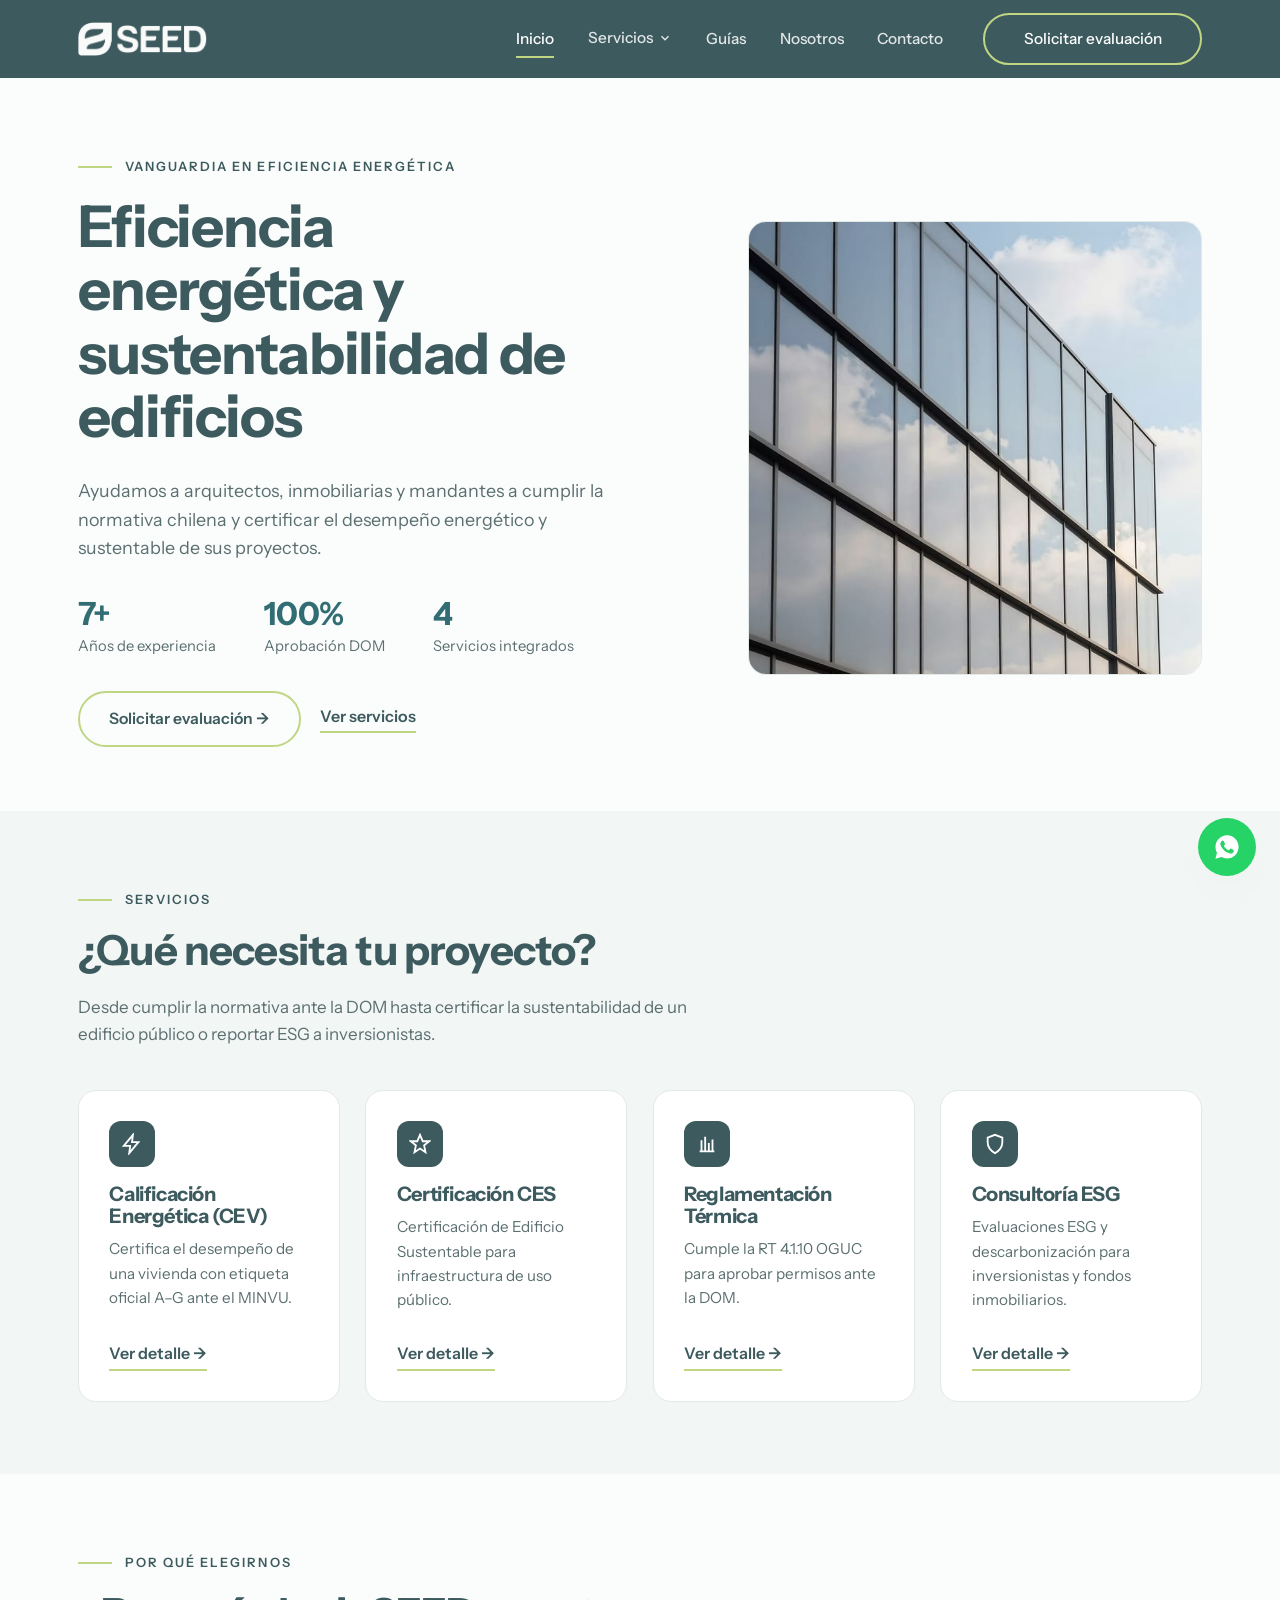
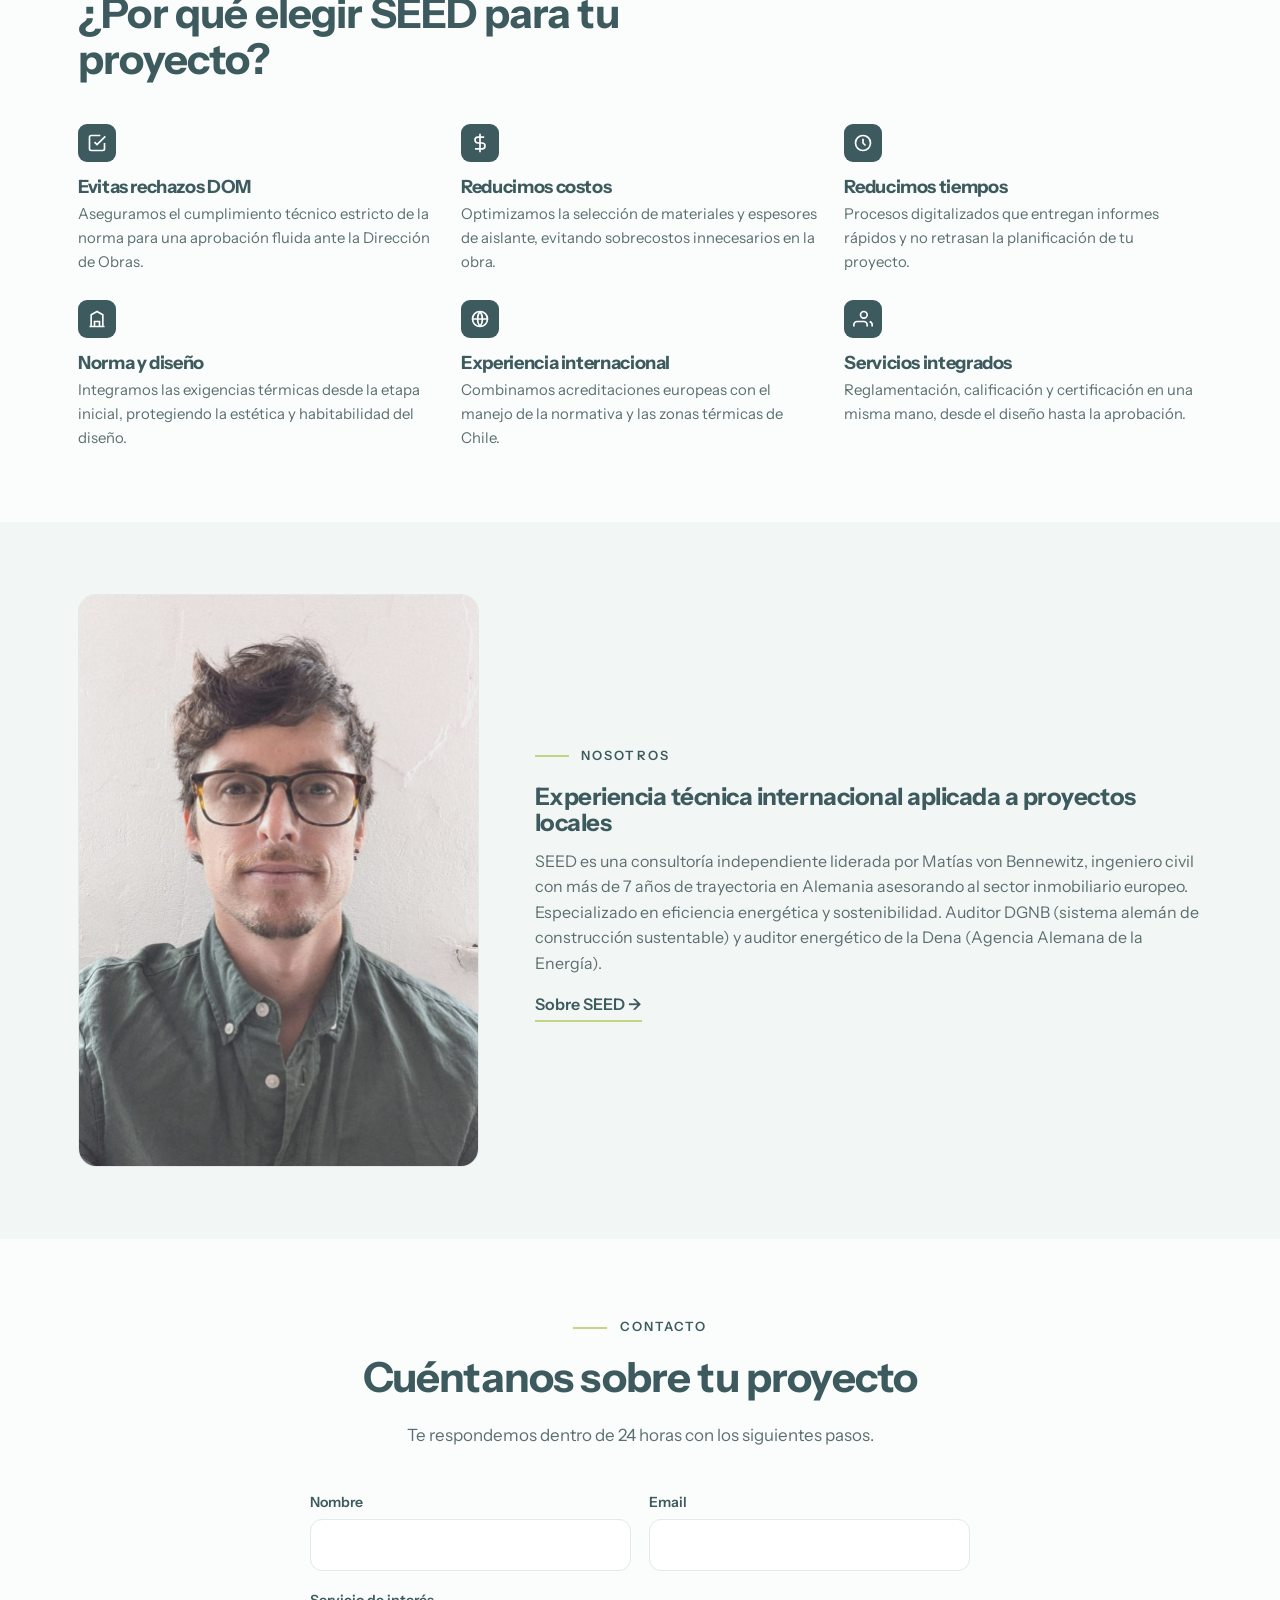
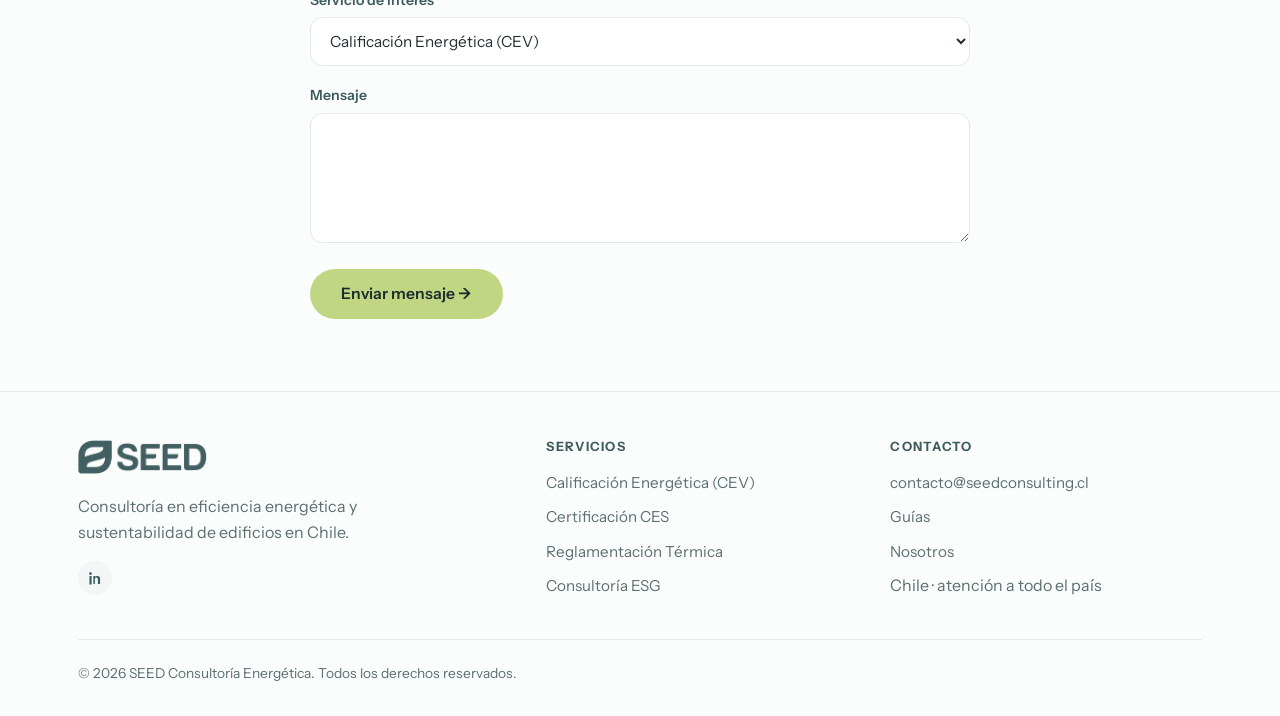
<file: index.html>
<!DOCTYPE html>
<html lang="es">
<head>
  <meta charset="UTF-8" />
  <meta name="viewport" content="width=device-width, initial-scale=1.0" />
  <title>Consultoría en Eficiencia Energética en Chile | SEED</title>
  <meta name="description" content="Consultoría en Calificación Energética (CEV), Certificación CES, Reglamentación Térmica y ESG en Chile." />
  <link rel="canonical" href="https://www.seedconsulting.cl/" />
  <link rel="icon" type="image/png" sizes="32x32" href="favicon-32.png" />
  <link rel="apple-touch-icon" href="apple-touch-icon.png" />
  <meta name="theme-color" content="#3D5A5E" />
  <meta property="og:type" content="website" />
  <meta property="og:site_name" content="SEED" />
  <meta property="og:locale" content="es_CL" />
  <meta property="og:url" content="https://www.seedconsulting.cl/" />
  <meta property="og:title" content="Consultoría en Eficiencia Energética en Chile | SEED" />
  <meta property="og:description" content="Consultoría en Calificación Energética (CEV), Certificación CES, Reglamentación Térmica y ESG en Chile." />
  <meta property="og:image" content="https://www.seedconsulting.cl/img/og-seed.jpg" />
  <meta property="og:image:width" content="1200" />
  <meta property="og:image:height" content="630" />
  <meta property="og:image:alt" content="SEED — Eficiencia energética y sustentabilidad de edificios, Chile" />
  <meta name="twitter:card" content="summary_large_image" />
  <meta name="twitter:title" content="Consultoría en Eficiencia Energética en Chile | SEED" />
  <meta name="twitter:description" content="Consultoría en Calificación Energética (CEV), Certificación CES, Reglamentación Térmica y ESG en Chile." />
  <meta name="twitter:image" content="https://www.seedconsulting.cl/img/og-seed.jpg" />
  <link rel="preconnect" href="https://fonts.googleapis.com" />
  <link rel="preconnect" href="https://fonts.gstatic.com" crossorigin />
  <link href="https://fonts.googleapis.com/css2?family=Instrument+Sans:ital,wght@0,400;0,500;0,600;0,700;1,400&display=swap" rel="stylesheet" />
  <link rel="stylesheet" href="styles.css" />
  <script type="application/ld+json">
  {
    "@context": "https://schema.org",
    "@type": "ProfessionalService",
    "name": "SEED Consultoría Energética",
    "url": "https://www.seedconsulting.cl/",
    "logo": "https://www.seedconsulting.cl/icon-512.png",
    "image": "https://www.seedconsulting.cl/img/og-seed.jpg",
    "description": "Consultoría en eficiencia energética y sustentabilidad de edificios en Chile: Calificación Energética (CEV), Certificación CES, Reglamentación Térmica 4.1.10 OGUC y consultoría ESG.",
    "email": "contacto@seedconsulting.cl",
    "areaServed": {
      "@type": "Country",
      "name": "Chile"
    },
    "founder": {
      "@type": "Person",
      "name": "Matías von Bennewitz"
    },
    "sameAs": [
      "https://www.linkedin.com/in/matias-von-bennewitz/"
    ],
    "knowsAbout": [
      "Calificación Energética de Viviendas (CEV)",
      "Certificación Edificio Sustentable (CES)",
      "Reglamentación Térmica 4.1.10 OGUC",
      "Consultoría ESG y descarbonización"
    ]
  }
  </script>
</head>
<body class="page-home">

  <a class="skip-link" href="#contenido">Saltar al contenido</a>

<header class="site-header">
    <div class="wrap nav">
      <a href="index.html" class="brand"><img src="img/logo-seed-blanco.png" alt="SEED" width="1081" height="280" loading="eager" fetchpriority="high" decoding="async"></a>
      <button class="nav-toggle" aria-label="Abrir menú" aria-expanded="false">
        <svg width="26" height="26" viewBox="0 0 24 24" fill="none" stroke="currentColor" stroke-width="2"><path d="M3 6h18M3 12h18M3 18h18"/></svg>
      </button>
      <ul class="nav-links">
        <li><a href="index.html" data-nav="inicio" class="active">Inicio</a></li>
        <li class="dropdown">
          <button class="dropdown-toggle" aria-expanded="false" aria-haspopup="true">
            Servicios
            <svg class="chev" width="14" height="14" viewBox="0 0 24 24" fill="none" stroke="currentColor" stroke-width="2.4"><path d="M6 9l6 6 6-6"/></svg>
          </button>
          <div class="dropdown-menu" role="menu">
            <a href="calificacion-energetica.html">Calificación Energética (CEV)<small>Etiqueta oficial A–G · MINVU</small></a>
            <a href="certificacion-ces.html">Certificación CES<small>Edificio Sustentable de uso público</small></a>
            <a href="reglamentacion-termica.html">Reglamentación Térmica<small>Cumplimiento 4.1.10 OGUC</small></a>
            <a href="consultoria-esg.html">Consultoría ESG<small>Descarbonización y marcos internacionales</small></a>
          </div>
        </li>
        <li><a href="guias.html" data-nav="guias">Guías</a></li>
        <li><a href="nosotros.html" data-nav="nosotros">Nosotros</a></li>
        <li><a href="contacto.html" data-nav="contacto">Contacto</a></li>
        <li class="nav-cta"><a href="contacto.html" class="btn btn-ghost-light">Solicitar evaluación</a></li>
      </ul>
    </div>
  </header>

  <main id="contenido">

  <!-- HERO dividido -->
  <section class="hero">
    <div class="wrap hero-split">
      <div>
        <span class="eyebrow">Vanguardia en eficiencia energética</span>
        <h1>Eficiencia energética y sustentabilidad de edificios</h1>
        <p class="lead">Ayudamos a arquitectos, inmobiliarias y mandantes a cumplir la normativa chilena y certificar el desempeño energético y sustentable de sus proyectos.</p>
        <div class="hero-stats">
          <div><div class="num">7+</div><div class="lbl">Años de experiencia</div></div>
          <div><div class="num">100%</div><div class="lbl">Aprobación DOM</div></div>
          <div><div class="num">4</div><div class="lbl">Servicios integrados</div></div>
        </div>
        <div class="hero-actions">
          <a href="contacto.html" class="btn btn-ghost">Solicitar evaluación →</a>
          <a href="#servicios" class="btn-text">Ver servicios</a>
        </div>
      </div>
      <div class="media reveal"><img src="img/hero-fachada.jpg" alt="Fachada de edificio con muro cortina de vidrio reflejando el cielo" width="748" height="859" loading="eager" fetchpriority="high" decoding="async"></div>
    </div>
  </section>

  <!-- SERVICIOS -->
  <section id="servicios" class="section-alt">
    <div class="wrap">
      <div class="sec-head reveal">
        <span class="eyebrow">Servicios</span>
        <h2>¿Qué necesita tu proyecto?</h2>
        <p>Desde cumplir la normativa ante la DOM hasta certificar la sustentabilidad de un edificio público o reportar ESG a inversionistas.</p>
      </div>
      <div class="grid grid-4">
        <a href="calificacion-energetica.html" class="svc-card reveal">
          <div class="feature-ico"><svg width="22" height="22" viewBox="0 0 24 24" fill="none" stroke="currentColor" stroke-width="2"><path d="M13 2L3 14h7l-1 8 10-12h-7z"/></svg></div>
          <h3>Calificación Energética (CEV)</h3>
          <p>Certifica el desempeño de una vivienda con etiqueta oficial A–G ante el MINVU.</p>
          <span class="btn-text">Ver detalle →</span>
        </a>
        <a href="certificacion-ces.html" class="svc-card reveal">
          <div class="feature-ico"><svg width="22" height="22" viewBox="0 0 24 24" fill="none" stroke="currentColor" stroke-width="2"><path d="M12 2l3 7h7l-5.5 4.5L18 21l-6-4-6 4 1.5-7.5L2 9h7z"/></svg></div>
          <h3>Certificación CES</h3>
          <p>Certificación de Edificio Sustentable para infraestructura de uso público.</p>
          <span class="btn-text">Ver detalle →</span>
        </a>
        <a href="reglamentacion-termica.html" class="svc-card reveal">
          <div class="feature-ico"><svg width="22" height="22" viewBox="0 0 24 24" fill="none" stroke="currentColor" stroke-width="2"><path d="M4 20h16M6 20V8m4 12V4m4 16v-9m4 9V7"/></svg></div>
          <h3>Reglamentación Térmica</h3>
          <p>Cumple la RT 4.1.10 OGUC para aprobar permisos ante la DOM.</p>
          <span class="btn-text">Ver detalle →</span>
        </a>
        <a href="consultoria-esg.html" class="svc-card reveal">
          <div class="feature-ico"><svg width="22" height="22" viewBox="0 0 24 24" fill="none" stroke="currentColor" stroke-width="2"><path d="M12 22c5-3 8-7 8-12V5l-8-3-8 3v5c0 5 3 9 8 12z"/></svg></div>
          <h3>Consultoría ESG</h3>
          <p>Evaluaciones ESG y descarbonización para inversionistas y fondos inmobiliarios.</p>
          <span class="btn-text">Ver detalle →</span>
        </a>
      </div>
    </div>
  </section>

  <!-- POR QUÉ SEED -->
  <section>
    <div class="wrap">
      <div class="sec-head reveal">
        <span class="eyebrow">Por qué elegirnos</span>
        <h2>¿Por qué elegir SEED para tu proyecto?</h2>
      </div>
      <div class="grid grid-3">
        <div class="feature reveal">
          <div class="feature-icon-sq"><svg width="20" height="20" viewBox="0 0 24 24" fill="none" stroke="currentColor" stroke-width="2"><path d="M9 11l3 3L22 4M21 12v7a2 2 0 01-2 2H5a2 2 0 01-2-2V5a2 2 0 012-2h11"/></svg></div>
          <h3>Evitas rechazos DOM</h3>
          <p>Aseguramos el cumplimiento técnico estricto de la norma para una aprobación fluida ante la Dirección de Obras.</p>
        </div>
        <div class="feature reveal">
          <div class="feature-icon-sq"><svg width="20" height="20" viewBox="0 0 24 24" fill="none" stroke="currentColor" stroke-width="2"><path d="M12 1v22M17 5H9.5a3.5 3.5 0 000 7h5a3.5 3.5 0 010 7H6"/></svg></div>
          <h3>Reducimos costos</h3>
          <p>Optimizamos la selección de materiales y espesores de aislante, evitando sobrecostos innecesarios en la obra.</p>
        </div>
        <div class="feature reveal">
          <div class="feature-icon-sq"><svg width="20" height="20" viewBox="0 0 24 24" fill="none" stroke="currentColor" stroke-width="2"><circle cx="12" cy="12" r="9"/><path d="M12 7v5l3 3"/></svg></div>
          <h3>Reducimos tiempos</h3>
          <p>Procesos digitalizados que entregan informes rápidos y no retrasan la planificación de tu proyecto.</p>
        </div>
        <div class="feature reveal">
          <div class="feature-icon-sq"><svg width="20" height="20" viewBox="0 0 24 24" fill="none" stroke="currentColor" stroke-width="2"><path d="M3 21h18M5 21V7l7-4 7 4v14M9 21v-6h6v6"/></svg></div>
          <h3>Norma y diseño</h3>
          <p>Integramos las exigencias térmicas desde la etapa inicial, protegiendo la estética y habitabilidad del diseño.</p>
        </div>
        <div class="feature reveal">
          <div class="feature-icon-sq"><svg width="20" height="20" viewBox="0 0 24 24" fill="none" stroke="currentColor" stroke-width="2"><circle cx="12" cy="12" r="9"/><path d="M3 12h18M12 3a15 15 0 010 18M12 3a15 15 0 000 18"/></svg></div>
          <h3>Experiencia internacional</h3>
          <p>Combinamos acreditaciones europeas con el manejo de la normativa y las zonas térmicas de Chile.</p>
        </div>
        <div class="feature reveal">
          <div class="feature-icon-sq"><svg width="20" height="20" viewBox="0 0 24 24" fill="none" stroke="currentColor" stroke-width="2"><path d="M17 21v-2a4 4 0 00-4-4H5a4 4 0 00-4 4v2M9 7a4 4 0 108 0 4 4 0 00-8 0M23 21v-2a4 4 0 00-3-3.87"/></svg></div>
          <h3>Servicios integrados</h3>
          <p>Reglamentación, calificación y certificación en una misma mano, desde el diseño hasta la aprobación.</p>
        </div>
      </div>
    </div>
  </section>

  <!-- NOSOTROS teaser -->
  <section class="section-alt">
    <div class="wrap">
      <div class="bio">
        <div class="bio-photo reveal"><img src="img/matias-von-bennewitz.jpg" alt="Matías von Bennewitz, fundador de SEED" width="800" height="1147" loading="lazy" decoding="async"></div>
        <div class="reveal">
          <span class="eyebrow">Nosotros</span>
          <h2>Experiencia técnica internacional aplicada a proyectos locales</h2>
          <p>SEED es una consultoría independiente liderada por Matías von Bennewitz, ingeniero civil con más de 7 años de trayectoria en Alemania asesorando al sector inmobiliario europeo. Especializado en eficiencia energética y sostenibilidad. Auditor DGNB (sistema alemán de construcción sustentable) y auditor energético de la Dena (Agencia Alemana de la Energía).</p>
          <a href="nosotros.html" class="btn-text">Sobre SEED →</a>
        </div>
      </div>
    </div>
  </section>

  <!-- CONTACTO -->
  <section id="contacto">
    <div class="wrap">
      <div class="sec-head center reveal">
        <span class="eyebrow">Contacto</span>
        <h2>Cuéntanos sobre tu proyecto</h2>
        <p>Te respondemos dentro de 24 horas con los siguientes pasos.</p>
      </div>
      <div style="max-width:660px;margin:0 auto;">
        <form class="form-grid" data-contact action="https://formspree.io/f/xkodwdzw" method="POST">
          <input type="hidden" name="_subject" value="Nuevo contacto — seedconsulting.cl" />
          <input type="text" name="_gotcha" style="display:none" tabindex="-1" autocomplete="off" aria-hidden="true" />
          <div class="two-col">
            <div class="field"><label for="i-nombre">Nombre</label><input id="i-nombre" name="nombre" type="text" required /></div>
            <div class="field"><label for="i-email">Email</label><input id="i-email" name="email" type="email" required /></div>
          </div>
          <div class="field">
            <label for="i-servicio">Servicio de interés</label>
            <select id="i-servicio" name="servicio">
              <option>Calificación Energética (CEV)</option>
              <option>Certificación CES</option>
              <option>Reglamentación Térmica</option>
              <option>Consultoría ESG</option>
            </select>
          </div>
          <div class="field"><label for="i-msg">Mensaje</label><textarea id="i-msg" name="mensaje" required></textarea></div>
          <div><button type="submit" class="btn btn-green">Enviar mensaje →</button></div>
          <p class="form-note" role="status"></p>
        </form>
      </div>
    </div>
  </section>
  </main>


<footer class="site-footer">
    <div class="wrap">
      <div class="footer-top">
        <div>
          <a href="index.html" class="brand"><img src="img/logo-seed-verde.png" alt="SEED" width="1081" height="280" loading="lazy" decoding="async"></a>
          <p style="max-width:34ch;margin-top:.8rem;">Consultoría en eficiencia energética y sustentabilidad de edificios en Chile.</p>
          <div class="social">
            <a href="https://www.linkedin.com/in/matias-von-bennewitz/" target="_blank" rel="noopener" aria-label="LinkedIn"><svg width="17" height="17" viewBox="0 0 24 24" fill="currentColor"><path d="M6.94 5a2 2 0 11-4 0 2 2 0 014 0zM3.5 8.5h3v12h-3v-12zM9 8.5h2.9v1.6h.04c.4-.76 1.4-1.56 2.86-1.56 3.06 0 3.63 2 3.63 4.6v6.76h-3v-6c0-1.43-.03-3.27-2-3.27-2 0-2.3 1.56-2.3 3.17v6.1H9v-12z"/></svg></a>
          </div>
        </div>
        <div>
          <h4>Servicios</h4>
          <ul class="footer-links">
            <li><a href="calificacion-energetica.html">Calificación Energética (CEV)</a></li>
            <li><a href="certificacion-ces.html">Certificación CES</a></li>
            <li><a href="reglamentacion-termica.html">Reglamentación Térmica</a></li>
            <li><a href="consultoria-esg.html">Consultoría ESG</a></li>
          </ul>
        </div>
        <div>
          <h4>Contacto</h4>
          <ul class="footer-links">
            <li><a href="mailto:contacto@seedconsulting.cl">contacto@seedconsulting.cl</a></li>
            <li><a href="guias.html">Guías</a></li>
            <li><a href="nosotros.html">Nosotros</a></li>
            <li><span style="color:var(--ink-soft);">Chile · atención a todo el país</span></li>
          </ul>
        </div>
      </div>
      <div class="footer-bottom">
        <span>© 2026 SEED Consultoría Energética. Todos los derechos reservados.</span>
      </div>
    </div>
  </footer>
  <script>
document.querySelectorAll('.dropdown').forEach(function(dd){
  var t=dd.querySelector('.dropdown-toggle');
  t.addEventListener('click',function(e){
    e.stopPropagation();
    var w=dd.classList.contains('open');
    document.querySelectorAll('.dropdown.open').forEach(function(o){o.classList.remove('open')});
    if(!w)dd.classList.add('open');
    t.setAttribute('aria-expanded',String(!w));
  });
});
document.addEventListener('click',function(){document.querySelectorAll('.dropdown.open').forEach(function(o){o.classList.remove('open')})});
var nt=document.querySelector('.nav-toggle'),nl=document.querySelector('.nav-links');
if(nt){nt.addEventListener('click',function(){var o=nl.classList.toggle('open');nt.setAttribute('aria-expanded',String(o))})}
document.querySelectorAll('.faq-q').forEach(function(q){
  q.addEventListener('click',function(){
    var i=q.closest('.faq-item'),a=i.querySelector('.faq-a'),o=i.classList.toggle('open');
    a.style.maxHeight=o?a.scrollHeight+'px':null;q.setAttribute('aria-expanded',String(o));
  });
});
var io=new IntersectionObserver(function(es){es.forEach(function(e){if(e.isIntersecting){e.target.classList.add('in');io.unobserve(e.target)}})},{threshold:.12});
document.querySelectorAll('.reveal').forEach(function(el){io.observe(el)});
document.querySelectorAll('form[data-contact]').forEach(function(f){
  f.addEventListener('submit',function(e){
    e.preventDefault();
    var n=f.querySelector('.form-note');
    var b=f.querySelector('button[type="submit"]');
    var orig=b.textContent;
    b.disabled=true;b.textContent='Enviando…';
    fetch(f.action,{method:'POST',body:new FormData(f),headers:{'Accept':'application/json'}})
      .then(function(r){
        if(!r.ok)throw new Error('HTTP '+r.status);
        if(n){n.textContent='Gracias, hemos recibido tu mensaje. Te responderemos dentro de 24 horas.';n.classList.remove('error');n.style.display='block'}
        f.reset();
      })
      .catch(function(){
        if(n){n.textContent='No pudimos enviar el mensaje. Inténtalo de nuevo o escríbenos directo a contacto@seedconsulting.cl.';n.classList.add('error');n.style.display='block'}
      })
      .finally(function(){b.disabled=false;b.textContent=orig});
  });
});

</script>

  <a class="whatsapp-float" href="https://wa.me/56930146003?text=Hola%2C%20me%20gustar%C3%ADa%20m%C3%A1s%20informaci%C3%B3n%20sobre%20sus%20servicios." target="_blank" rel="noopener" aria-label="Escríbenos por WhatsApp">
    <svg width="28" height="28" viewBox="0 0 24 24" fill="#fff"><path d="M12.04 2C6.58 2 2.13 6.45 2.13 11.91c0 1.75.46 3.45 1.32 4.95L2.05 22l5.25-1.38a9.9 9.9 0 004.74 1.21h.01c5.46 0 9.9-4.45 9.9-9.91 0-2.65-1.03-5.14-2.9-7.01A9.82 9.82 0 0012.05 2h-.01zm5.8 14.13c-.24.68-1.4 1.3-1.93 1.38-.5.08-1.12.11-1.8-.11-.42-.13-.96-.31-1.65-.61-2.9-1.25-4.8-4.17-4.94-4.36-.14-.19-1.18-1.57-1.18-3 0-1.42.75-2.12 1.01-2.41.27-.29.58-.36.78-.36.19 0 .39 0 .56.01.18.01.42-.07.65.5.24.58.82 2 .89 2.15.07.14.12.31.02.5-.09.19-.14.31-.28.48-.14.17-.29.37-.42.5-.14.14-.28.29-.12.57.16.28.71 1.17 1.53 1.9 1.05.94 1.94 1.23 2.22 1.37.28.14.44.12.61-.07.16-.19.68-.79.87-1.07.18-.27.37-.23.62-.14.25.09 1.6.76 1.87.9.28.14.46.21.53.32.07.12.07.68-.17 1.36z"/></svg>
  </a>

</body>
</html>
</file>
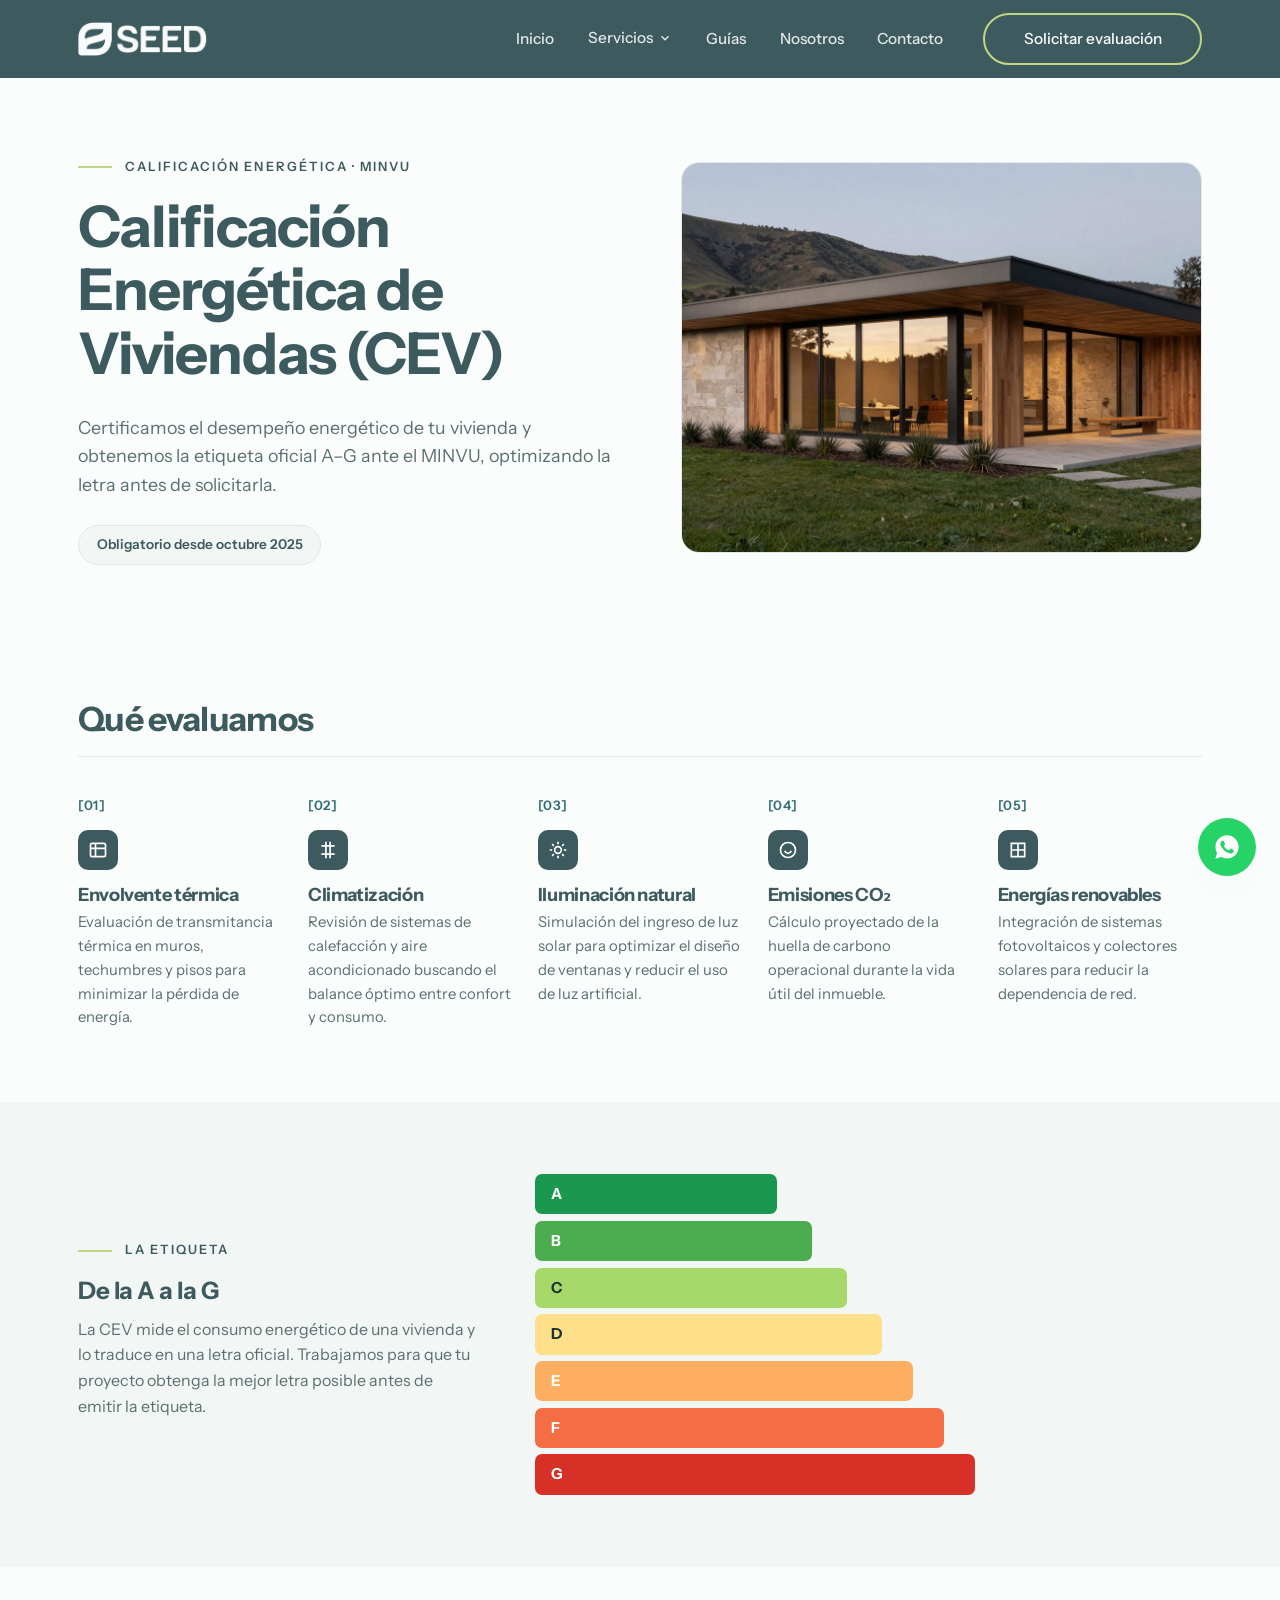
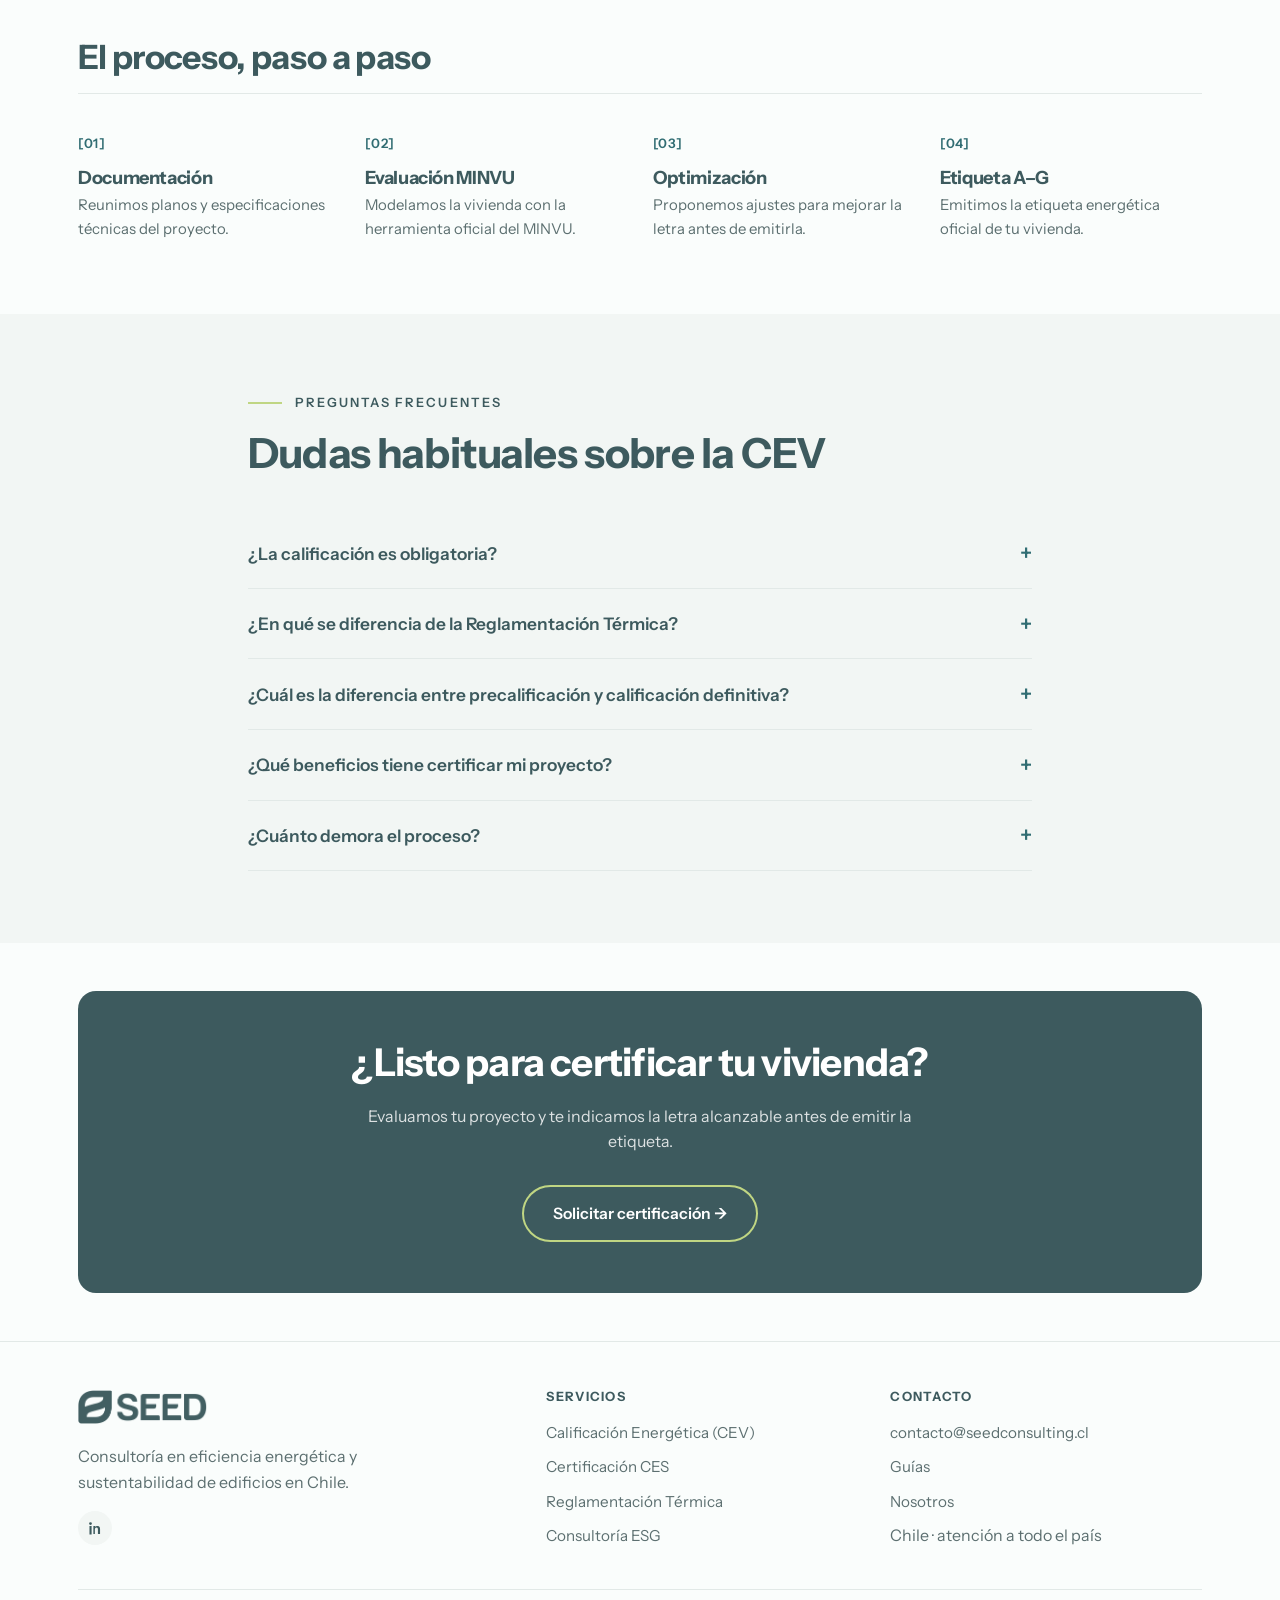
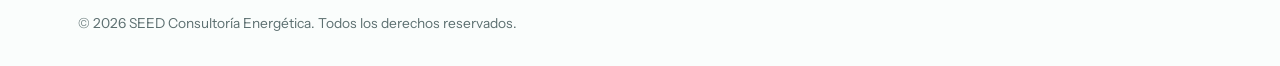
<file: calificacion-energetica.html>
<!DOCTYPE html>
<html lang="es">
<head>
  <meta charset="UTF-8" />
  <meta name="viewport" content="width=device-width, initial-scale=1.0" />
  <title>Calificación Energética de Viviendas (CEV) en Chile | SEED</title>
  <meta name="description" content="Certificamos el desempeño energético de tu vivienda con etiqueta oficial A–G ante el MINVU. Obligatorio desde octubre 2025." />
  <link rel="canonical" href="https://www.seedconsulting.cl/calificacion-energetica.html" />
  <link rel="icon" type="image/png" sizes="32x32" href="favicon-32.png" />
  <link rel="apple-touch-icon" href="apple-touch-icon.png" />
  <meta name="theme-color" content="#3D5A5E" />
  <meta property="og:type" content="website" />
  <meta property="og:site_name" content="SEED" />
  <meta property="og:locale" content="es_CL" />
  <meta property="og:url" content="https://www.seedconsulting.cl/calificacion-energetica.html" />
  <meta property="og:title" content="Calificación Energética de Viviendas (CEV) en Chile | SEED" />
  <meta property="og:description" content="Certificamos el desempeño energético de tu vivienda con etiqueta oficial A–G ante el MINVU. Obligatorio desde octubre 2025." />
  <meta property="og:image" content="https://www.seedconsulting.cl/img/og-seed.jpg" />
  <meta property="og:image:width" content="1200" />
  <meta property="og:image:height" content="630" />
  <meta property="og:image:alt" content="SEED — Eficiencia energética y sustentabilidad de edificios, Chile" />
  <meta name="twitter:card" content="summary_large_image" />
  <meta name="twitter:title" content="Calificación Energética de Viviendas (CEV) en Chile | SEED" />
  <meta name="twitter:description" content="Certificamos el desempeño energético de tu vivienda con etiqueta oficial A–G ante el MINVU. Obligatorio desde octubre 2025." />
  <meta name="twitter:image" content="https://www.seedconsulting.cl/img/og-seed.jpg" />
  <link rel="preconnect" href="https://fonts.googleapis.com" />
  <link rel="preconnect" href="https://fonts.gstatic.com" crossorigin />
  <link href="https://fonts.googleapis.com/css2?family=Instrument+Sans:ital,wght@0,400;0,500;0,600;0,700;1,400&display=swap" rel="stylesheet" />
  <link rel="stylesheet" href="styles.css" />
  <script type="application/ld+json">
  {
    "@context": "https://schema.org",
    "@type": "Service",
    "name": "Calificación Energética de Viviendas (CEV)",
    "serviceType": "Calificación energética de viviendas",
    "provider": {
      "@type": "ProfessionalService",
      "name": "SEED Consultoría Energética",
      "url": "https://www.seedconsulting.cl/"
    },
    "areaServed": {
      "@type": "Country",
      "name": "Chile"
    },
    "url": "https://www.seedconsulting.cl/calificacion-energetica.html",
    "description": "Certificación del desempeño energético de viviendas con etiqueta oficial A–G ante el MINVU, con optimización de la letra antes de solicitarla."
  }
  </script>
  <script type="application/ld+json">
  {
    "@context": "https://schema.org",
    "@type": "FAQPage",
    "mainEntity": [
      {
        "@type": "Question",
        "name": "¿La calificación es obligatoria?",
        "acceptedAnswer": {
          "@type": "Answer",
          "text": "Sí. Desde el 5 de octubre de 2025 la Calificación Energética es obligatoria para viviendas nuevas, en el marco de la Ley N°21.305 y su Decreto N°5 de octubre de 2024, y se solicita como parte de la tramitación ante el MINVU."
        }
      },
      {
        "@type": "Question",
        "name": "¿En qué se diferencia de la Reglamentación Térmica?",
        "acceptedAnswer": {
          "@type": "Answer",
          "text": "La Reglamentación Térmica es un requisito de construcción que se aprueba ante la DOM; la CEV certifica el desempeño energético global de la vivienda con una etiqueta A–G. Son complementarias y las integramos en un mismo servicio."
        }
      },
      {
        "@type": "Question",
        "name": "¿Cuál es la diferencia entre precalificación y calificación definitiva?",
        "acceptedAnswer": {
          "@type": "Answer",
          "text": "La precalificación se obtiene en etapa de proyecto y tiene carácter referencial. La calificación definitiva se emite sobre la obra terminada, acompaña el contrato de compraventa y tiene una vigencia de 10 años."
        }
      },
      {
        "@type": "Question",
        "name": "¿Qué beneficios tiene certificar mi proyecto?",
        "acceptedAnswer": {
          "@type": "Answer",
          "text": "Para inmobiliarias y constructoras, es un diferenciador comercial y en algunos casos permite acceder a condiciones hipotecarias preferentes para los compradores. Para quien compra, entrega información objetiva y comparable: una vivienda con letra A o B puede alcanzar hasta un 80% menos de consumo energético que una vivienda sin calificar."
        }
      },
      {
        "@type": "Question",
        "name": "¿Cuánto demora el proceso?",
        "acceptedAnswer": {
          "@type": "Answer",
          "text": "Habitualmente entre 2 y 4 semanas, dependiendo de la disponibilidad de la documentación del proyecto y de los ajustes de optimización que se decidan aplicar."
        }
      }
    ]
  }
  </script>
</head>
<body class="page-cev">

  <a class="skip-link" href="#contenido">Saltar al contenido</a>

<header class="site-header">
    <div class="wrap nav">
      <a href="index.html" class="brand"><img src="img/logo-seed-blanco.png" alt="SEED" width="1081" height="280" loading="eager" fetchpriority="high" decoding="async"></a>
      <button class="nav-toggle" aria-label="Abrir menú" aria-expanded="false">
        <svg width="26" height="26" viewBox="0 0 24 24" fill="none" stroke="currentColor" stroke-width="2"><path d="M3 6h18M3 12h18M3 18h18"/></svg>
      </button>
      <ul class="nav-links">
        <li><a href="index.html" data-nav="inicio">Inicio</a></li>
        <li class="dropdown">
          <button class="dropdown-toggle" aria-expanded="false" aria-haspopup="true">
            Servicios
            <svg class="chev" width="14" height="14" viewBox="0 0 24 24" fill="none" stroke="currentColor" stroke-width="2.4"><path d="M6 9l6 6 6-6"/></svg>
          </button>
          <div class="dropdown-menu" role="menu">
            <a href="calificacion-energetica.html">Calificación Energética (CEV)<small>Etiqueta oficial A–G · MINVU</small></a>
            <a href="certificacion-ces.html">Certificación CES<small>Edificio Sustentable de uso público</small></a>
            <a href="reglamentacion-termica.html">Reglamentación Térmica<small>Cumplimiento 4.1.10 OGUC</small></a>
            <a href="consultoria-esg.html">Consultoría ESG<small>Descarbonización y marcos internacionales</small></a>
          </div>
        </li>
        <li><a href="guias.html" data-nav="guias">Guías</a></li>
        <li><a href="nosotros.html" data-nav="nosotros">Nosotros</a></li>
        <li><a href="contacto.html" data-nav="contacto">Contacto</a></li>
        <li class="nav-cta"><a href="contacto.html" class="btn btn-ghost-light">Solicitar evaluación</a></li>
      </ul>
    </div>
  </header>

  <main id="contenido">

  <!-- HERO dividido -->
  <section class="hero">
    <div class="wrap hero-split">
      <div>
        <span class="eyebrow">Calificación Energética · MINVU</span>
        <h1>Calificación Energética de Viviendas (CEV)</h1>
        <p class="lead">Certificamos el desempeño energético de tu vivienda y obtenemos la etiqueta oficial A–G ante el MINVU, optimizando la letra antes de solicitarla.</p>
        <div style="margin-top:1.6rem;"><span class="badge">Obligatorio desde octubre 2025</span></div>
      </div>
      <div class="media reveal"><img src="img/vivienda-eficiencia-energetica.jpg" alt="Vivienda contemporánea de eficiencia energética al atardecer" width="1400" height="788" loading="eager" fetchpriority="high" decoding="async"></div>
    </div>
  </section>

  <!-- Qué evaluamos -->
  <section>
    <div class="wrap">
      <div class="ruled-title reveal"><h2>Qué evaluamos</h2></div>
      <div class="grid grid-5">
        <div class="feature reveal"><span class="idx">[01]</span><div class="feature-ico"><svg width="20" height="20" viewBox="0 0 24 24" fill="none" stroke="currentColor" stroke-width="2"><rect x="3" y="4" width="18" height="16" rx="2"/><path d="M3 10h18M9 4v16"/></svg></div><h3>Envolvente térmica</h3><p>Evaluación de transmitancia térmica en muros, techumbres y pisos para minimizar la pérdida de energía.</p></div>
        <div class="feature reveal"><span class="idx">[02]</span><div class="feature-ico"><svg width="20" height="20" viewBox="0 0 24 24" fill="none" stroke="currentColor" stroke-width="2"><path d="M9.5 2v20M14.5 2v20M4 7h16M4 17h16"/></svg></div><h3>Climatización</h3><p>Revisión de sistemas de calefacción y aire acondicionado buscando el balance óptimo entre confort y consumo.</p></div>
        <div class="feature reveal"><span class="idx">[03]</span><div class="feature-ico"><svg width="20" height="20" viewBox="0 0 24 24" fill="none" stroke="currentColor" stroke-width="2"><circle cx="12" cy="12" r="4"/><path d="M12 2v3M12 19v3M2 12h3M19 12h3M5 5l2 2M17 17l2 2M5 19l2-2M17 7l2-2"/></svg></div><h3>Iluminación natural</h3><p>Simulación del ingreso de luz solar para optimizar el diseño de ventanas y reducir el uso de luz artificial.</p></div>
        <div class="feature reveal"><span class="idx">[04]</span><div class="feature-ico"><svg width="20" height="20" viewBox="0 0 24 24" fill="none" stroke="currentColor" stroke-width="2"><path d="M12 3a9 9 0 100 18 9 9 0 000-18zM8 13c1 2 3 3 4 3s3-1 4-3"/></svg></div><h3>Emisiones CO₂</h3><p>Cálculo proyectado de la huella de carbono operacional durante la vida útil del inmueble.</p></div>
        <div class="feature reveal"><span class="idx">[05]</span><div class="feature-ico"><svg width="20" height="20" viewBox="0 0 24 24" fill="none" stroke="currentColor" stroke-width="2"><path d="M4 4h16v16H4zM4 12h16M12 4v16"/></svg></div><h3>Energías renovables</h3><p>Integración de sistemas fotovoltaicos y colectores solares para reducir la dependencia de red.</p></div>
      </div>
    </div>
  </section>

  <!-- Escala A-G -->
  <section class="section-alt">
    <div class="wrap">
      <div class="bio">
        <div class="reveal">
          <span class="eyebrow">La etiqueta</span>
          <h2>De la A a la G</h2>
          <p>La CEV mide el consumo energético de una vivienda y lo traduce en una letra oficial. Trabajamos para que tu proyecto obtenga la mejor letra posible antes de emitir la etiqueta.</p>
        </div>
        <div class="energy-scale reveal">
          <div class="energy-row energy-a">A</div>
          <div class="energy-row energy-b">B</div>
          <div class="energy-row energy-c">C</div>
          <div class="energy-row energy-d">D</div>
          <div class="energy-row energy-e">E</div>
          <div class="energy-row energy-f">F</div>
          <div class="energy-row energy-g">G</div>
        </div>
      </div>
    </div>
  </section>

  <!-- Proceso -->
  <section>
    <div class="wrap">
      <div class="ruled-title reveal"><h2>El proceso, paso a paso</h2></div>
      <div class="grid grid-4">
        <div class="feature reveal"><span class="idx">[01]</span><h3>Documentación</h3><p>Reunimos planos y especificaciones técnicas del proyecto.</p></div>
        <div class="feature reveal"><span class="idx">[02]</span><h3>Evaluación MINVU</h3><p>Modelamos la vivienda con la herramienta oficial del MINVU.</p></div>
        <div class="feature reveal"><span class="idx">[03]</span><h3>Optimización</h3><p>Proponemos ajustes para mejorar la letra antes de emitirla.</p></div>
        <div class="feature reveal"><span class="idx">[04]</span><h3>Etiqueta A–G</h3><p>Emitimos la etiqueta energética oficial de tu vivienda.</p></div>
      </div>
    </div>
  </section>

  <!-- FAQ -->
  <section class="section-alt">
    <div class="wrap" style="max-width:840px;">
      <div class="sec-head reveal">
        <span class="eyebrow">Preguntas frecuentes</span>
        <h2>Dudas habituales sobre la CEV</h2>
      </div>
      <div class="reveal">
        <div class="faq-item"><button class="faq-q" aria-expanded="false">¿La calificación es obligatoria? <span class="plus">+</span></button><div class="faq-a"><p>Sí. Desde el 5 de octubre de 2025 la Calificación Energética es obligatoria para viviendas nuevas, en el marco de la Ley N°21.305 y su Decreto N°5 de octubre de 2024, y se solicita como parte de la tramitación ante el MINVU.</p></div></div>
        <div class="faq-item"><button class="faq-q" aria-expanded="false">¿En qué se diferencia de la Reglamentación Térmica? <span class="plus">+</span></button><div class="faq-a"><p>La Reglamentación Térmica es un requisito de construcción que se aprueba ante la DOM; la CEV certifica el desempeño energético global de la vivienda con una etiqueta A–G. Son complementarias y las integramos en un mismo servicio.</p></div></div>
        <div class="faq-item"><button class="faq-q" aria-expanded="false">¿Cuál es la diferencia entre precalificación y calificación definitiva? <span class="plus">+</span></button><div class="faq-a"><p>La precalificación se obtiene en etapa de proyecto y tiene carácter referencial. La calificación definitiva se emite sobre la obra terminada, acompaña el contrato de compraventa y tiene una vigencia de 10 años.</p></div></div>
        <div class="faq-item"><button class="faq-q" aria-expanded="false">¿Qué beneficios tiene certificar mi proyecto? <span class="plus">+</span></button><div class="faq-a"><p>Para inmobiliarias y constructoras, es un diferenciador comercial y en algunos casos permite acceder a condiciones hipotecarias preferentes para los compradores. Para quien compra, entrega información objetiva y comparable: una vivienda con letra A o B puede alcanzar hasta un 80% menos de consumo energético que una vivienda sin calificar.</p></div></div>
        <div class="faq-item"><button class="faq-q" aria-expanded="false">¿Cuánto demora el proceso? <span class="plus">+</span></button><div class="faq-a"><p>Habitualmente entre 2 y 4 semanas, dependiendo de la disponibilidad de la documentación del proyecto y de los ajustes de optimización que se decidan aplicar.</p></div></div>
      </div>
    </div>
  </section>

  <!-- CTA -->
  <section class="tight">
    <div class="wrap">
      <div class="cta-banner reveal">
        <h2>¿Listo para certificar tu vivienda?</h2>
        <p>Evaluamos tu proyecto y te indicamos la letra alcanzable antes de emitir la etiqueta.</p>
        <a href="contacto.html" class="btn btn-ghost-light">Solicitar certificación →</a>
      </div>
    </div>
  </section>
  </main>


<footer class="site-footer">
    <div class="wrap">
      <div class="footer-top">
        <div>
          <a href="index.html" class="brand"><img src="img/logo-seed-verde.png" alt="SEED" width="1081" height="280" loading="lazy" decoding="async"></a>
          <p style="max-width:34ch;margin-top:.8rem;">Consultoría en eficiencia energética y sustentabilidad de edificios en Chile.</p>
          <div class="social">
            <a href="https://www.linkedin.com/in/matias-von-bennewitz/" target="_blank" rel="noopener" aria-label="LinkedIn"><svg width="17" height="17" viewBox="0 0 24 24" fill="currentColor"><path d="M6.94 5a2 2 0 11-4 0 2 2 0 014 0zM3.5 8.5h3v12h-3v-12zM9 8.5h2.9v1.6h.04c.4-.76 1.4-1.56 2.86-1.56 3.06 0 3.63 2 3.63 4.6v6.76h-3v-6c0-1.43-.03-3.27-2-3.27-2 0-2.3 1.56-2.3 3.17v6.1H9v-12z"/></svg></a>
          </div>
        </div>
        <div>
          <h4>Servicios</h4>
          <ul class="footer-links">
            <li><a href="calificacion-energetica.html">Calificación Energética (CEV)</a></li>
            <li><a href="certificacion-ces.html">Certificación CES</a></li>
            <li><a href="reglamentacion-termica.html">Reglamentación Térmica</a></li>
            <li><a href="consultoria-esg.html">Consultoría ESG</a></li>
          </ul>
        </div>
        <div>
          <h4>Contacto</h4>
          <ul class="footer-links">
            <li><a href="mailto:contacto@seedconsulting.cl">contacto@seedconsulting.cl</a></li>
            <li><a href="guias.html">Guías</a></li>
            <li><a href="nosotros.html">Nosotros</a></li>
            <li><span style="color:var(--ink-soft);">Chile · atención a todo el país</span></li>
          </ul>
        </div>
      </div>
      <div class="footer-bottom">
        <span>© 2026 SEED Consultoría Energética. Todos los derechos reservados.</span>
      </div>
    </div>
  </footer>
  <script>
document.querySelectorAll('.dropdown').forEach(function(dd){
  var t=dd.querySelector('.dropdown-toggle');
  t.addEventListener('click',function(e){
    e.stopPropagation();
    var w=dd.classList.contains('open');
    document.querySelectorAll('.dropdown.open').forEach(function(o){o.classList.remove('open')});
    if(!w)dd.classList.add('open');
    t.setAttribute('aria-expanded',String(!w));
  });
});
document.addEventListener('click',function(){document.querySelectorAll('.dropdown.open').forEach(function(o){o.classList.remove('open')})});
var nt=document.querySelector('.nav-toggle'),nl=document.querySelector('.nav-links');
if(nt){nt.addEventListener('click',function(){var o=nl.classList.toggle('open');nt.setAttribute('aria-expanded',String(o))})}
document.querySelectorAll('.faq-q').forEach(function(q){
  q.addEventListener('click',function(){
    var i=q.closest('.faq-item'),a=i.querySelector('.faq-a'),o=i.classList.toggle('open');
    a.style.maxHeight=o?a.scrollHeight+'px':null;q.setAttribute('aria-expanded',String(o));
  });
});
var io=new IntersectionObserver(function(es){es.forEach(function(e){if(e.isIntersecting){e.target.classList.add('in');io.unobserve(e.target)}})},{threshold:.12});
document.querySelectorAll('.reveal').forEach(function(el){io.observe(el)});

</script>

  <a class="whatsapp-float" href="https://wa.me/56930146003?text=Hola%2C%20me%20gustar%C3%ADa%20m%C3%A1s%20informaci%C3%B3n%20sobre%20sus%20servicios." target="_blank" rel="noopener" aria-label="Escríbenos por WhatsApp">
    <svg width="28" height="28" viewBox="0 0 24 24" fill="#fff"><path d="M12.04 2C6.58 2 2.13 6.45 2.13 11.91c0 1.75.46 3.45 1.32 4.95L2.05 22l5.25-1.38a9.9 9.9 0 004.74 1.21h.01c5.46 0 9.9-4.45 9.9-9.91 0-2.65-1.03-5.14-2.9-7.01A9.82 9.82 0 0012.05 2h-.01zm5.8 14.13c-.24.68-1.4 1.3-1.93 1.38-.5.08-1.12.11-1.8-.11-.42-.13-.96-.31-1.65-.61-2.9-1.25-4.8-4.17-4.94-4.36-.14-.19-1.18-1.57-1.18-3 0-1.42.75-2.12 1.01-2.41.27-.29.58-.36.78-.36.19 0 .39 0 .56.01.18.01.42-.07.65.5.24.58.82 2 .89 2.15.07.14.12.31.02.5-.09.19-.14.31-.28.48-.14.17-.29.37-.42.5-.14.14-.28.29-.12.57.16.28.71 1.17 1.53 1.9 1.05.94 1.94 1.23 2.22 1.37.28.14.44.12.61-.07.16-.19.68-.79.87-1.07.18-.27.37-.23.62-.14.25.09 1.6.76 1.87.9.28.14.46.21.53.32.07.12.07.68-.17 1.36z"/></svg>
  </a>

</body>
</html>
</file>
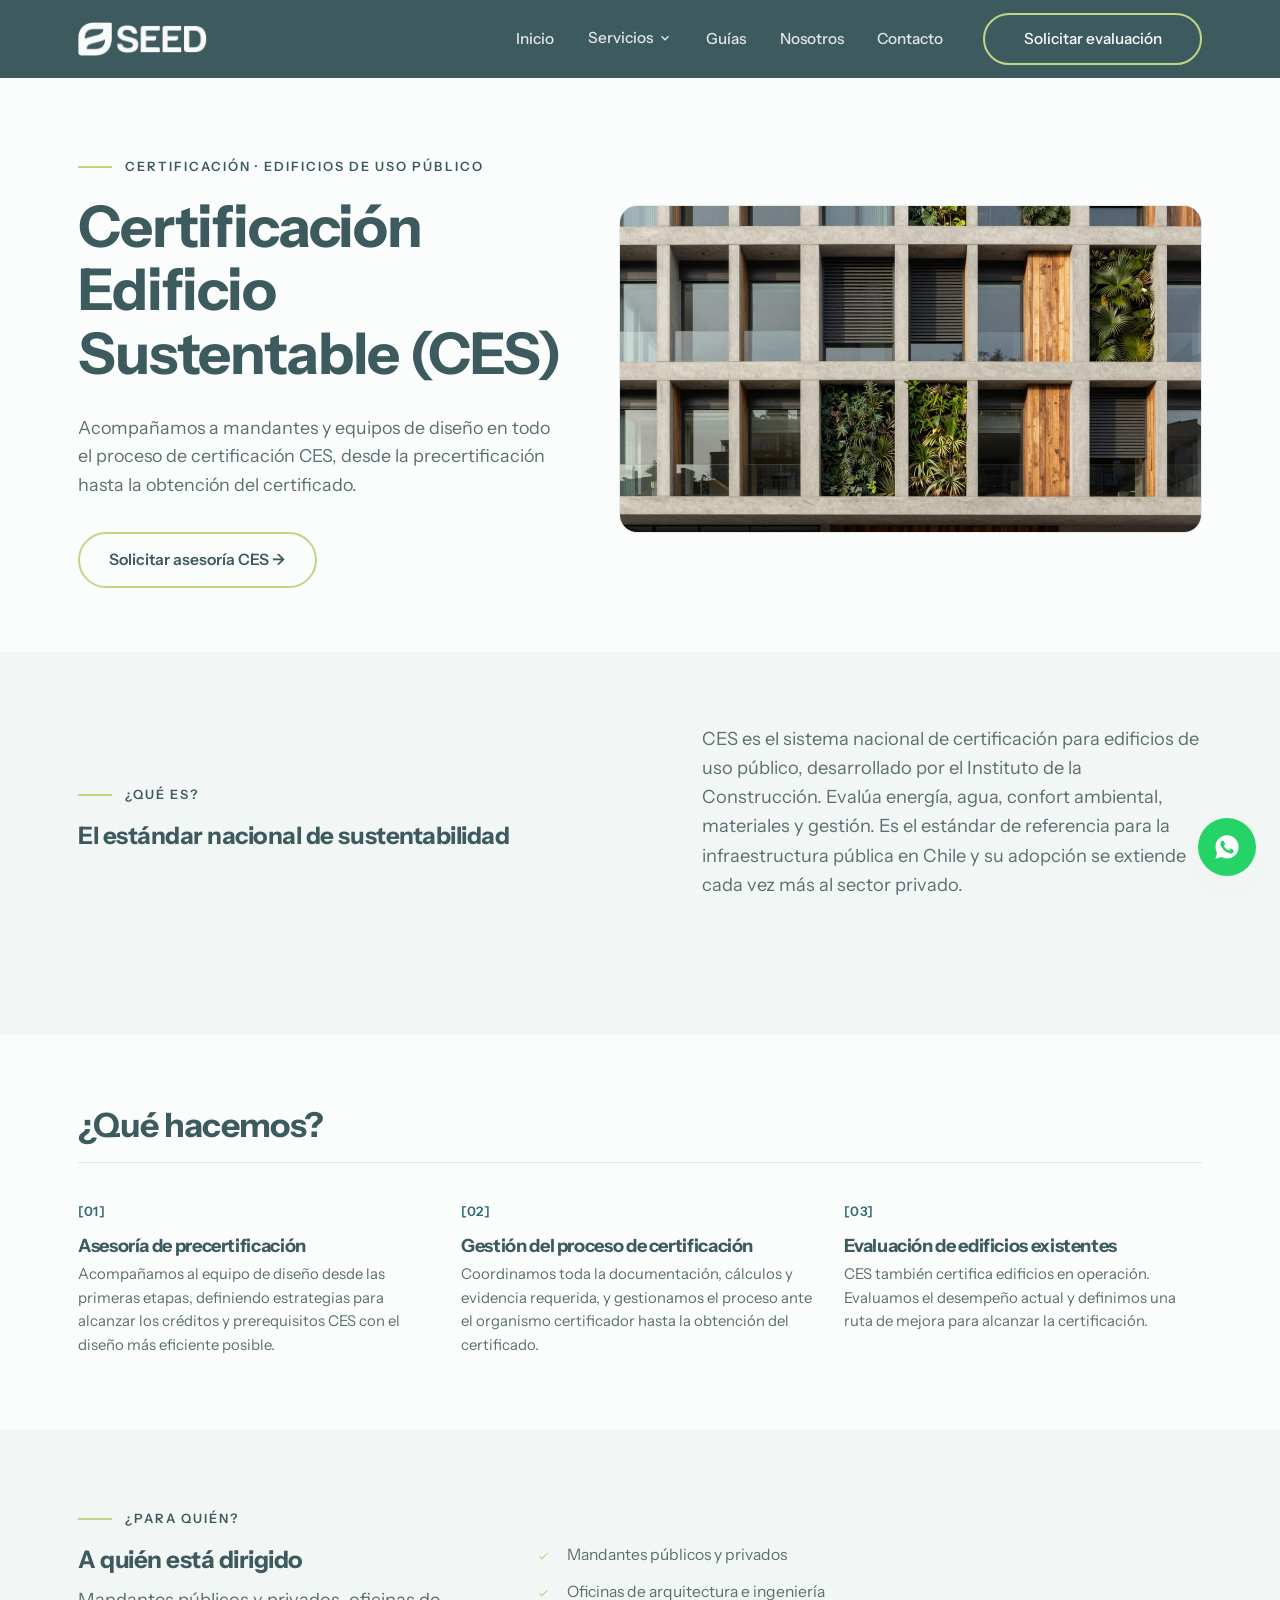
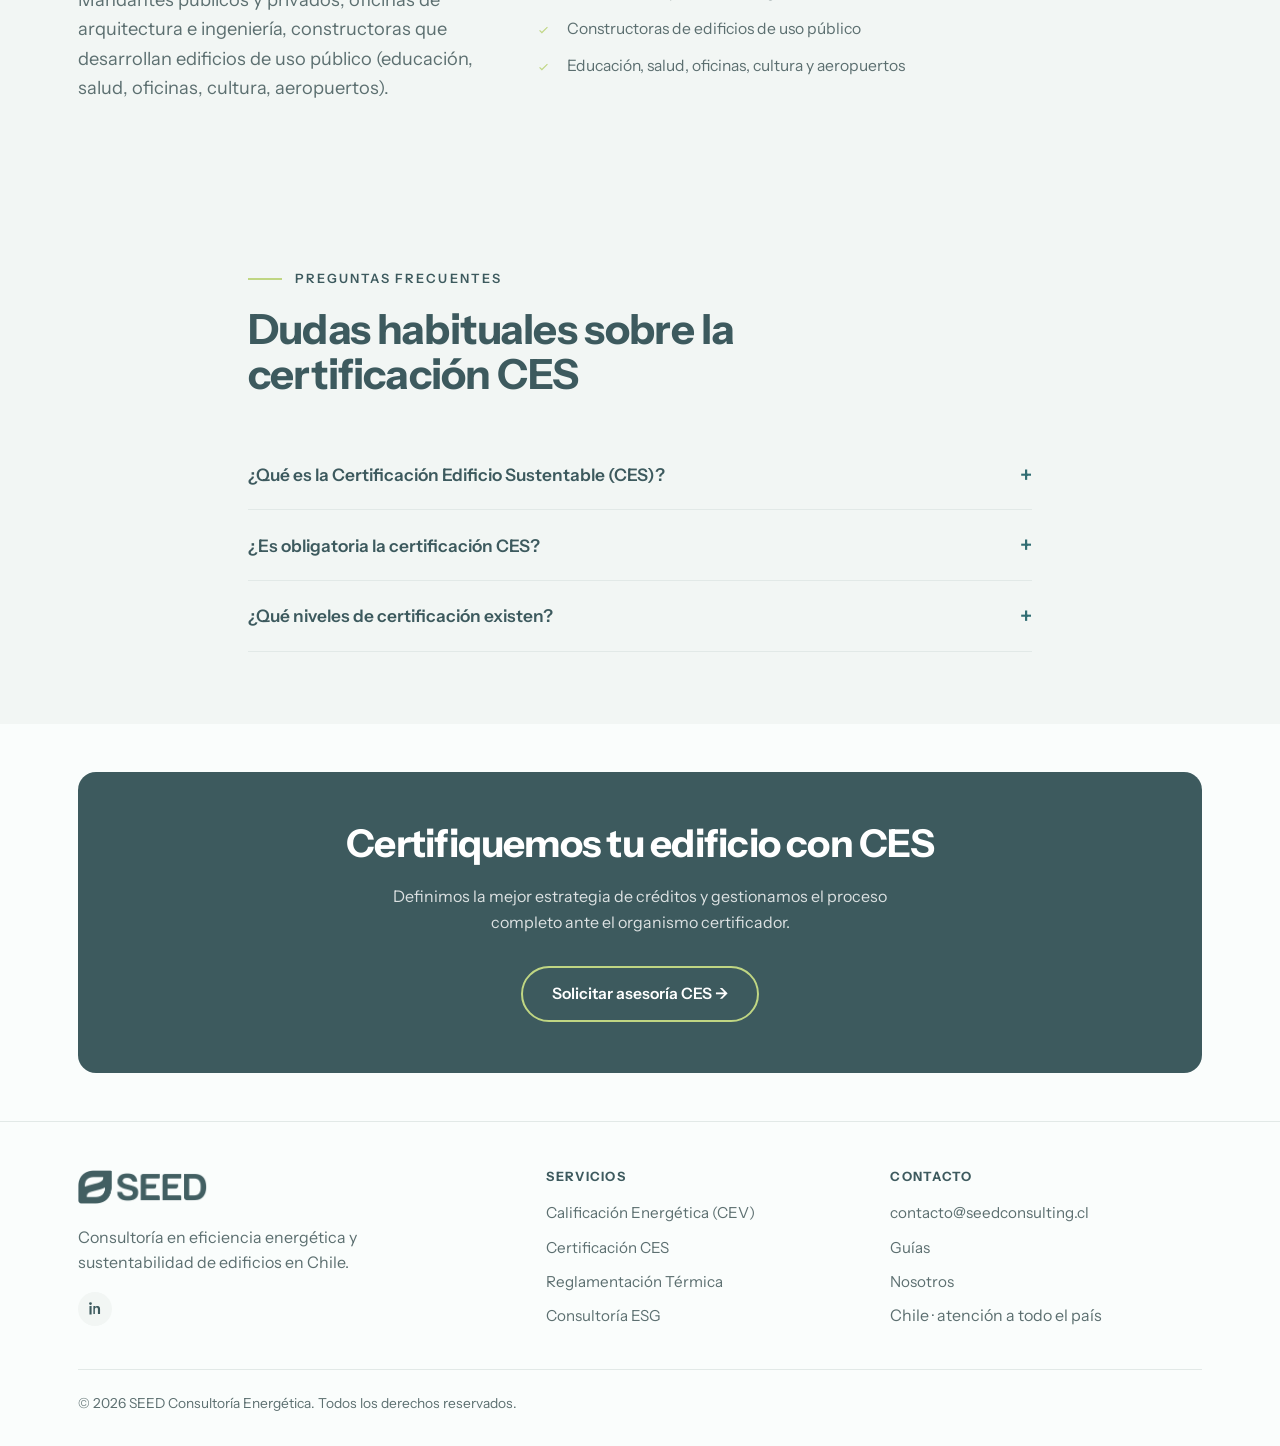
<file: certificacion-ces.html>
<!DOCTYPE html>
<html lang="es">
<head>
  <meta charset="UTF-8" />
  <meta name="viewport" content="width=device-width, initial-scale=1.0" />
  <title>Certificación CES · Edificio Sustentable en Chile | SEED</title>
  <meta name="description" content="Asesoría de precertificación, gestión del proceso CES y evaluación de edificios existentes." />
  <link rel="canonical" href="https://www.seedconsulting.cl/certificacion-ces.html" />
  <link rel="icon" type="image/png" sizes="32x32" href="favicon-32.png" />
  <link rel="apple-touch-icon" href="apple-touch-icon.png" />
  <meta name="theme-color" content="#3D5A5E" />
  <meta property="og:type" content="website" />
  <meta property="og:site_name" content="SEED" />
  <meta property="og:locale" content="es_CL" />
  <meta property="og:url" content="https://www.seedconsulting.cl/certificacion-ces.html" />
  <meta property="og:title" content="Certificación CES · Edificio Sustentable en Chile | SEED" />
  <meta property="og:description" content="Asesoría de precertificación, gestión del proceso CES y evaluación de edificios existentes." />
  <meta property="og:image" content="https://www.seedconsulting.cl/img/og-seed.jpg" />
  <meta property="og:image:width" content="1200" />
  <meta property="og:image:height" content="630" />
  <meta property="og:image:alt" content="SEED — Eficiencia energética y sustentabilidad de edificios, Chile" />
  <meta name="twitter:card" content="summary_large_image" />
  <meta name="twitter:title" content="Certificación CES · Edificio Sustentable en Chile | SEED" />
  <meta name="twitter:description" content="Asesoría de precertificación, gestión del proceso CES y evaluación de edificios existentes." />
  <meta name="twitter:image" content="https://www.seedconsulting.cl/img/og-seed.jpg" />
  <link rel="preconnect" href="https://fonts.googleapis.com" />
  <link rel="preconnect" href="https://fonts.gstatic.com" crossorigin />
  <link href="https://fonts.googleapis.com/css2?family=Instrument+Sans:ital,wght@0,400;0,500;0,600;0,700;1,400&display=swap" rel="stylesheet" />
  <link rel="stylesheet" href="styles.css" />
  <script type="application/ld+json">
  {
    "@context": "https://schema.org",
    "@type": "Service",
    "name": "Certificación Edificio Sustentable (CES)",
    "serviceType": "Certificación de edificios sustentables",
    "provider": {
      "@type": "ProfessionalService",
      "name": "SEED Consultoría Energética",
      "url": "https://www.seedconsulting.cl/"
    },
    "areaServed": {
      "@type": "Country",
      "name": "Chile"
    },
    "url": "https://www.seedconsulting.cl/certificacion-ces.html",
    "description": "Asesoría de precertificación, gestión del proceso CES y evaluación de edificios de uso público, desde la precertificación hasta la obtención del certificado."
  }
  </script>
  <script type="application/ld+json">
  {
    "@context": "https://schema.org",
    "@type": "FAQPage",
    "mainEntity": [
      {
        "@type": "Question",
        "name": "¿Qué es la Certificación Edificio Sustentable (CES)?",
        "acceptedAnswer": {
          "@type": "Answer",
          "text": "Es el sistema nacional que evalúa y certifica el desempeño ambiental de edificios de uso público en Chile, considerando aspectos como calidad del ambiente interior, energía, agua y residuos."
        }
      },
      {
        "@type": "Question",
        "name": "¿Es obligatoria la certificación CES?",
        "acceptedAnswer": {
          "@type": "Answer",
          "text": "Es voluntaria, pero cada vez más valorada y exigida por mandantes públicos en sus proyectos. Contar con ella respalda el desempeño del edificio y lo diferencia ante el mandante."
        }
      },
      {
        "@type": "Question",
        "name": "¿Qué niveles de certificación existen?",
        "acceptedAnswer": {
          "@type": "Answer",
          "text": "Tres niveles según el puntaje alcanzado: Certificado, Destacado y Sobresaliente. Desde la precertificación definimos a qué nivel conviene aspirar según las características del proyecto."
        }
      }
    ]
  }
  </script>
</head>
<body class="page-ces">

  <a class="skip-link" href="#contenido">Saltar al contenido</a>

<header class="site-header">
    <div class="wrap nav">
      <a href="index.html" class="brand"><img src="img/logo-seed-blanco.png" alt="SEED" width="1081" height="280" loading="eager" fetchpriority="high" decoding="async"></a>
      <button class="nav-toggle" aria-label="Abrir menú" aria-expanded="false">
        <svg width="26" height="26" viewBox="0 0 24 24" fill="none" stroke="currentColor" stroke-width="2"><path d="M3 6h18M3 12h18M3 18h18"/></svg>
      </button>
      <ul class="nav-links">
        <li><a href="index.html" data-nav="inicio">Inicio</a></li>
        <li class="dropdown">
          <button class="dropdown-toggle" aria-expanded="false" aria-haspopup="true">
            Servicios
            <svg class="chev" width="14" height="14" viewBox="0 0 24 24" fill="none" stroke="currentColor" stroke-width="2.4"><path d="M6 9l6 6 6-6"/></svg>
          </button>
          <div class="dropdown-menu" role="menu">
            <a href="calificacion-energetica.html">Calificación Energética (CEV)<small>Etiqueta oficial A–G · MINVU</small></a>
            <a href="certificacion-ces.html">Certificación CES<small>Edificio Sustentable de uso público</small></a>
            <a href="reglamentacion-termica.html">Reglamentación Térmica<small>Cumplimiento 4.1.10 OGUC</small></a>
            <a href="consultoria-esg.html">Consultoría ESG<small>Descarbonización y marcos internacionales</small></a>
          </div>
        </li>
        <li><a href="guias.html" data-nav="guias">Guías</a></li>
        <li><a href="nosotros.html" data-nav="nosotros">Nosotros</a></li>
        <li><a href="contacto.html" data-nav="contacto">Contacto</a></li>
        <li class="nav-cta"><a href="contacto.html" class="btn btn-ghost-light">Solicitar evaluación</a></li>
      </ul>
    </div>
  </header>

  <main id="contenido">

  <!-- HERO dividido -->
  <section class="hero">
    <div class="wrap hero-split">
      <div>
        <span class="eyebrow">Certificación · Edificios de uso público</span>
        <h1>Certificación Edificio Sustentable (CES)</h1>
        <p class="lead">Acompañamos a mandantes y equipos de diseño en todo el proceso de certificación CES, desde la precertificación hasta la obtención del certificado.</p>
        <div class="hero-actions">
          <a href="contacto.html" class="btn btn-ghost">Solicitar asesoría CES →</a>
        </div>
      </div>
      <div class="media wide reveal"><img src="img/edificio-jardines-verticales.jpg" alt="Fachada de edificio público con jardines verticales integrados" width="1400" height="613" loading="eager" fetchpriority="high" decoding="async"></div>
    </div>
  </section>

  <!-- ¿Qué es? -->
  <section class="section-alt">
    <div class="wrap">
      <div class="plan-intro">
        <div class="reveal">
          <span class="eyebrow">¿Qué es?</span>
          <h2>El estándar nacional de sustentabilidad</h2>
        </div>
        <div class="reveal">
          <p class="lead">CES es el sistema nacional de certificación para edificios de uso público, desarrollado por el Instituto de la Construcción. Evalúa energía, agua, confort ambiental, materiales y gestión. Es el estándar de referencia para la infraestructura pública en Chile y su adopción se extiende cada vez más al sector privado.</p>
        </div>
      </div>
    </div>
  </section>

  <!-- ¿Qué hacemos? -->
  <section>
    <div class="wrap">
      <div class="ruled-title reveal"><h2>¿Qué hacemos?</h2></div>
      <div class="grid grid-3">
        <div class="feature reveal">
          <span class="idx">[01]</span>
          <h3>Asesoría de precertificación</h3>
          <p>Acompañamos al equipo de diseño desde las primeras etapas, definiendo estrategias para alcanzar los créditos y prerequisitos CES con el diseño más eficiente posible.</p>
        </div>
        <div class="feature reveal">
          <span class="idx">[02]</span>
          <h3>Gestión del proceso de certificación</h3>
          <p>Coordinamos toda la documentación, cálculos y evidencia requerida, y gestionamos el proceso ante el organismo certificador hasta la obtención del certificado.</p>
        </div>
        <div class="feature reveal">
          <span class="idx">[03]</span>
          <h3>Evaluación de edificios existentes</h3>
          <p>CES también certifica edificios en operación. Evaluamos el desempeño actual y definimos una ruta de mejora para alcanzar la certificación.</p>
        </div>
      </div>
    </div>
  </section>

  <!-- ¿Para quién? -->
  <section class="section-alt">
    <div class="wrap">
      <div class="bio">
        <div class="reveal">
          <span class="eyebrow">¿Para quién?</span>
          <h2>A quién está dirigido</h2>
          <p class="lead">Mandantes públicos y privados, oficinas de arquitectura e ingeniería, constructoras que desarrollan edificios de uso público (educación, salud, oficinas, cultura, aeropuertos).</p>
        </div>
        <div class="reveal">
          <ul class="check-list">
            <li>Mandantes públicos y privados</li>
            <li>Oficinas de arquitectura e ingeniería</li>
            <li>Constructoras de edificios de uso público</li>
            <li>Educación, salud, oficinas, cultura y aeropuertos</li>
          </ul>
        </div>
      </div>
    </div>
  </section>

  <!-- FAQ -->
  <section class="section-alt">
    <div class="wrap" style="max-width:840px;">
      <div class="sec-head reveal">
        <span class="eyebrow">Preguntas frecuentes</span>
        <h2>Dudas habituales sobre la certificación CES</h2>
      </div>
      <div class="reveal">
        <div class="faq-item"><button class="faq-q" aria-expanded="false">¿Qué es la Certificación Edificio Sustentable (CES)? <span class="plus">+</span></button><div class="faq-a"><p>Es el sistema nacional que evalúa y certifica el desempeño ambiental de edificios de uso público en Chile, considerando aspectos como calidad del ambiente interior, energía, agua y residuos.</p></div></div>
        <div class="faq-item"><button class="faq-q" aria-expanded="false">¿Es obligatoria la certificación CES? <span class="plus">+</span></button><div class="faq-a"><p>Es voluntaria, pero cada vez más valorada y exigida por mandantes públicos en sus proyectos. Contar con ella respalda el desempeño del edificio y lo diferencia ante el mandante.</p></div></div>
        <div class="faq-item"><button class="faq-q" aria-expanded="false">¿Qué niveles de certificación existen? <span class="plus">+</span></button><div class="faq-a"><p>Tres niveles según el puntaje alcanzado: Certificado, Destacado y Sobresaliente. Desde la precertificación definimos a qué nivel conviene aspirar según las características del proyecto.</p></div></div>
      </div>
    </div>
  </section>

  <!-- CTA -->
  <section class="tight">
    <div class="wrap">
      <div class="cta-banner reveal">
        <h2>Certifiquemos tu edificio con CES</h2>
        <p>Definimos la mejor estrategia de créditos y gestionamos el proceso completo ante el organismo certificador.</p>
        <a href="contacto.html" class="btn btn-ghost-light">Solicitar asesoría CES →</a>
      </div>
    </div>
  </section>
  </main>


<footer class="site-footer">
    <div class="wrap">
      <div class="footer-top">
        <div>
          <a href="index.html" class="brand"><img src="img/logo-seed-verde.png" alt="SEED" width="1081" height="280" loading="lazy" decoding="async"></a>
          <p style="max-width:34ch;margin-top:.8rem;">Consultoría en eficiencia energética y sustentabilidad de edificios en Chile.</p>
          <div class="social">
            <a href="https://www.linkedin.com/in/matias-von-bennewitz/" target="_blank" rel="noopener" aria-label="LinkedIn"><svg width="17" height="17" viewBox="0 0 24 24" fill="currentColor"><path d="M6.94 5a2 2 0 11-4 0 2 2 0 014 0zM3.5 8.5h3v12h-3v-12zM9 8.5h2.9v1.6h.04c.4-.76 1.4-1.56 2.86-1.56 3.06 0 3.63 2 3.63 4.6v6.76h-3v-6c0-1.43-.03-3.27-2-3.27-2 0-2.3 1.56-2.3 3.17v6.1H9v-12z"/></svg></a>
          </div>
        </div>
        <div>
          <h4>Servicios</h4>
          <ul class="footer-links">
            <li><a href="calificacion-energetica.html">Calificación Energética (CEV)</a></li>
            <li><a href="certificacion-ces.html">Certificación CES</a></li>
            <li><a href="reglamentacion-termica.html">Reglamentación Térmica</a></li>
            <li><a href="consultoria-esg.html">Consultoría ESG</a></li>
          </ul>
        </div>
        <div>
          <h4>Contacto</h4>
          <ul class="footer-links">
            <li><a href="mailto:contacto@seedconsulting.cl">contacto@seedconsulting.cl</a></li>
            <li><a href="guias.html">Guías</a></li>
            <li><a href="nosotros.html">Nosotros</a></li>
            <li><span style="color:var(--ink-soft);">Chile · atención a todo el país</span></li>
          </ul>
        </div>
      </div>
      <div class="footer-bottom">
        <span>© 2026 SEED Consultoría Energética. Todos los derechos reservados.</span>
      </div>
    </div>
  </footer>
  <script>
document.querySelectorAll('.dropdown').forEach(function(dd){
  var t=dd.querySelector('.dropdown-toggle');
  t.addEventListener('click',function(e){
    e.stopPropagation();
    var w=dd.classList.contains('open');
    document.querySelectorAll('.dropdown.open').forEach(function(o){o.classList.remove('open')});
    if(!w)dd.classList.add('open');
    t.setAttribute('aria-expanded',String(!w));
  });
});
document.addEventListener('click',function(){document.querySelectorAll('.dropdown.open').forEach(function(o){o.classList.remove('open')})});
var nt=document.querySelector('.nav-toggle'),nl=document.querySelector('.nav-links');
if(nt){nt.addEventListener('click',function(){var o=nl.classList.toggle('open');nt.setAttribute('aria-expanded',String(o))})}
document.querySelectorAll('.faq-q').forEach(function(q){
  q.addEventListener('click',function(){
    var i=q.closest('.faq-item'),a=i.querySelector('.faq-a'),o=i.classList.toggle('open');
    a.style.maxHeight=o?a.scrollHeight+'px':null;q.setAttribute('aria-expanded',String(o));
  });
});
var io=new IntersectionObserver(function(es){es.forEach(function(e){if(e.isIntersecting){e.target.classList.add('in');io.unobserve(e.target)}})},{threshold:.12});
document.querySelectorAll('.reveal').forEach(function(el){io.observe(el)});

</script>

  <a class="whatsapp-float" href="https://wa.me/56930146003?text=Hola%2C%20me%20gustar%C3%ADa%20m%C3%A1s%20informaci%C3%B3n%20sobre%20sus%20servicios." target="_blank" rel="noopener" aria-label="Escríbenos por WhatsApp">
    <svg width="28" height="28" viewBox="0 0 24 24" fill="#fff"><path d="M12.04 2C6.58 2 2.13 6.45 2.13 11.91c0 1.75.46 3.45 1.32 4.95L2.05 22l5.25-1.38a9.9 9.9 0 004.74 1.21h.01c5.46 0 9.9-4.45 9.9-9.91 0-2.65-1.03-5.14-2.9-7.01A9.82 9.82 0 0012.05 2h-.01zm5.8 14.13c-.24.68-1.4 1.3-1.93 1.38-.5.08-1.12.11-1.8-.11-.42-.13-.96-.31-1.65-.61-2.9-1.25-4.8-4.17-4.94-4.36-.14-.19-1.18-1.57-1.18-3 0-1.42.75-2.12 1.01-2.41.27-.29.58-.36.78-.36.19 0 .39 0 .56.01.18.01.42-.07.65.5.24.58.82 2 .89 2.15.07.14.12.31.02.5-.09.19-.14.31-.28.48-.14.17-.29.37-.42.5-.14.14-.28.29-.12.57.16.28.71 1.17 1.53 1.9 1.05.94 1.94 1.23 2.22 1.37.28.14.44.12.61-.07.16-.19.68-.79.87-1.07.18-.27.37-.23.62-.14.25.09 1.6.76 1.87.9.28.14.46.21.53.32.07.12.07.68-.17 1.36z"/></svg>
  </a>

</body>
</html>
</file>
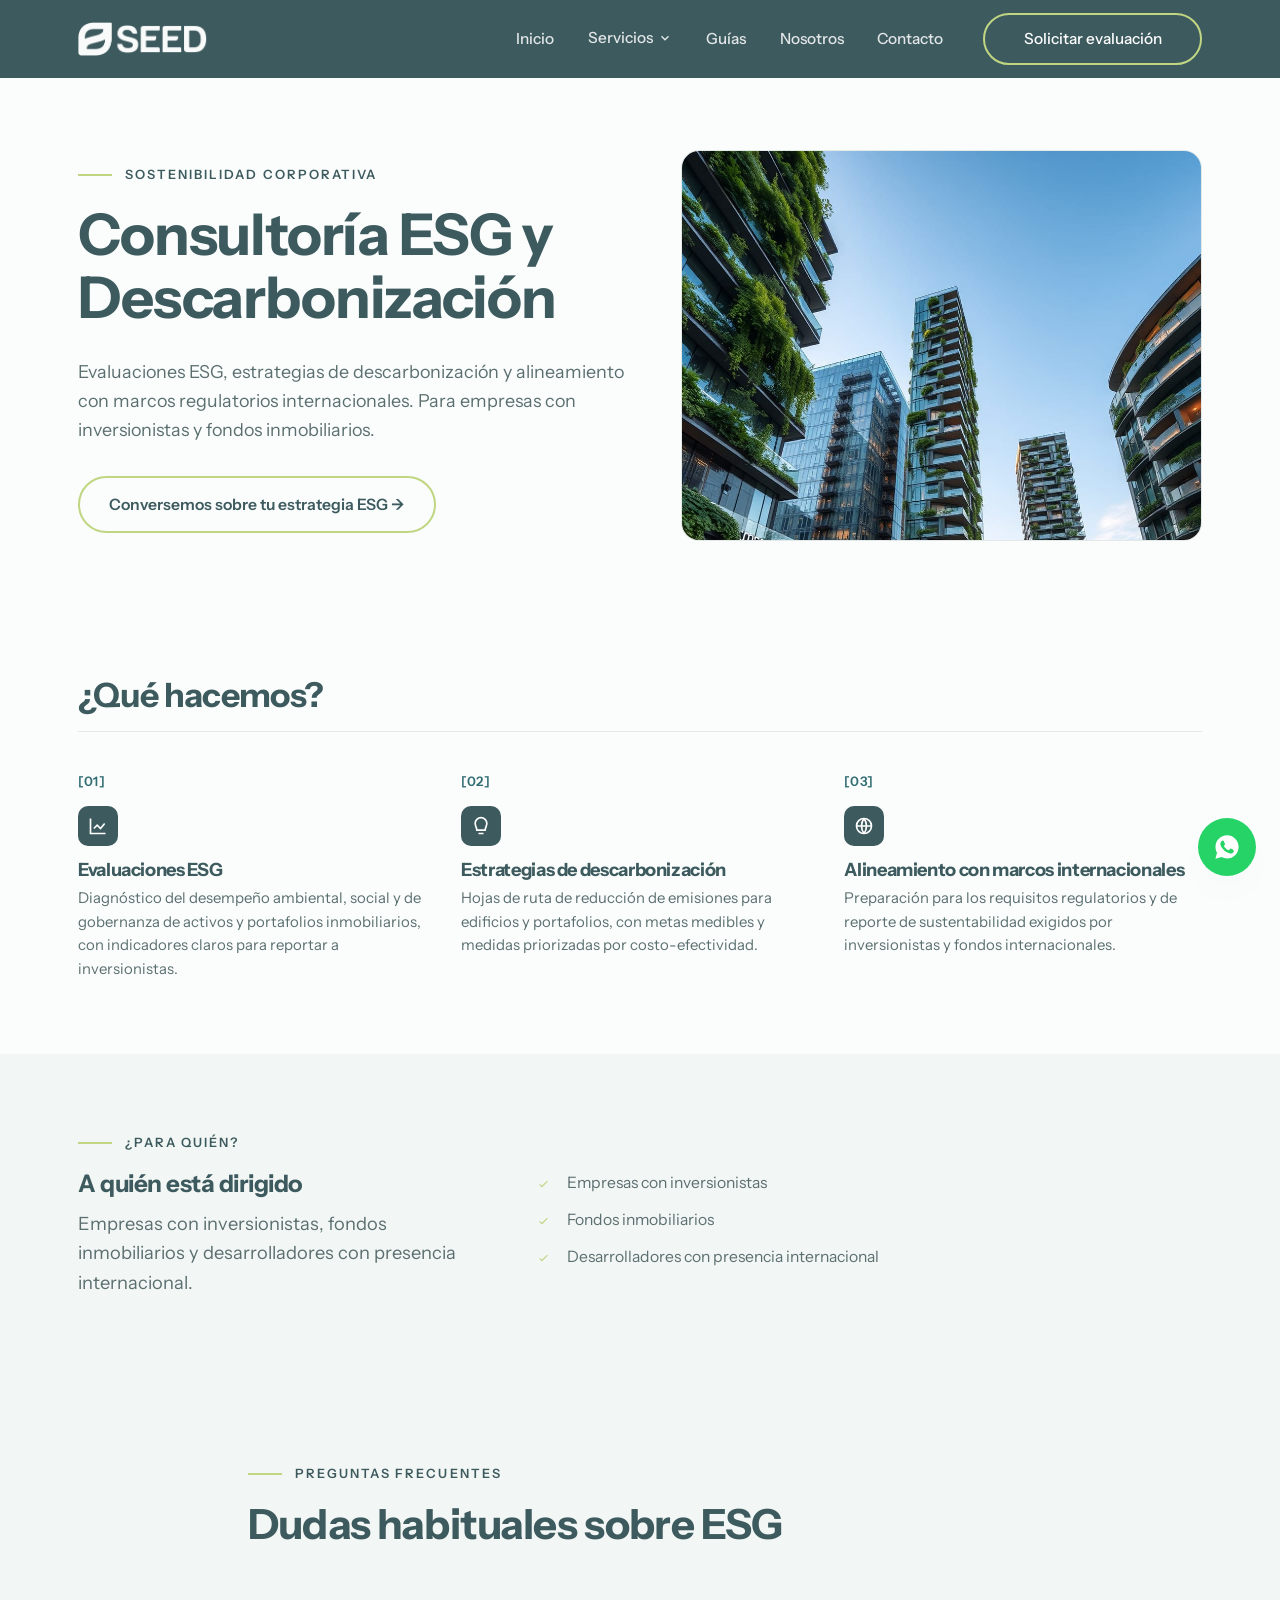
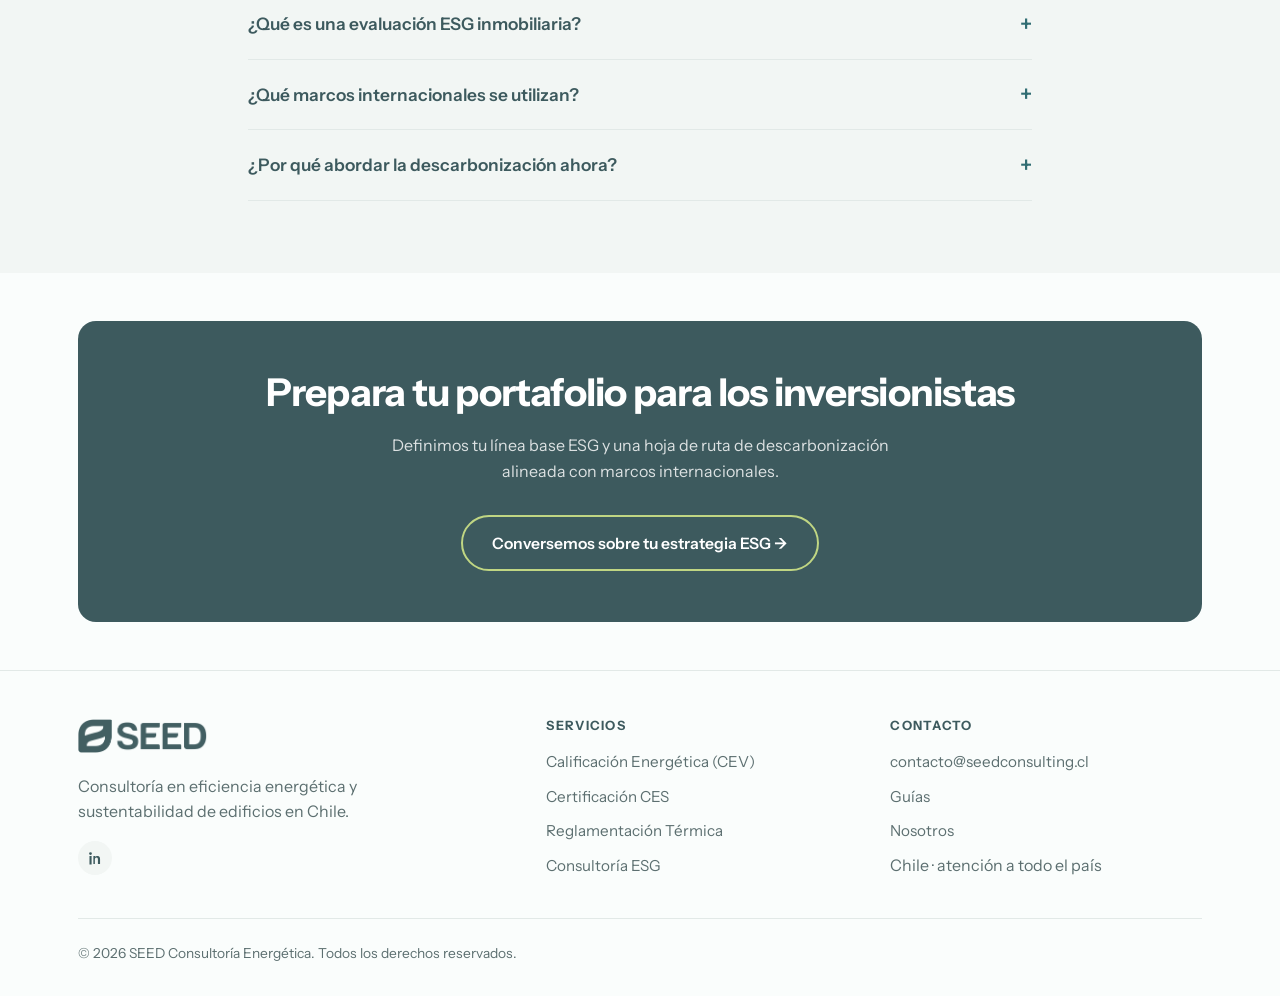
<file: consultoria-esg.html>
<!DOCTYPE html>
<html lang="es">
<head>
  <meta charset="UTF-8" />
  <meta name="viewport" content="width=device-width, initial-scale=1.0" />
  <title>Consultoría ESG y Descarbonización en Chile | SEED</title>
  <meta name="description" content="Evaluaciones ESG, descarbonización y alineamiento con marcos internacionales para inversionistas y fondos inmobiliarios." />
  <link rel="canonical" href="https://www.seedconsulting.cl/consultoria-esg.html" />
  <link rel="icon" type="image/png" sizes="32x32" href="favicon-32.png" />
  <link rel="apple-touch-icon" href="apple-touch-icon.png" />
  <meta name="theme-color" content="#3D5A5E" />
  <meta property="og:type" content="website" />
  <meta property="og:site_name" content="SEED" />
  <meta property="og:locale" content="es_CL" />
  <meta property="og:url" content="https://www.seedconsulting.cl/consultoria-esg.html" />
  <meta property="og:title" content="Consultoría ESG y Descarbonización en Chile | SEED" />
  <meta property="og:description" content="Evaluaciones ESG, descarbonización y alineamiento con marcos internacionales para inversionistas y fondos inmobiliarios." />
  <meta property="og:image" content="https://www.seedconsulting.cl/img/og-seed.jpg" />
  <meta property="og:image:width" content="1200" />
  <meta property="og:image:height" content="630" />
  <meta property="og:image:alt" content="SEED — Eficiencia energética y sustentabilidad de edificios, Chile" />
  <meta name="twitter:card" content="summary_large_image" />
  <meta name="twitter:title" content="Consultoría ESG y Descarbonización en Chile | SEED" />
  <meta name="twitter:description" content="Evaluaciones ESG, descarbonización y alineamiento con marcos internacionales para inversionistas y fondos inmobiliarios." />
  <meta name="twitter:image" content="https://www.seedconsulting.cl/img/og-seed.jpg" />
  <link rel="preconnect" href="https://fonts.googleapis.com" />
  <link rel="preconnect" href="https://fonts.gstatic.com" crossorigin />
  <link href="https://fonts.googleapis.com/css2?family=Instrument+Sans:ital,wght@0,400;0,500;0,600;0,700;1,400&display=swap" rel="stylesheet" />
  <link rel="stylesheet" href="styles.css" />
  <script type="application/ld+json">
  {
    "@context": "https://schema.org",
    "@type": "Service",
    "name": "Consultoría ESG y Descarbonización",
    "serviceType": "Consultoría ESG inmobiliaria",
    "provider": {
      "@type": "ProfessionalService",
      "name": "SEED Consultoría Energética",
      "url": "https://www.seedconsulting.cl/"
    },
    "areaServed": {
      "@type": "Country",
      "name": "Chile"
    },
    "url": "https://www.seedconsulting.cl/consultoria-esg.html",
    "description": "Evaluaciones ESG, estrategias de descarbonización y alineamiento con marcos regulatorios internacionales para inversionistas y fondos inmobiliarios."
  }
  </script>
  <script type="application/ld+json">
  {
    "@context": "https://schema.org",
    "@type": "FAQPage",
    "mainEntity": [
      {
        "@type": "Question",
        "name": "¿Qué es una evaluación ESG inmobiliaria?",
        "acceptedAnswer": {
          "@type": "Answer",
          "text": "Un diagnóstico del desempeño ambiental, social y de gobernanza de un activo o portafolio inmobiliario, con indicadores claros para reportar a inversionistas y detectar brechas de desempeño."
        }
      },
      {
        "@type": "Question",
        "name": "¿Qué marcos internacionales se utilizan?",
        "acceptedAnswer": {
          "@type": "Answer",
          "text": "Trabajamos con los marcos más usados por inversionistas y fondos: GRESB, CRREM y la taxonomía europea, entre otros, según lo que exija tu contraparte."
        }
      },
      {
        "@type": "Question",
        "name": "¿Por qué abordar la descarbonización ahora?",
        "acceptedAnswer": {
          "@type": "Answer",
          "text": "Los inversionistas y fondos internacionales ya exigen métricas y metas de reducción de emisiones. Anticiparse permite priorizar medidas por costo-efectividad en vez de reaccionar bajo presión regulatoria."
        }
      }
    ]
  }
  </script>
</head>
<body class="page-esg">

  <a class="skip-link" href="#contenido">Saltar al contenido</a>

<header class="site-header">
    <div class="wrap nav">
      <a href="index.html" class="brand"><img src="img/logo-seed-blanco.png" alt="SEED" width="1081" height="280" loading="eager" fetchpriority="high" decoding="async"></a>
      <button class="nav-toggle" aria-label="Abrir menú" aria-expanded="false">
        <svg width="26" height="26" viewBox="0 0 24 24" fill="none" stroke="currentColor" stroke-width="2"><path d="M3 6h18M3 12h18M3 18h18"/></svg>
      </button>
      <ul class="nav-links">
        <li><a href="index.html" data-nav="inicio">Inicio</a></li>
        <li class="dropdown">
          <button class="dropdown-toggle" aria-expanded="false" aria-haspopup="true">
            Servicios
            <svg class="chev" width="14" height="14" viewBox="0 0 24 24" fill="none" stroke="currentColor" stroke-width="2.4"><path d="M6 9l6 6 6-6"/></svg>
          </button>
          <div class="dropdown-menu" role="menu">
            <a href="calificacion-energetica.html">Calificación Energética (CEV)<small>Etiqueta oficial A–G · MINVU</small></a>
            <a href="certificacion-ces.html">Certificación CES<small>Edificio Sustentable de uso público</small></a>
            <a href="reglamentacion-termica.html">Reglamentación Térmica<small>Cumplimiento 4.1.10 OGUC</small></a>
            <a href="consultoria-esg.html">Consultoría ESG<small>Descarbonización y marcos internacionales</small></a>
          </div>
        </li>
        <li><a href="guias.html" data-nav="guias">Guías</a></li>
        <li><a href="nosotros.html" data-nav="nosotros">Nosotros</a></li>
        <li><a href="contacto.html" data-nav="contacto">Contacto</a></li>
        <li class="nav-cta"><a href="contacto.html" class="btn btn-ghost-light">Solicitar evaluación</a></li>
      </ul>
    </div>
  </header>

  <main id="contenido">

  <!-- HERO dividido -->
  <section class="hero">
    <div class="wrap hero-split">
      <div>
        <span class="eyebrow">Sostenibilidad corporativa</span>
        <h1>Consultoría ESG y Descarbonización</h1>
        <p class="lead">Evaluaciones ESG, estrategias de descarbonización y alineamiento con marcos regulatorios internacionales. Para empresas con inversionistas y fondos inmobiliarios.</p>
        <div class="hero-actions">
          <a href="contacto.html" class="btn btn-ghost">Conversemos sobre tu estrategia ESG →</a>
        </div>
      </div>
      <div class="media reveal"><img src="img/edificios-sustentables-ciudad.jpg" alt="Conjunto de edificios corporativos con vegetación integrada en sus fachadas" width="1024" height="1024" loading="eager" fetchpriority="high" decoding="async"></div>
    </div>
  </section>

  <!-- ¿Qué hacemos? -->
  <section>
    <div class="wrap">
      <div class="ruled-title reveal"><h2>¿Qué hacemos?</h2></div>
      <div class="grid grid-3">
        <div class="feature reveal">
          <span class="idx">[01]</span>
          <div class="feature-ico"><svg width="20" height="20" viewBox="0 0 24 24" fill="none" stroke="currentColor" stroke-width="2"><path d="M3 3v18h18M7 15l4-4 4 4 5-6"/></svg></div>
          <h3>Evaluaciones ESG</h3>
          <p>Diagnóstico del desempeño ambiental, social y de gobernanza de activos y portafolios inmobiliarios, con indicadores claros para reportar a inversionistas.</p>
        </div>
        <div class="feature reveal">
          <span class="idx">[02]</span>
          <div class="feature-ico"><svg width="20" height="20" viewBox="0 0 24 24" fill="none" stroke="currentColor" stroke-width="2"><path d="M12 2a7 7 0 00-7 7c0 3 2 5 2 8h10c0-3 2-5 2-8a7 7 0 00-7-7zM9 21h6"/></svg></div>
          <h3>Estrategias de descarbonización</h3>
          <p>Hojas de ruta de reducción de emisiones para edificios y portafolios, con metas medibles y medidas priorizadas por costo-efectividad.</p>
        </div>
        <div class="feature reveal">
          <span class="idx">[03]</span>
          <div class="feature-ico"><svg width="20" height="20" viewBox="0 0 24 24" fill="none" stroke="currentColor" stroke-width="2"><circle cx="12" cy="12" r="9"/><path d="M3 12h18M12 3a15 15 0 010 18M12 3a15 15 0 000 18"/></svg></div>
          <h3>Alineamiento con marcos internacionales</h3>
          <p>Preparación para los requisitos regulatorios y de reporte de sustentabilidad exigidos por inversionistas y fondos internacionales.</p>
        </div>
      </div>
    </div>
  </section>

  <!-- ¿Para quién? -->
  <section class="section-alt">
    <div class="wrap">
      <div class="bio">
        <div class="reveal">
          <span class="eyebrow">¿Para quién?</span>
          <h2>A quién está dirigido</h2>
          <p class="lead">Empresas con inversionistas, fondos inmobiliarios y desarrolladores con presencia internacional.</p>
        </div>
        <div class="reveal">
          <ul class="check-list">
            <li>Empresas con inversionistas</li>
            <li>Fondos inmobiliarios</li>
            <li>Desarrolladores con presencia internacional</li>
          </ul>
        </div>
      </div>
    </div>
  </section>

  <!-- FAQ -->
  <section class="section-alt">
    <div class="wrap" style="max-width:840px;">
      <div class="sec-head reveal">
        <span class="eyebrow">Preguntas frecuentes</span>
        <h2>Dudas habituales sobre ESG</h2>
      </div>
      <div class="reveal">
        <div class="faq-item"><button class="faq-q" aria-expanded="false">¿Qué es una evaluación ESG inmobiliaria? <span class="plus">+</span></button><div class="faq-a"><p>Un diagnóstico del desempeño ambiental, social y de gobernanza de un activo o portafolio inmobiliario, con indicadores claros para reportar a inversionistas y detectar brechas de desempeño.</p></div></div>
        <div class="faq-item"><button class="faq-q" aria-expanded="false">¿Qué marcos internacionales se utilizan? <span class="plus">+</span></button><div class="faq-a"><p>Trabajamos con los marcos más usados por inversionistas y fondos: GRESB, CRREM y la taxonomía europea, entre otros, según lo que exija tu contraparte.</p></div></div>
        <div class="faq-item"><button class="faq-q" aria-expanded="false">¿Por qué abordar la descarbonización ahora? <span class="plus">+</span></button><div class="faq-a"><p>Los inversionistas y fondos internacionales ya exigen métricas y metas de reducción de emisiones. Anticiparse permite priorizar medidas por costo-efectividad en vez de reaccionar bajo presión regulatoria.</p></div></div>
      </div>
    </div>
  </section>

  <!-- CTA -->
  <section class="tight">
    <div class="wrap">
      <div class="cta-banner reveal">
        <h2>Prepara tu portafolio para los inversionistas</h2>
        <p>Definimos tu línea base ESG y una hoja de ruta de descarbonización alineada con marcos internacionales.</p>
        <a href="contacto.html" class="btn btn-ghost-light">Conversemos sobre tu estrategia ESG →</a>
      </div>
    </div>
  </section>
  </main>


<footer class="site-footer">
    <div class="wrap">
      <div class="footer-top">
        <div>
          <a href="index.html" class="brand"><img src="img/logo-seed-verde.png" alt="SEED" width="1081" height="280" loading="lazy" decoding="async"></a>
          <p style="max-width:34ch;margin-top:.8rem;">Consultoría en eficiencia energética y sustentabilidad de edificios en Chile.</p>
          <div class="social">
            <a href="https://www.linkedin.com/in/matias-von-bennewitz/" target="_blank" rel="noopener" aria-label="LinkedIn"><svg width="17" height="17" viewBox="0 0 24 24" fill="currentColor"><path d="M6.94 5a2 2 0 11-4 0 2 2 0 014 0zM3.5 8.5h3v12h-3v-12zM9 8.5h2.9v1.6h.04c.4-.76 1.4-1.56 2.86-1.56 3.06 0 3.63 2 3.63 4.6v6.76h-3v-6c0-1.43-.03-3.27-2-3.27-2 0-2.3 1.56-2.3 3.17v6.1H9v-12z"/></svg></a>
          </div>
        </div>
        <div>
          <h4>Servicios</h4>
          <ul class="footer-links">
            <li><a href="calificacion-energetica.html">Calificación Energética (CEV)</a></li>
            <li><a href="certificacion-ces.html">Certificación CES</a></li>
            <li><a href="reglamentacion-termica.html">Reglamentación Térmica</a></li>
            <li><a href="consultoria-esg.html">Consultoría ESG</a></li>
          </ul>
        </div>
        <div>
          <h4>Contacto</h4>
          <ul class="footer-links">
            <li><a href="mailto:contacto@seedconsulting.cl">contacto@seedconsulting.cl</a></li>
            <li><a href="guias.html">Guías</a></li>
            <li><a href="nosotros.html">Nosotros</a></li>
            <li><span style="color:var(--ink-soft);">Chile · atención a todo el país</span></li>
          </ul>
        </div>
      </div>
      <div class="footer-bottom">
        <span>© 2026 SEED Consultoría Energética. Todos los derechos reservados.</span>
      </div>
    </div>
  </footer>
  <script>
document.querySelectorAll('.dropdown').forEach(function(dd){
  var t=dd.querySelector('.dropdown-toggle');
  t.addEventListener('click',function(e){
    e.stopPropagation();
    var w=dd.classList.contains('open');
    document.querySelectorAll('.dropdown.open').forEach(function(o){o.classList.remove('open')});
    if(!w)dd.classList.add('open');
    t.setAttribute('aria-expanded',String(!w));
  });
});
document.addEventListener('click',function(){document.querySelectorAll('.dropdown.open').forEach(function(o){o.classList.remove('open')})});
var nt=document.querySelector('.nav-toggle'),nl=document.querySelector('.nav-links');
if(nt){nt.addEventListener('click',function(){var o=nl.classList.toggle('open');nt.setAttribute('aria-expanded',String(o))})}
document.querySelectorAll('.faq-q').forEach(function(q){
  q.addEventListener('click',function(){
    var i=q.closest('.faq-item'),a=i.querySelector('.faq-a'),o=i.classList.toggle('open');
    a.style.maxHeight=o?a.scrollHeight+'px':null;q.setAttribute('aria-expanded',String(o));
  });
});
var io=new IntersectionObserver(function(es){es.forEach(function(e){if(e.isIntersecting){e.target.classList.add('in');io.unobserve(e.target)}})},{threshold:.12});
document.querySelectorAll('.reveal').forEach(function(el){io.observe(el)});

</script>

  <a class="whatsapp-float" href="https://wa.me/56930146003?text=Hola%2C%20me%20gustar%C3%ADa%20m%C3%A1s%20informaci%C3%B3n%20sobre%20sus%20servicios." target="_blank" rel="noopener" aria-label="Escríbenos por WhatsApp">
    <svg width="28" height="28" viewBox="0 0 24 24" fill="#fff"><path d="M12.04 2C6.58 2 2.13 6.45 2.13 11.91c0 1.75.46 3.45 1.32 4.95L2.05 22l5.25-1.38a9.9 9.9 0 004.74 1.21h.01c5.46 0 9.9-4.45 9.9-9.91 0-2.65-1.03-5.14-2.9-7.01A9.82 9.82 0 0012.05 2h-.01zm5.8 14.13c-.24.68-1.4 1.3-1.93 1.38-.5.08-1.12.11-1.8-.11-.42-.13-.96-.31-1.65-.61-2.9-1.25-4.8-4.17-4.94-4.36-.14-.19-1.18-1.57-1.18-3 0-1.42.75-2.12 1.01-2.41.27-.29.58-.36.78-.36.19 0 .39 0 .56.01.18.01.42-.07.65.5.24.58.82 2 .89 2.15.07.14.12.31.02.5-.09.19-.14.31-.28.48-.14.17-.29.37-.42.5-.14.14-.28.29-.12.57.16.28.71 1.17 1.53 1.9 1.05.94 1.94 1.23 2.22 1.37.28.14.44.12.61-.07.16-.19.68-.79.87-1.07.18-.27.37-.23.62-.14.25.09 1.6.76 1.87.9.28.14.46.21.53.32.07.12.07.68-.17 1.36z"/></svg>
  </a>

</body>
</html>
</file>
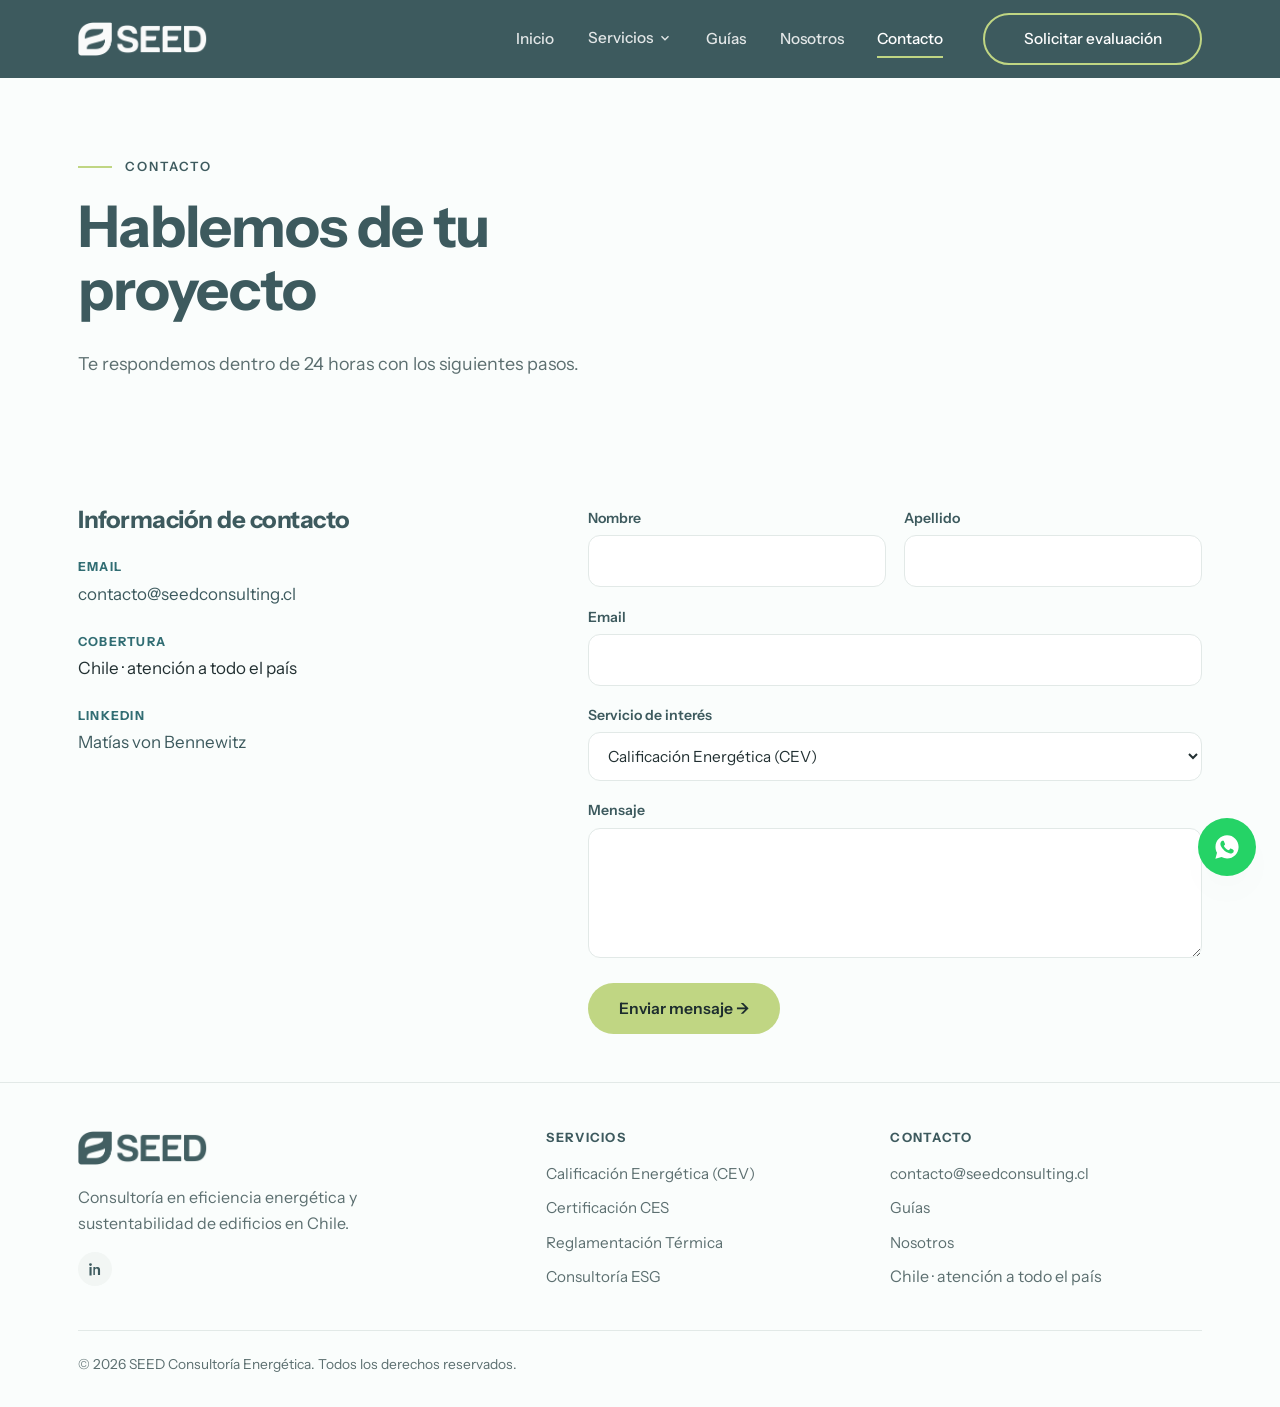
<file: contacto.html>
<!DOCTYPE html>
<html lang="es">
<head>
  <meta charset="UTF-8" />
  <meta name="viewport" content="width=device-width, initial-scale=1.0" />
  <title>Contacto | SEED Consultoría Energética</title>
  <meta name="description" content="Hablemos de tu proyecto. Respuesta dentro de 24 horas. Cobertura en todo Chile." />
  <link rel="canonical" href="https://www.seedconsulting.cl/contacto.html" />
  <link rel="icon" type="image/png" sizes="32x32" href="favicon-32.png" />
  <link rel="apple-touch-icon" href="apple-touch-icon.png" />
  <meta name="theme-color" content="#3D5A5E" />
  <meta property="og:type" content="website" />
  <meta property="og:site_name" content="SEED" />
  <meta property="og:locale" content="es_CL" />
  <meta property="og:url" content="https://www.seedconsulting.cl/contacto.html" />
  <meta property="og:title" content="Contacto | SEED Consultoría Energética" />
  <meta property="og:description" content="Hablemos de tu proyecto. Respuesta dentro de 24 horas. Cobertura en todo Chile." />
  <meta property="og:image" content="https://www.seedconsulting.cl/img/og-seed.jpg" />
  <meta property="og:image:width" content="1200" />
  <meta property="og:image:height" content="630" />
  <meta property="og:image:alt" content="SEED — Eficiencia energética y sustentabilidad de edificios, Chile" />
  <meta name="twitter:card" content="summary_large_image" />
  <meta name="twitter:title" content="Contacto | SEED Consultoría Energética" />
  <meta name="twitter:description" content="Hablemos de tu proyecto. Respuesta dentro de 24 horas. Cobertura en todo Chile." />
  <meta name="twitter:image" content="https://www.seedconsulting.cl/img/og-seed.jpg" />
  <link rel="preconnect" href="https://fonts.googleapis.com" />
  <link rel="preconnect" href="https://fonts.gstatic.com" crossorigin />
  <link href="https://fonts.googleapis.com/css2?family=Instrument+Sans:ital,wght@0,400;0,500;0,600;0,700;1,400&display=swap" rel="stylesheet" />
  <link rel="stylesheet" href="styles.css" />
</head>
<body class="page-contacto">

  <a class="skip-link" href="#contenido">Saltar al contenido</a>

<header class="site-header">
    <div class="wrap nav">
      <a href="index.html" class="brand"><img src="img/logo-seed-blanco.png" alt="SEED" width="1081" height="280" loading="eager" fetchpriority="high" decoding="async"></a>
      <button class="nav-toggle" aria-label="Abrir menú" aria-expanded="false">
        <svg width="26" height="26" viewBox="0 0 24 24" fill="none" stroke="currentColor" stroke-width="2"><path d="M3 6h18M3 12h18M3 18h18"/></svg>
      </button>
      <ul class="nav-links">
        <li><a href="index.html" data-nav="inicio">Inicio</a></li>
        <li class="dropdown">
          <button class="dropdown-toggle" aria-expanded="false" aria-haspopup="true">
            Servicios
            <svg class="chev" width="14" height="14" viewBox="0 0 24 24" fill="none" stroke="currentColor" stroke-width="2.4"><path d="M6 9l6 6 6-6"/></svg>
          </button>
          <div class="dropdown-menu" role="menu">
            <a href="calificacion-energetica.html">Calificación Energética (CEV)<small>Etiqueta oficial A–G · MINVU</small></a>
            <a href="certificacion-ces.html">Certificación CES<small>Edificio Sustentable de uso público</small></a>
            <a href="reglamentacion-termica.html">Reglamentación Térmica<small>Cumplimiento 4.1.10 OGUC</small></a>
            <a href="consultoria-esg.html">Consultoría ESG<small>Descarbonización y marcos internacionales</small></a>
          </div>
        </li>
        <li><a href="guias.html" data-nav="guias">Guías</a></li>
        <li><a href="nosotros.html" data-nav="nosotros">Nosotros</a></li>
        <li><a href="contacto.html" data-nav="contacto" class="active">Contacto</a></li>
        <li class="nav-cta"><a href="contacto.html" class="btn btn-ghost-light">Solicitar evaluación</a></li>
      </ul>
    </div>
  </header>

  <main id="contenido">

  <!-- HERO -->
  <section class="hero">
    <div class="wrap">
      <span class="eyebrow">Contacto</span>
      <h1>Hablemos de tu proyecto</h1>
      <p class="lead">Te respondemos dentro de 24 horas con los siguientes pasos.</p>
    </div>
  </section>

  <section class="tight">
    <div class="wrap">
      <div class="contact-split">
        <div class="contact-info reveal">
          <h2>Información de contacto</h2>
          <ul>
            <li><div class="lbl">Email</div><div class="val"><a href="mailto:contacto@seedconsulting.cl">contacto@seedconsulting.cl</a></div></li>
            <li><div class="lbl">Cobertura</div><div class="val">Chile · atención a todo el país</div></li>
            <li><div class="lbl">LinkedIn</div><div class="val"><a href="https://www.linkedin.com/in/matias-von-bennewitz/" target="_blank" rel="noopener">Matías von Bennewitz</a></div></li>
          </ul>
        </div>

        <div class="reveal">
          <form class="form-grid" data-contact action="https://formspree.io/f/xkodwdzw" method="POST">
            <input type="hidden" name="_subject" value="Nuevo contacto — seedconsulting.cl" />
            <input type="text" name="_gotcha" style="display:none" tabindex="-1" autocomplete="off" aria-hidden="true" />
            <div class="two-col">
              <div class="field"><label for="c-nombre">Nombre</label><input id="c-nombre" name="nombre" type="text" required /></div>
              <div class="field"><label for="c-apellido">Apellido</label><input id="c-apellido" name="apellido" type="text" /></div>
            </div>
            <div class="field"><label for="c-email">Email</label><input id="c-email" name="email" type="email" required /></div>
            <div class="field">
              <label for="c-servicio">Servicio de interés</label>
              <select id="c-servicio" name="servicio">
                <option>Calificación Energética (CEV)</option>
                <option>Certificación CES</option>
                <option>Reglamentación Térmica</option>
                <option>Consultoría ESG</option>
              </select>
            </div>
            <div class="field"><label for="c-msg">Mensaje</label><textarea id="c-msg" name="mensaje" required></textarea></div>
            <div><button type="submit" class="btn btn-green">Enviar mensaje →</button></div>
            <p class="form-note" role="status"></p>
          </form>
        </div>
      </div>
    </div>
  </section>
  </main>


<footer class="site-footer">
    <div class="wrap">
      <div class="footer-top">
        <div>
          <a href="index.html" class="brand"><img src="img/logo-seed-verde.png" alt="SEED" width="1081" height="280" loading="lazy" decoding="async"></a>
          <p style="max-width:34ch;margin-top:.8rem;">Consultoría en eficiencia energética y sustentabilidad de edificios en Chile.</p>
          <div class="social">
            <a href="https://www.linkedin.com/in/matias-von-bennewitz/" target="_blank" rel="noopener" aria-label="LinkedIn"><svg width="17" height="17" viewBox="0 0 24 24" fill="currentColor"><path d="M6.94 5a2 2 0 11-4 0 2 2 0 014 0zM3.5 8.5h3v12h-3v-12zM9 8.5h2.9v1.6h.04c.4-.76 1.4-1.56 2.86-1.56 3.06 0 3.63 2 3.63 4.6v6.76h-3v-6c0-1.43-.03-3.27-2-3.27-2 0-2.3 1.56-2.3 3.17v6.1H9v-12z"/></svg></a>
          </div>
        </div>
        <div>
          <h4>Servicios</h4>
          <ul class="footer-links">
            <li><a href="calificacion-energetica.html">Calificación Energética (CEV)</a></li>
            <li><a href="certificacion-ces.html">Certificación CES</a></li>
            <li><a href="reglamentacion-termica.html">Reglamentación Térmica</a></li>
            <li><a href="consultoria-esg.html">Consultoría ESG</a></li>
          </ul>
        </div>
        <div>
          <h4>Contacto</h4>
          <ul class="footer-links">
            <li><a href="mailto:contacto@seedconsulting.cl">contacto@seedconsulting.cl</a></li>
            <li><a href="guias.html">Guías</a></li>
            <li><a href="nosotros.html">Nosotros</a></li>
            <li><span style="color:var(--ink-soft);">Chile · atención a todo el país</span></li>
          </ul>
        </div>
      </div>
      <div class="footer-bottom">
        <span>© 2026 SEED Consultoría Energética. Todos los derechos reservados.</span>
      </div>
    </div>
  </footer>
  <script>
document.querySelectorAll('.dropdown').forEach(function(dd){
  var t=dd.querySelector('.dropdown-toggle');
  t.addEventListener('click',function(e){
    e.stopPropagation();
    var w=dd.classList.contains('open');
    document.querySelectorAll('.dropdown.open').forEach(function(o){o.classList.remove('open')});
    if(!w)dd.classList.add('open');
    t.setAttribute('aria-expanded',String(!w));
  });
});
document.addEventListener('click',function(){document.querySelectorAll('.dropdown.open').forEach(function(o){o.classList.remove('open')})});
var nt=document.querySelector('.nav-toggle'),nl=document.querySelector('.nav-links');
if(nt){nt.addEventListener('click',function(){var o=nl.classList.toggle('open');nt.setAttribute('aria-expanded',String(o))})}
document.querySelectorAll('.faq-q').forEach(function(q){
  q.addEventListener('click',function(){
    var i=q.closest('.faq-item'),a=i.querySelector('.faq-a'),o=i.classList.toggle('open');
    a.style.maxHeight=o?a.scrollHeight+'px':null;q.setAttribute('aria-expanded',String(o));
  });
});
var io=new IntersectionObserver(function(es){es.forEach(function(e){if(e.isIntersecting){e.target.classList.add('in');io.unobserve(e.target)}})},{threshold:.12});
document.querySelectorAll('.reveal').forEach(function(el){io.observe(el)});
document.querySelectorAll('form[data-contact]').forEach(function(f){
  f.addEventListener('submit',function(e){
    e.preventDefault();
    var n=f.querySelector('.form-note');
    var b=f.querySelector('button[type="submit"]');
    var orig=b.textContent;
    b.disabled=true;b.textContent='Enviando…';
    fetch(f.action,{method:'POST',body:new FormData(f),headers:{'Accept':'application/json'}})
      .then(function(r){
        if(!r.ok)throw new Error('HTTP '+r.status);
        if(n){n.textContent='Gracias, hemos recibido tu mensaje. Te responderemos dentro de 24 horas.';n.classList.remove('error');n.style.display='block'}
        f.reset();
      })
      .catch(function(){
        if(n){n.textContent='No pudimos enviar el mensaje. Inténtalo de nuevo o escríbenos directo a contacto@seedconsulting.cl.';n.classList.add('error');n.style.display='block'}
      })
      .finally(function(){b.disabled=false;b.textContent=orig});
  });
});

</script>

  <a class="whatsapp-float" href="https://wa.me/56930146003?text=Hola%2C%20me%20gustar%C3%ADa%20m%C3%A1s%20informaci%C3%B3n%20sobre%20sus%20servicios." target="_blank" rel="noopener" aria-label="Escríbenos por WhatsApp">
    <svg width="28" height="28" viewBox="0 0 24 24" fill="#fff"><path d="M12.04 2C6.58 2 2.13 6.45 2.13 11.91c0 1.75.46 3.45 1.32 4.95L2.05 22l5.25-1.38a9.9 9.9 0 004.74 1.21h.01c5.46 0 9.9-4.45 9.9-9.91 0-2.65-1.03-5.14-2.9-7.01A9.82 9.82 0 0012.05 2h-.01zm5.8 14.13c-.24.68-1.4 1.3-1.93 1.38-.5.08-1.12.11-1.8-.11-.42-.13-.96-.31-1.65-.61-2.9-1.25-4.8-4.17-4.94-4.36-.14-.19-1.18-1.57-1.18-3 0-1.42.75-2.12 1.01-2.41.27-.29.58-.36.78-.36.19 0 .39 0 .56.01.18.01.42-.07.65.5.24.58.82 2 .89 2.15.07.14.12.31.02.5-.09.19-.14.31-.28.48-.14.17-.29.37-.42.5-.14.14-.28.29-.12.57.16.28.71 1.17 1.53 1.9 1.05.94 1.94 1.23 2.22 1.37.28.14.44.12.61-.07.16-.19.68-.79.87-1.07.18-.27.37-.23.62-.14.25.09 1.6.76 1.87.9.28.14.46.21.53.32.07.12.07.68-.17 1.36z"/></svg>
  </a>

</body>
</html>
</file>
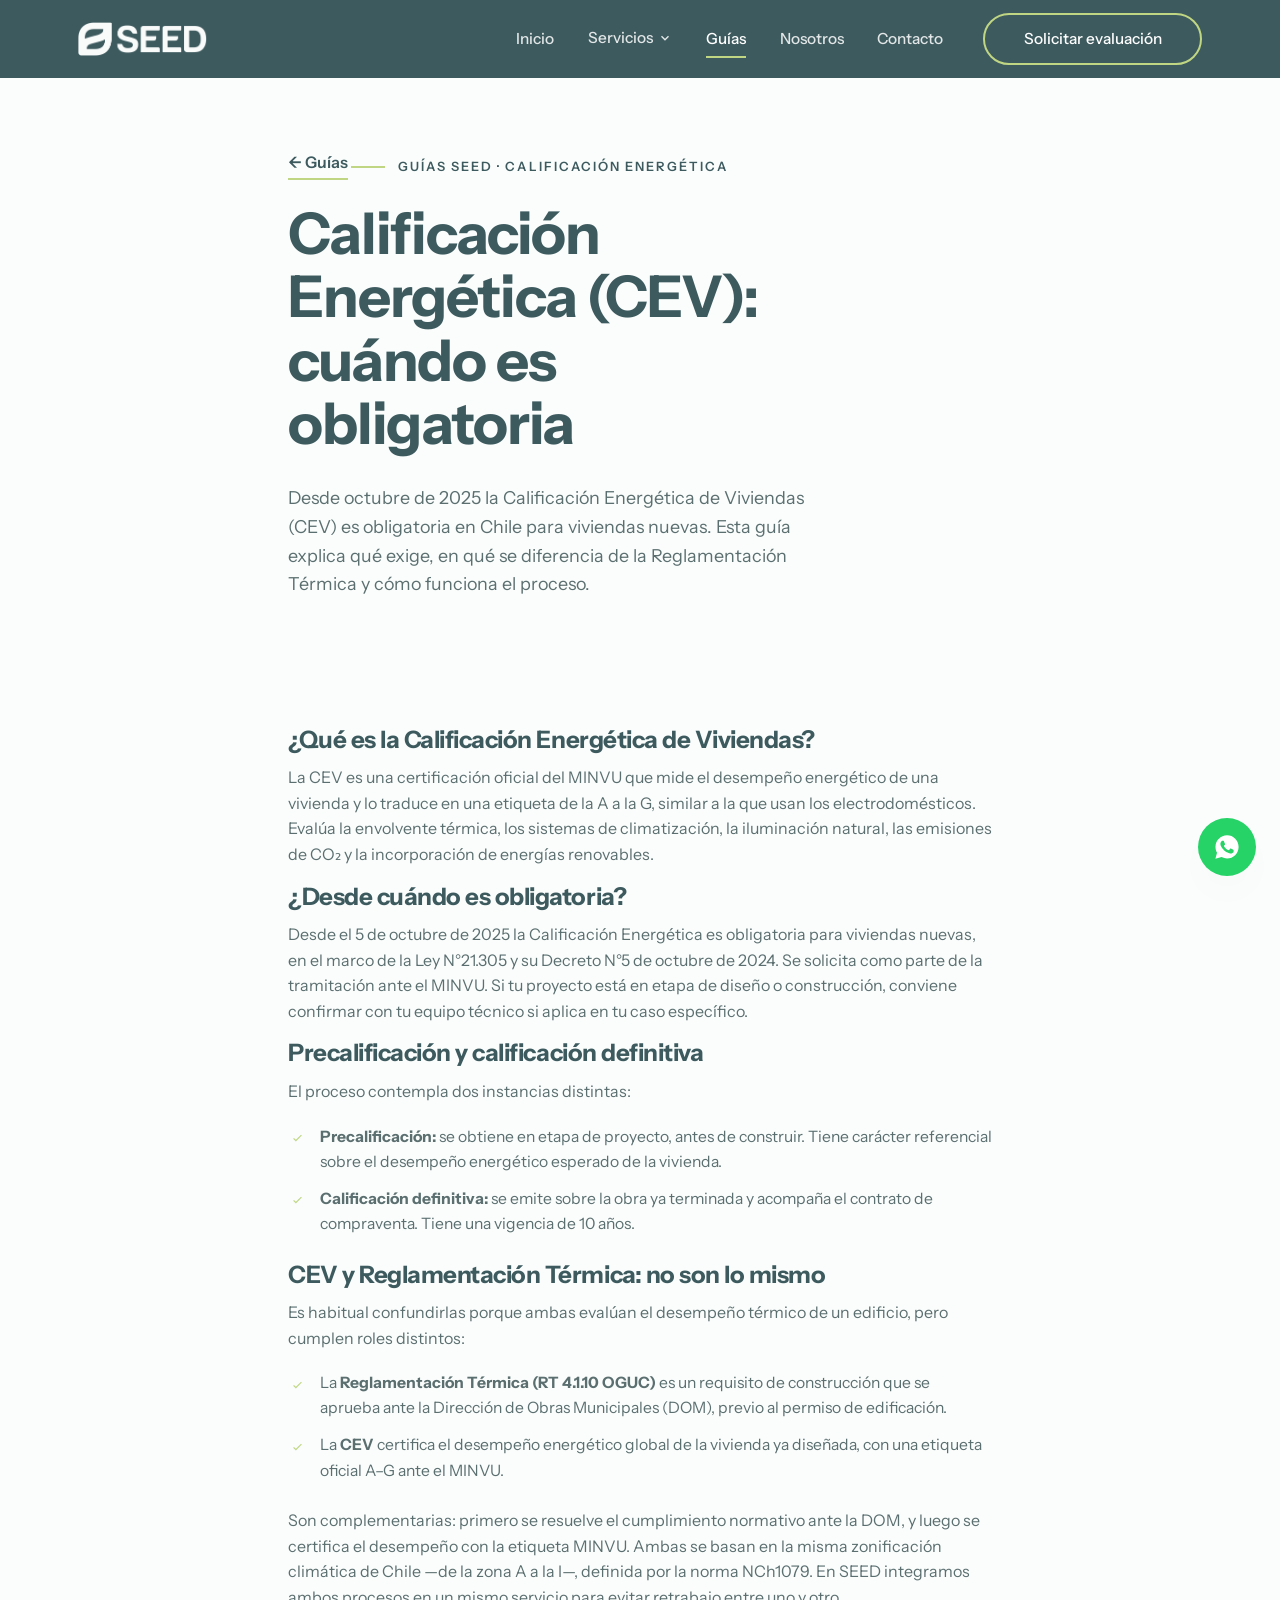
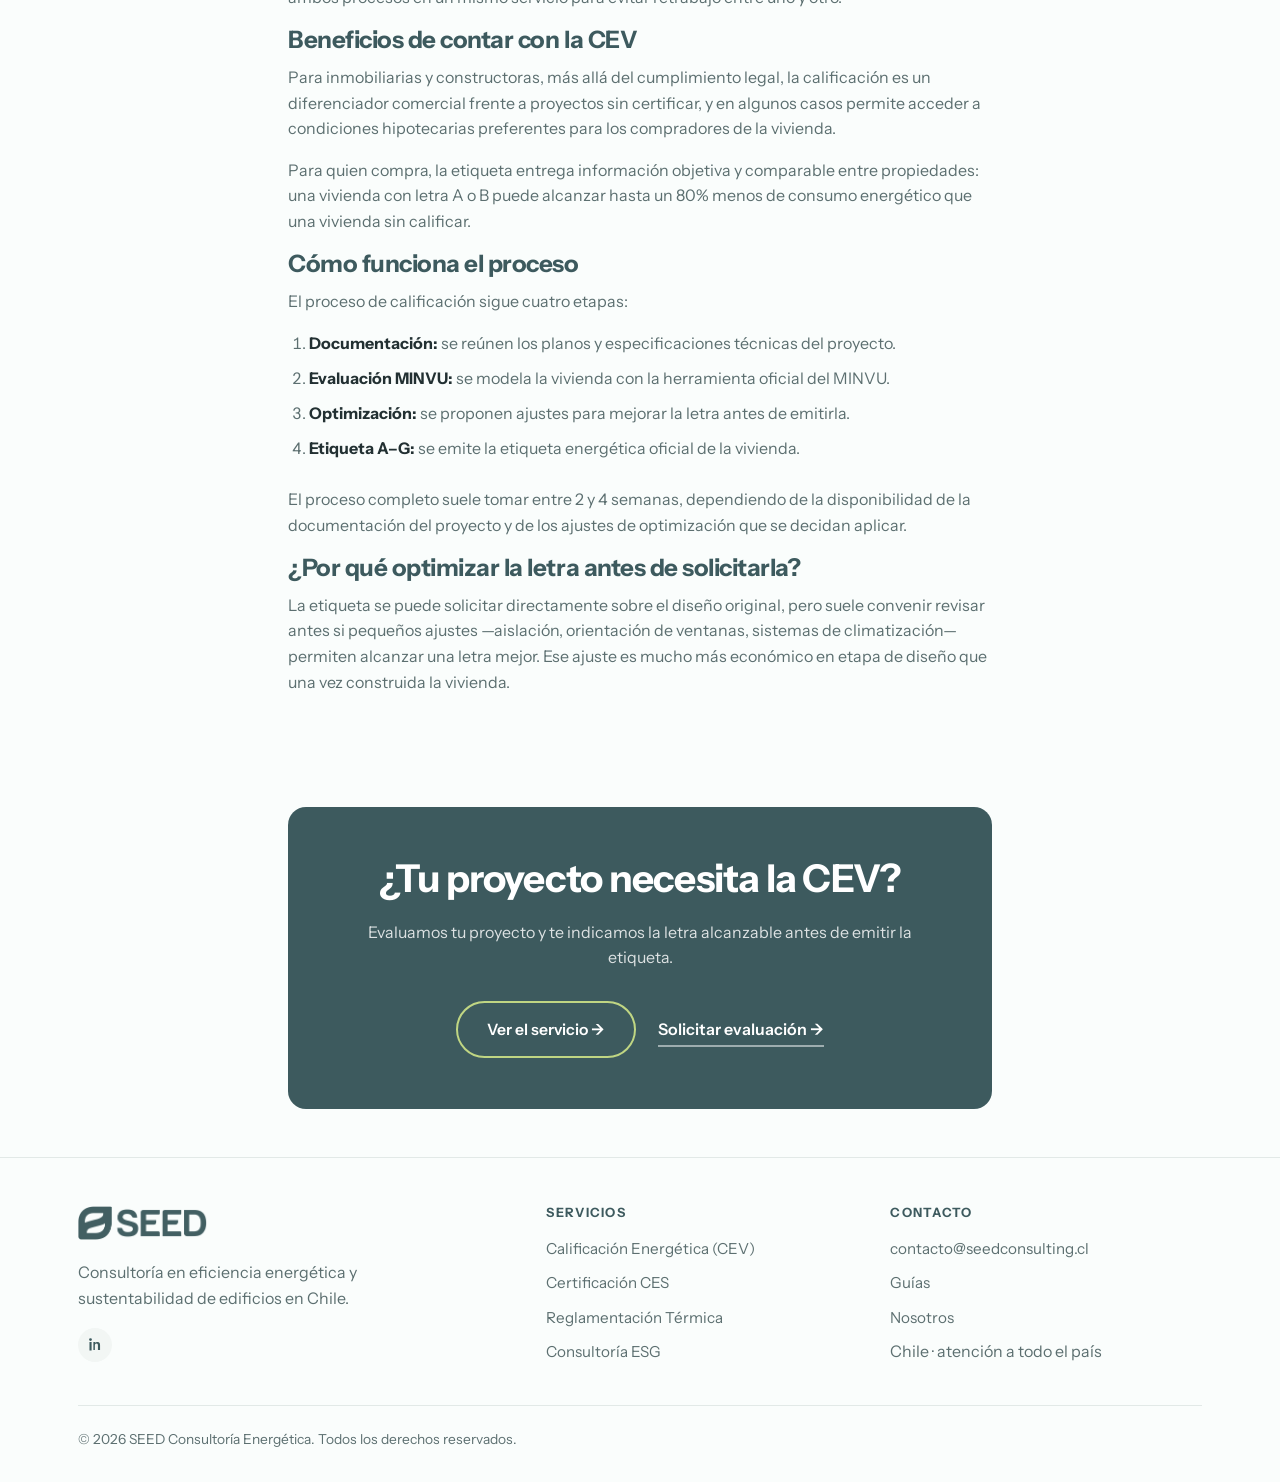
<file: guia-cev-obligatoria.html>
<!DOCTYPE html>
<html lang="es">
<head>
  <meta charset="UTF-8" />
  <meta name="viewport" content="width=device-width, initial-scale=1.0" />
  <title>Calificación Energética (CEV): cuándo es obligatoria | SEED</title>
  <meta name="description" content="Desde octubre de 2025 la Calificación Energética de Viviendas es obligatoria en Chile. Qué exige, en qué se diferencia de la Reglamentación Térmica y cómo funciona el proceso." />
  <link rel="canonical" href="https://www.seedconsulting.cl/guia-cev-obligatoria.html" />
  <link rel="icon" type="image/png" sizes="32x32" href="favicon-32.png" />
  <link rel="apple-touch-icon" href="apple-touch-icon.png" />
  <meta name="theme-color" content="#3D5A5E" />
  <meta property="og:type" content="article" />
  <meta property="og:site_name" content="SEED" />
  <meta property="og:locale" content="es_CL" />
  <meta property="og:url" content="https://www.seedconsulting.cl/guia-cev-obligatoria.html" />
  <meta property="og:title" content="Calificación Energética (CEV): cuándo es obligatoria | SEED" />
  <meta property="og:description" content="Desde octubre de 2025 la Calificación Energética de Viviendas es obligatoria en Chile. Qué exige, en qué se diferencia de la Reglamentación Térmica y cómo funciona el proceso." />
  <meta property="og:image" content="https://www.seedconsulting.cl/img/og-seed.jpg" />
  <meta property="og:image:width" content="1200" />
  <meta property="og:image:height" content="630" />
  <meta property="og:image:alt" content="SEED — Eficiencia energética y sustentabilidad de edificios, Chile" />
  <meta name="twitter:card" content="summary_large_image" />
  <meta name="twitter:title" content="Calificación Energética (CEV): cuándo es obligatoria | SEED" />
  <meta name="twitter:description" content="Desde octubre de 2025 la Calificación Energética de Viviendas es obligatoria en Chile. Qué exige, en qué se diferencia de la Reglamentación Térmica y cómo funciona el proceso." />
  <meta name="twitter:image" content="https://www.seedconsulting.cl/img/og-seed.jpg" />
  <link rel="preconnect" href="https://fonts.googleapis.com" />
  <link rel="preconnect" href="https://fonts.gstatic.com" crossorigin />
  <link href="https://fonts.googleapis.com/css2?family=Instrument+Sans:ital,wght@0,400;0,500;0,600;0,700;1,400&display=swap" rel="stylesheet" />
  <link rel="stylesheet" href="styles.css" />
  <script type="application/ld+json">
  {
    "@context": "https://schema.org",
    "@type": "Article",
    "headline": "Calificación Energética (CEV): cuándo es obligatoria",
    "description": "Desde octubre de 2025 la Calificación Energética de Viviendas es obligatoria en Chile. Qué exige, en qué se diferencia de la Reglamentación Térmica y cómo funciona el proceso.",
    "image": "https://www.seedconsulting.cl/img/vivienda-eficiencia-energetica.jpg",
    "author": {
      "@type": "Person",
      "name": "Matías von Bennewitz",
      "url": "https://www.seedconsulting.cl/nosotros.html"
    },
    "publisher": {
      "@type": "ProfessionalService",
      "name": "SEED Consultoría Energética",
      "url": "https://www.seedconsulting.cl/"
    },
    "datePublished": "2026-07-14",
    "dateModified": "2026-07-28",
    "mainEntityOfPage": "https://www.seedconsulting.cl/guia-cev-obligatoria.html"
  }
  </script>
</head>
<body class="page-guias">

  <a class="skip-link" href="#contenido">Saltar al contenido</a>

<header class="site-header">
    <div class="wrap nav">
      <a href="index.html" class="brand"><img src="img/logo-seed-blanco.png" alt="SEED" width="1081" height="280" loading="eager" fetchpriority="high" decoding="async"></a>
      <button class="nav-toggle" aria-label="Abrir menú" aria-expanded="false">
        <svg width="26" height="26" viewBox="0 0 24 24" fill="none" stroke="currentColor" stroke-width="2"><path d="M3 6h18M3 12h18M3 18h18"/></svg>
      </button>
      <ul class="nav-links">
        <li><a href="index.html" data-nav="inicio">Inicio</a></li>
        <li class="dropdown">
          <button class="dropdown-toggle" aria-expanded="false" aria-haspopup="true">
            Servicios
            <svg class="chev" width="14" height="14" viewBox="0 0 24 24" fill="none" stroke="currentColor" stroke-width="2.4"><path d="M6 9l6 6 6-6"/></svg>
          </button>
          <div class="dropdown-menu" role="menu">
            <a href="calificacion-energetica.html">Calificación Energética (CEV)<small>Etiqueta oficial A–G · MINVU</small></a>
            <a href="certificacion-ces.html">Certificación CES<small>Edificio Sustentable de uso público</small></a>
            <a href="reglamentacion-termica.html">Reglamentación Térmica<small>Cumplimiento 4.1.10 OGUC</small></a>
            <a href="consultoria-esg.html">Consultoría ESG<small>Descarbonización y marcos internacionales</small></a>
          </div>
        </li>
        <li><a href="guias.html" data-nav="guias" class="active">Guías</a></li>
        <li><a href="nosotros.html" data-nav="nosotros">Nosotros</a></li>
        <li><a href="contacto.html" data-nav="contacto">Contacto</a></li>
        <li class="nav-cta"><a href="contacto.html" class="btn btn-ghost-light">Solicitar evaluación</a></li>
      </ul>
    </div>
  </header>

  <main id="contenido">

  <!-- HERO -->
  <section class="hero">
    <div class="wrap" style="max-width:760px;">
      <a href="guias.html" class="btn-text" style="margin-bottom:1.4rem;">← Guías</a>
      <span class="eyebrow">Guías SEED · Calificación Energética</span>
      <h1>Calificación Energética (CEV): cuándo es obligatoria</h1>
      <p class="lead">Desde octubre de 2025 la Calificación Energética de Viviendas (CEV) es obligatoria en Chile para viviendas nuevas. Esta guía explica qué exige, en qué se diferencia de la Reglamentación Térmica y cómo funciona el proceso.</p>
    </div>
  </section>

  <!-- ARTICULO -->
  <section class="tight">
    <div class="wrap" style="max-width:760px;">

      <h2>¿Qué es la Calificación Energética de Viviendas?</h2>
      <p>La CEV es una certificación oficial del MINVU que mide el desempeño energético de una vivienda y lo traduce en una etiqueta de la A a la G, similar a la que usan los electrodomésticos. Evalúa la envolvente térmica, los sistemas de climatización, la iluminación natural, las emisiones de CO₂ y la incorporación de energías renovables.</p>

      <h2>¿Desde cuándo es obligatoria?</h2>
      <p>Desde el 5 de octubre de 2025 la Calificación Energética es obligatoria para viviendas nuevas, en el marco de la Ley N°21.305 y su Decreto N°5 de octubre de 2024. Se solicita como parte de la tramitación ante el MINVU. Si tu proyecto está en etapa de diseño o construcción, conviene confirmar con tu equipo técnico si aplica en tu caso específico.</p>

      <h2>Precalificación y calificación definitiva</h2>
      <p>El proceso contempla dos instancias distintas:</p>
      <ul class="check-list" style="margin:1.2rem 0 1.6rem;">
        <li><strong>Precalificación:</strong> se obtiene en etapa de proyecto, antes de construir. Tiene carácter referencial sobre el desempeño energético esperado de la vivienda.</li>
        <li><strong>Calificación definitiva:</strong> se emite sobre la obra ya terminada y acompaña el contrato de compraventa. Tiene una vigencia de 10 años.</li>
      </ul>

      <h2>CEV y Reglamentación Térmica: no son lo mismo</h2>
      <p>Es habitual confundirlas porque ambas evalúan el desempeño térmico de un edificio, pero cumplen roles distintos:</p>
      <ul class="check-list" style="margin:1.2rem 0 1.6rem;">
        <li>La <strong>Reglamentación Térmica (RT 4.1.10 OGUC)</strong> es un requisito de construcción que se aprueba ante la Dirección de Obras Municipales (DOM), previo al permiso de edificación.</li>
        <li>La <strong>CEV</strong> certifica el desempeño energético global de la vivienda ya diseñada, con una etiqueta oficial A–G ante el MINVU.</li>
      </ul>
      <p>Son complementarias: primero se resuelve el cumplimiento normativo ante la DOM, y luego se certifica el desempeño con la etiqueta MINVU. Ambas se basan en la misma zonificación climática de Chile —de la zona A a la I—, definida por la norma NCh1079. En SEED integramos ambos procesos en un mismo servicio para evitar retrabajo entre uno y otro.</p>

      <h2>Beneficios de contar con la CEV</h2>
      <p>Para inmobiliarias y constructoras, más allá del cumplimiento legal, la calificación es un diferenciador comercial frente a proyectos sin certificar, y en algunos casos permite acceder a condiciones hipotecarias preferentes para los compradores de la vivienda.</p>
      <p>Para quien compra, la etiqueta entrega información objetiva y comparable entre propiedades: una vivienda con letra A o B puede alcanzar hasta un 80% menos de consumo energético que una vivienda sin calificar.</p>

      <h2>Cómo funciona el proceso</h2>
      <p>El proceso de calificación sigue cuatro etapas:</p>
      <ol style="color:var(--ink-soft);padding-left:1.3rem;margin:0 0 1.6rem;">
        <li style="margin-bottom:.6rem;"><strong style="color:var(--ink);">Documentación:</strong> se reúnen los planos y especificaciones técnicas del proyecto.</li>
        <li style="margin-bottom:.6rem;"><strong style="color:var(--ink);">Evaluación MINVU:</strong> se modela la vivienda con la herramienta oficial del MINVU.</li>
        <li style="margin-bottom:.6rem;"><strong style="color:var(--ink);">Optimización:</strong> se proponen ajustes para mejorar la letra antes de emitirla.</li>
        <li><strong style="color:var(--ink);">Etiqueta A–G:</strong> se emite la etiqueta energética oficial de la vivienda.</li>
      </ol>
      <p>El proceso completo suele tomar entre 2 y 4 semanas, dependiendo de la disponibilidad de la documentación del proyecto y de los ajustes de optimización que se decidan aplicar.</p>

      <h2>¿Por qué optimizar la letra antes de solicitarla?</h2>
      <p>La etiqueta se puede solicitar directamente sobre el diseño original, pero suele convenir revisar antes si pequeños ajustes —aislación, orientación de ventanas, sistemas de climatización— permiten alcanzar una letra mejor. Ese ajuste es mucho más económico en etapa de diseño que una vez construida la vivienda.</p>

    </div>
  </section>

  <!-- CTA -->
  <section class="tight">
    <div class="wrap" style="max-width:760px;">
      <div class="cta-banner reveal">
        <h2>¿Tu proyecto necesita la CEV?</h2>
        <p>Evaluamos tu proyecto y te indicamos la letra alcanzable antes de emitir la etiqueta.</p>
        <a href="calificacion-energetica.html" class="btn btn-ghost-light">Ver el servicio →</a>
        <a href="contacto.html" class="btn-text" style="margin-left:1.2rem;color:#fff;border-bottom-color:rgba(255,255,255,.5);">Solicitar evaluación →</a>
      </div>
    </div>
  </section>
  </main>


<footer class="site-footer">
    <div class="wrap">
      <div class="footer-top">
        <div>
          <a href="index.html" class="brand"><img src="img/logo-seed-verde.png" alt="SEED" width="1081" height="280" loading="lazy" decoding="async"></a>
          <p style="max-width:34ch;margin-top:.8rem;">Consultoría en eficiencia energética y sustentabilidad de edificios en Chile.</p>
          <div class="social">
            <a href="https://www.linkedin.com/in/matias-von-bennewitz/" target="_blank" rel="noopener" aria-label="LinkedIn"><svg width="17" height="17" viewBox="0 0 24 24" fill="currentColor"><path d="M6.94 5a2 2 0 11-4 0 2 2 0 014 0zM3.5 8.5h3v12h-3v-12zM9 8.5h2.9v1.6h.04c.4-.76 1.4-1.56 2.86-1.56 3.06 0 3.63 2 3.63 4.6v6.76h-3v-6c0-1.43-.03-3.27-2-3.27-2 0-2.3 1.56-2.3 3.17v6.1H9v-12z"/></svg></a>
          </div>
        </div>
        <div>
          <h4>Servicios</h4>
          <ul class="footer-links">
            <li><a href="calificacion-energetica.html">Calificación Energética (CEV)</a></li>
            <li><a href="certificacion-ces.html">Certificación CES</a></li>
            <li><a href="reglamentacion-termica.html">Reglamentación Térmica</a></li>
            <li><a href="consultoria-esg.html">Consultoría ESG</a></li>
          </ul>
        </div>
        <div>
          <h4>Contacto</h4>
          <ul class="footer-links">
            <li><a href="mailto:contacto@seedconsulting.cl">contacto@seedconsulting.cl</a></li>
            <li><a href="guias.html">Guías</a></li>
            <li><a href="nosotros.html">Nosotros</a></li>
            <li><span style="color:var(--ink-soft);">Chile · atención a todo el país</span></li>
          </ul>
        </div>
      </div>
      <div class="footer-bottom">
        <span>© 2026 SEED Consultoría Energética. Todos los derechos reservados.</span>
      </div>
    </div>
  </footer>
  <script>
document.querySelectorAll('.dropdown').forEach(function(dd){
  var t=dd.querySelector('.dropdown-toggle');
  t.addEventListener('click',function(e){
    e.stopPropagation();
    var w=dd.classList.contains('open');
    document.querySelectorAll('.dropdown.open').forEach(function(o){o.classList.remove('open')});
    if(!w)dd.classList.add('open');
    t.setAttribute('aria-expanded',String(!w));
  });
});
document.addEventListener('click',function(){document.querySelectorAll('.dropdown.open').forEach(function(o){o.classList.remove('open')})});
var nt=document.querySelector('.nav-toggle'),nl=document.querySelector('.nav-links');
if(nt){nt.addEventListener('click',function(){var o=nl.classList.toggle('open');nt.setAttribute('aria-expanded',String(o))})}
var io=new IntersectionObserver(function(es){es.forEach(function(e){if(e.isIntersecting){e.target.classList.add('in');io.unobserve(e.target)}})},{threshold:.12});
document.querySelectorAll('.reveal').forEach(function(el){io.observe(el)});

</script>

  <a class="whatsapp-float" href="https://wa.me/56930146003?text=Hola%2C%20me%20gustar%C3%ADa%20m%C3%A1s%20informaci%C3%B3n%20sobre%20sus%20servicios." target="_blank" rel="noopener" aria-label="Escríbenos por WhatsApp">
    <svg width="28" height="28" viewBox="0 0 24 24" fill="#fff"><path d="M12.04 2C6.58 2 2.13 6.45 2.13 11.91c0 1.75.46 3.45 1.32 4.95L2.05 22l5.25-1.38a9.9 9.9 0 004.74 1.21h.01c5.46 0 9.9-4.45 9.9-9.91 0-2.65-1.03-5.14-2.9-7.01A9.82 9.82 0 0012.05 2h-.01zm5.8 14.13c-.24.68-1.4 1.3-1.93 1.38-.5.08-1.12.11-1.8-.11-.42-.13-.96-.31-1.65-.61-2.9-1.25-4.8-4.17-4.94-4.36-.14-.19-1.18-1.57-1.18-3 0-1.42.75-2.12 1.01-2.41.27-.29.58-.36.78-.36.19 0 .39 0 .56.01.18.01.42-.07.65.5.24.58.82 2 .89 2.15.07.14.12.31.02.5-.09.19-.14.31-.28.48-.14.17-.29.37-.42.5-.14.14-.28.29-.12.57.16.28.71 1.17 1.53 1.9 1.05.94 1.94 1.23 2.22 1.37.28.14.44.12.61-.07.16-.19.68-.79.87-1.07.18-.27.37-.23.62-.14.25.09 1.6.76 1.87.9.28.14.46.21.53.32.07.12.07.68-.17 1.36z"/></svg>
  </a>

</body>
</html>
</file>
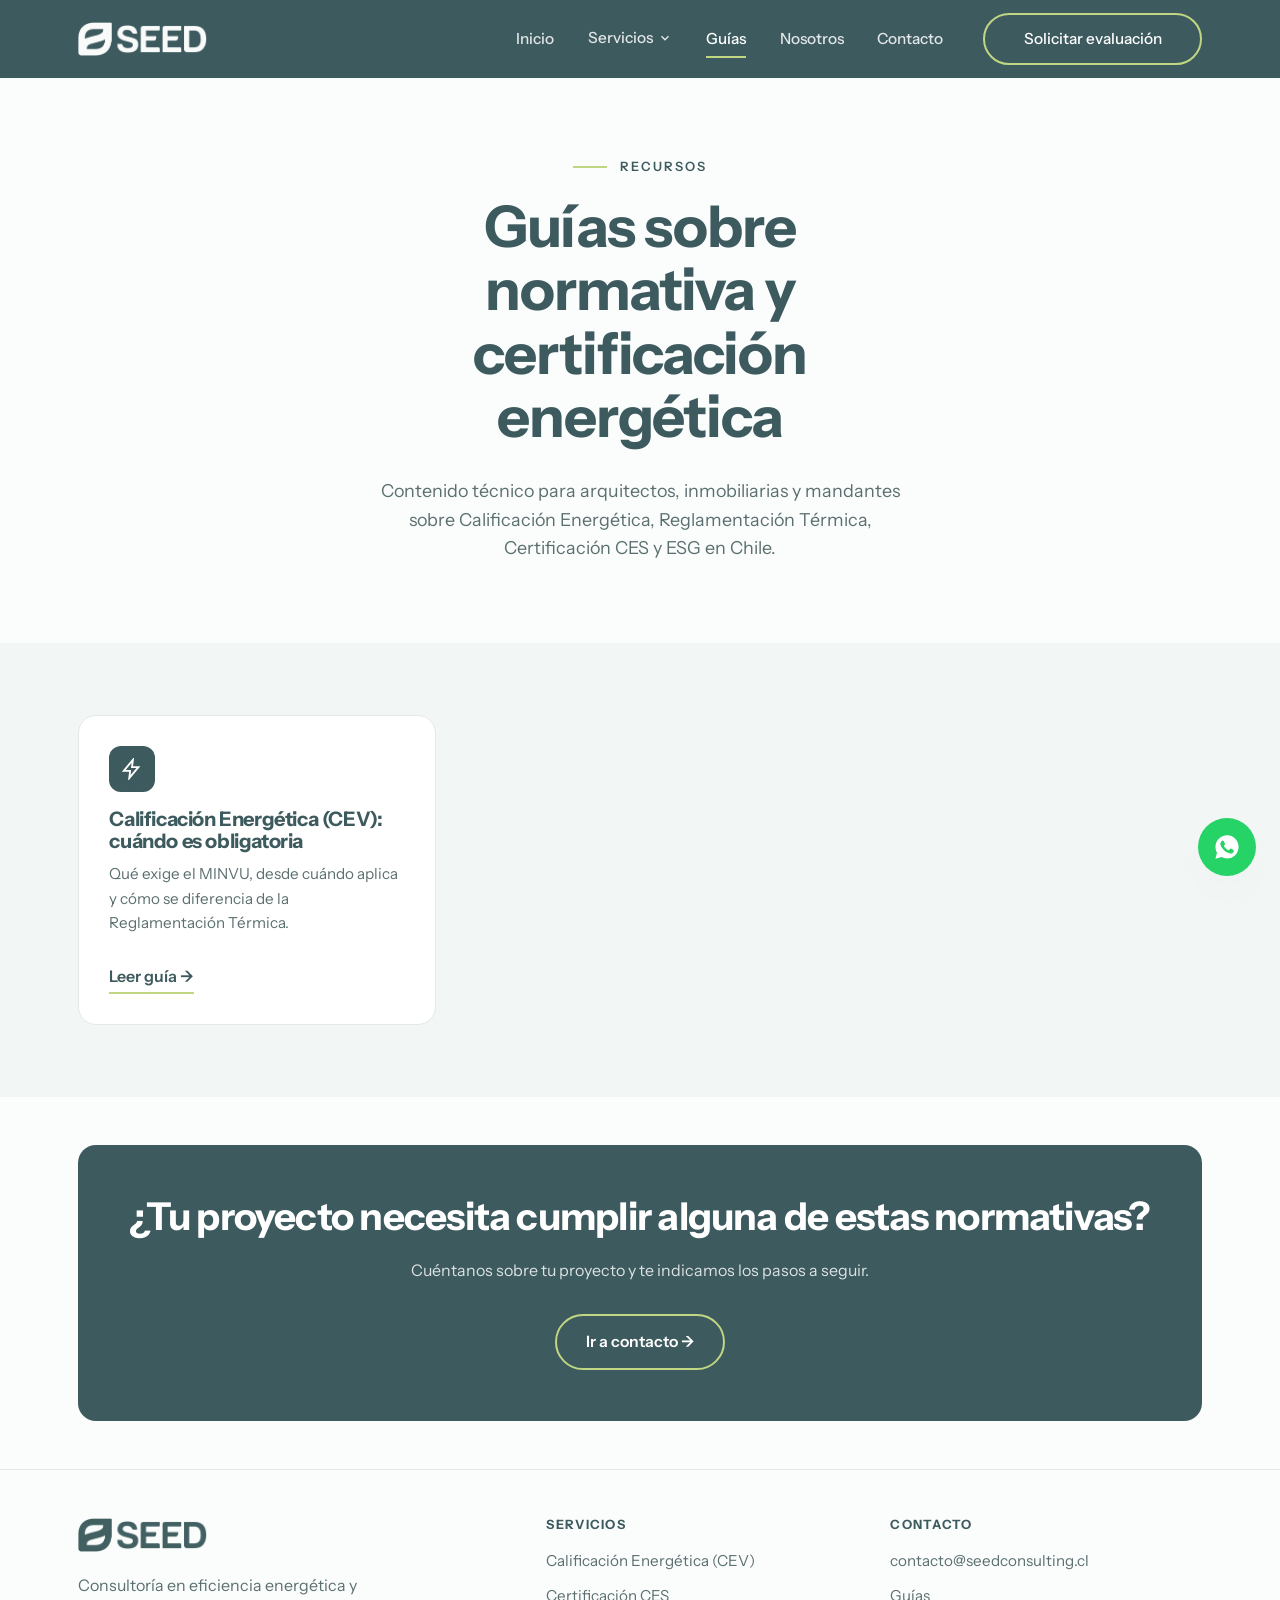
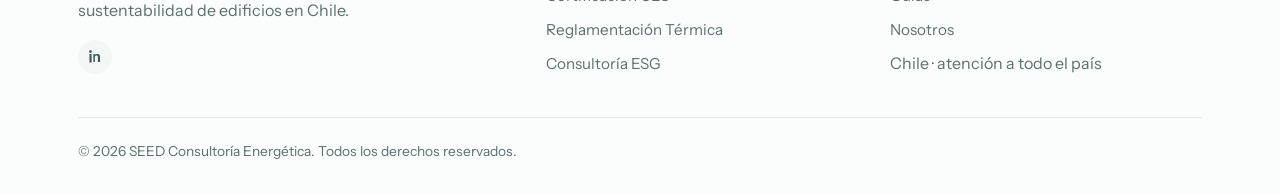
<file: guias.html>
<!DOCTYPE html>
<html lang="es">
<head>
  <meta charset="UTF-8" />
  <meta name="viewport" content="width=device-width, initial-scale=1.0" />
  <title>Guías sobre normativa y certificación energética en Chile | SEED</title>
  <meta name="description" content="Guías técnicas sobre Calificación Energética, Reglamentación Térmica, Certificación CES y ESG para arquitectos e inmobiliarias en Chile." />
  <link rel="canonical" href="https://www.seedconsulting.cl/guias.html" />
  <link rel="icon" type="image/png" sizes="32x32" href="favicon-32.png" />
  <link rel="apple-touch-icon" href="apple-touch-icon.png" />
  <meta name="theme-color" content="#3D5A5E" />
  <meta property="og:type" content="website" />
  <meta property="og:site_name" content="SEED" />
  <meta property="og:locale" content="es_CL" />
  <meta property="og:url" content="https://www.seedconsulting.cl/guias.html" />
  <meta property="og:title" content="Guías sobre normativa y certificación energética en Chile | SEED" />
  <meta property="og:description" content="Guías técnicas sobre Calificación Energética, Reglamentación Térmica, Certificación CES y ESG para arquitectos e inmobiliarias en Chile." />
  <meta property="og:image" content="https://www.seedconsulting.cl/img/og-seed.jpg" />
  <meta property="og:image:width" content="1200" />
  <meta property="og:image:height" content="630" />
  <meta property="og:image:alt" content="SEED — Eficiencia energética y sustentabilidad de edificios, Chile" />
  <meta name="twitter:card" content="summary_large_image" />
  <meta name="twitter:title" content="Guías sobre normativa y certificación energética en Chile | SEED" />
  <meta name="twitter:description" content="Guías técnicas sobre Calificación Energética, Reglamentación Térmica, Certificación CES y ESG para arquitectos e inmobiliarias en Chile." />
  <meta name="twitter:image" content="https://www.seedconsulting.cl/img/og-seed.jpg" />
  <link rel="preconnect" href="https://fonts.googleapis.com" />
  <link rel="preconnect" href="https://fonts.gstatic.com" crossorigin />
  <link href="https://fonts.googleapis.com/css2?family=Instrument+Sans:ital,wght@0,400;0,500;0,600;0,700;1,400&display=swap" rel="stylesheet" />
  <link rel="stylesheet" href="styles.css" />
</head>
<body class="page-guias">

  <a class="skip-link" href="#contenido">Saltar al contenido</a>

<header class="site-header">
    <div class="wrap nav">
      <a href="index.html" class="brand"><img src="img/logo-seed-blanco.png" alt="SEED" width="1081" height="280" loading="eager" fetchpriority="high" decoding="async"></a>
      <button class="nav-toggle" aria-label="Abrir menú" aria-expanded="false">
        <svg width="26" height="26" viewBox="0 0 24 24" fill="none" stroke="currentColor" stroke-width="2"><path d="M3 6h18M3 12h18M3 18h18"/></svg>
      </button>
      <ul class="nav-links">
        <li><a href="index.html" data-nav="inicio">Inicio</a></li>
        <li class="dropdown">
          <button class="dropdown-toggle" aria-expanded="false" aria-haspopup="true">
            Servicios
            <svg class="chev" width="14" height="14" viewBox="0 0 24 24" fill="none" stroke="currentColor" stroke-width="2.4"><path d="M6 9l6 6 6-6"/></svg>
          </button>
          <div class="dropdown-menu" role="menu">
            <a href="calificacion-energetica.html">Calificación Energética (CEV)<small>Etiqueta oficial A–G · MINVU</small></a>
            <a href="certificacion-ces.html">Certificación CES<small>Edificio Sustentable de uso público</small></a>
            <a href="reglamentacion-termica.html">Reglamentación Térmica<small>Cumplimiento 4.1.10 OGUC</small></a>
            <a href="consultoria-esg.html">Consultoría ESG<small>Descarbonización y marcos internacionales</small></a>
          </div>
        </li>
        <li><a href="guias.html" data-nav="guias" class="active">Guías</a></li>
        <li><a href="nosotros.html" data-nav="nosotros">Nosotros</a></li>
        <li><a href="contacto.html" data-nav="contacto">Contacto</a></li>
        <li class="nav-cta"><a href="contacto.html" class="btn btn-ghost-light">Solicitar evaluación</a></li>
      </ul>
    </div>
  </header>

  <main id="contenido">

  <!-- HERO centrado -->
  <section class="hero">
    <div class="wrap hero-center">
      <span class="eyebrow">Recursos</span>
      <h1>Guías sobre normativa y certificación energética</h1>
      <p class="lead">Contenido técnico para arquitectos, inmobiliarias y mandantes sobre Calificación Energética, Reglamentación Térmica, Certificación CES y ESG en Chile.</p>
    </div>
  </section>

  <!-- LISTADO -->
  <section class="section-alt">
    <div class="wrap">
      <div class="grid grid-3">
        <a href="guia-cev-obligatoria.html" class="svc-card reveal">
          <div class="feature-ico"><svg width="22" height="22" viewBox="0 0 24 24" fill="none" stroke="currentColor" stroke-width="2"><path d="M13 2L3 14h7l-1 8 10-12h-7z"/></svg></div>
          <h3>Calificación Energética (CEV): cuándo es obligatoria</h3>
          <p>Qué exige el MINVU, desde cuándo aplica y cómo se diferencia de la Reglamentación Térmica.</p>
          <span class="btn-text">Leer guía →</span>
        </a>
      </div>
    </div>
  </section>

  <!-- CTA -->
  <section class="tight">
    <div class="wrap">
      <div class="cta-banner reveal">
        <h2>¿Tu proyecto necesita cumplir alguna de estas normativas?</h2>
        <p>Cuéntanos sobre tu proyecto y te indicamos los pasos a seguir.</p>
        <a href="contacto.html" class="btn btn-ghost-light">Ir a contacto →</a>
      </div>
    </div>
  </section>
  </main>


<footer class="site-footer">
    <div class="wrap">
      <div class="footer-top">
        <div>
          <a href="index.html" class="brand"><img src="img/logo-seed-verde.png" alt="SEED" width="1081" height="280" loading="lazy" decoding="async"></a>
          <p style="max-width:34ch;margin-top:.8rem;">Consultoría en eficiencia energética y sustentabilidad de edificios en Chile.</p>
          <div class="social">
            <a href="https://www.linkedin.com/in/matias-von-bennewitz/" target="_blank" rel="noopener" aria-label="LinkedIn"><svg width="17" height="17" viewBox="0 0 24 24" fill="currentColor"><path d="M6.94 5a2 2 0 11-4 0 2 2 0 014 0zM3.5 8.5h3v12h-3v-12zM9 8.5h2.9v1.6h.04c.4-.76 1.4-1.56 2.86-1.56 3.06 0 3.63 2 3.63 4.6v6.76h-3v-6c0-1.43-.03-3.27-2-3.27-2 0-2.3 1.56-2.3 3.17v6.1H9v-12z"/></svg></a>
          </div>
        </div>
        <div>
          <h4>Servicios</h4>
          <ul class="footer-links">
            <li><a href="calificacion-energetica.html">Calificación Energética (CEV)</a></li>
            <li><a href="certificacion-ces.html">Certificación CES</a></li>
            <li><a href="reglamentacion-termica.html">Reglamentación Térmica</a></li>
            <li><a href="consultoria-esg.html">Consultoría ESG</a></li>
          </ul>
        </div>
        <div>
          <h4>Contacto</h4>
          <ul class="footer-links">
            <li><a href="mailto:contacto@seedconsulting.cl">contacto@seedconsulting.cl</a></li>
            <li><a href="guias.html">Guías</a></li>
            <li><a href="nosotros.html">Nosotros</a></li>
            <li><span style="color:var(--ink-soft);">Chile · atención a todo el país</span></li>
          </ul>
        </div>
      </div>
      <div class="footer-bottom">
        <span>© 2026 SEED Consultoría Energética. Todos los derechos reservados.</span>
      </div>
    </div>
  </footer>
  <script>
document.querySelectorAll('.dropdown').forEach(function(dd){
  var t=dd.querySelector('.dropdown-toggle');
  t.addEventListener('click',function(e){
    e.stopPropagation();
    var w=dd.classList.contains('open');
    document.querySelectorAll('.dropdown.open').forEach(function(o){o.classList.remove('open')});
    if(!w)dd.classList.add('open');
    t.setAttribute('aria-expanded',String(!w));
  });
});
document.addEventListener('click',function(){document.querySelectorAll('.dropdown.open').forEach(function(o){o.classList.remove('open')})});
var nt=document.querySelector('.nav-toggle'),nl=document.querySelector('.nav-links');
if(nt){nt.addEventListener('click',function(){var o=nl.classList.toggle('open');nt.setAttribute('aria-expanded',String(o))})}
var io=new IntersectionObserver(function(es){es.forEach(function(e){if(e.isIntersecting){e.target.classList.add('in');io.unobserve(e.target)}})},{threshold:.12});
document.querySelectorAll('.reveal').forEach(function(el){io.observe(el)});

</script>

  <a class="whatsapp-float" href="https://wa.me/56930146003?text=Hola%2C%20me%20gustar%C3%ADa%20m%C3%A1s%20informaci%C3%B3n%20sobre%20sus%20servicios." target="_blank" rel="noopener" aria-label="Escríbenos por WhatsApp">
    <svg width="28" height="28" viewBox="0 0 24 24" fill="#fff"><path d="M12.04 2C6.58 2 2.13 6.45 2.13 11.91c0 1.75.46 3.45 1.32 4.95L2.05 22l5.25-1.38a9.9 9.9 0 004.74 1.21h.01c5.46 0 9.9-4.45 9.9-9.91 0-2.65-1.03-5.14-2.9-7.01A9.82 9.82 0 0012.05 2h-.01zm5.8 14.13c-.24.68-1.4 1.3-1.93 1.38-.5.08-1.12.11-1.8-.11-.42-.13-.96-.31-1.65-.61-2.9-1.25-4.8-4.17-4.94-4.36-.14-.19-1.18-1.57-1.18-3 0-1.42.75-2.12 1.01-2.41.27-.29.58-.36.78-.36.19 0 .39 0 .56.01.18.01.42-.07.65.5.24.58.82 2 .89 2.15.07.14.12.31.02.5-.09.19-.14.31-.28.48-.14.17-.29.37-.42.5-.14.14-.28.29-.12.57.16.28.71 1.17 1.53 1.9 1.05.94 1.94 1.23 2.22 1.37.28.14.44.12.61-.07.16-.19.68-.79.87-1.07.18-.27.37-.23.62-.14.25.09 1.6.76 1.87.9.28.14.46.21.53.32.07.12.07.68-.17 1.36z"/></svg>
  </a>

</body>
</html>
</file>
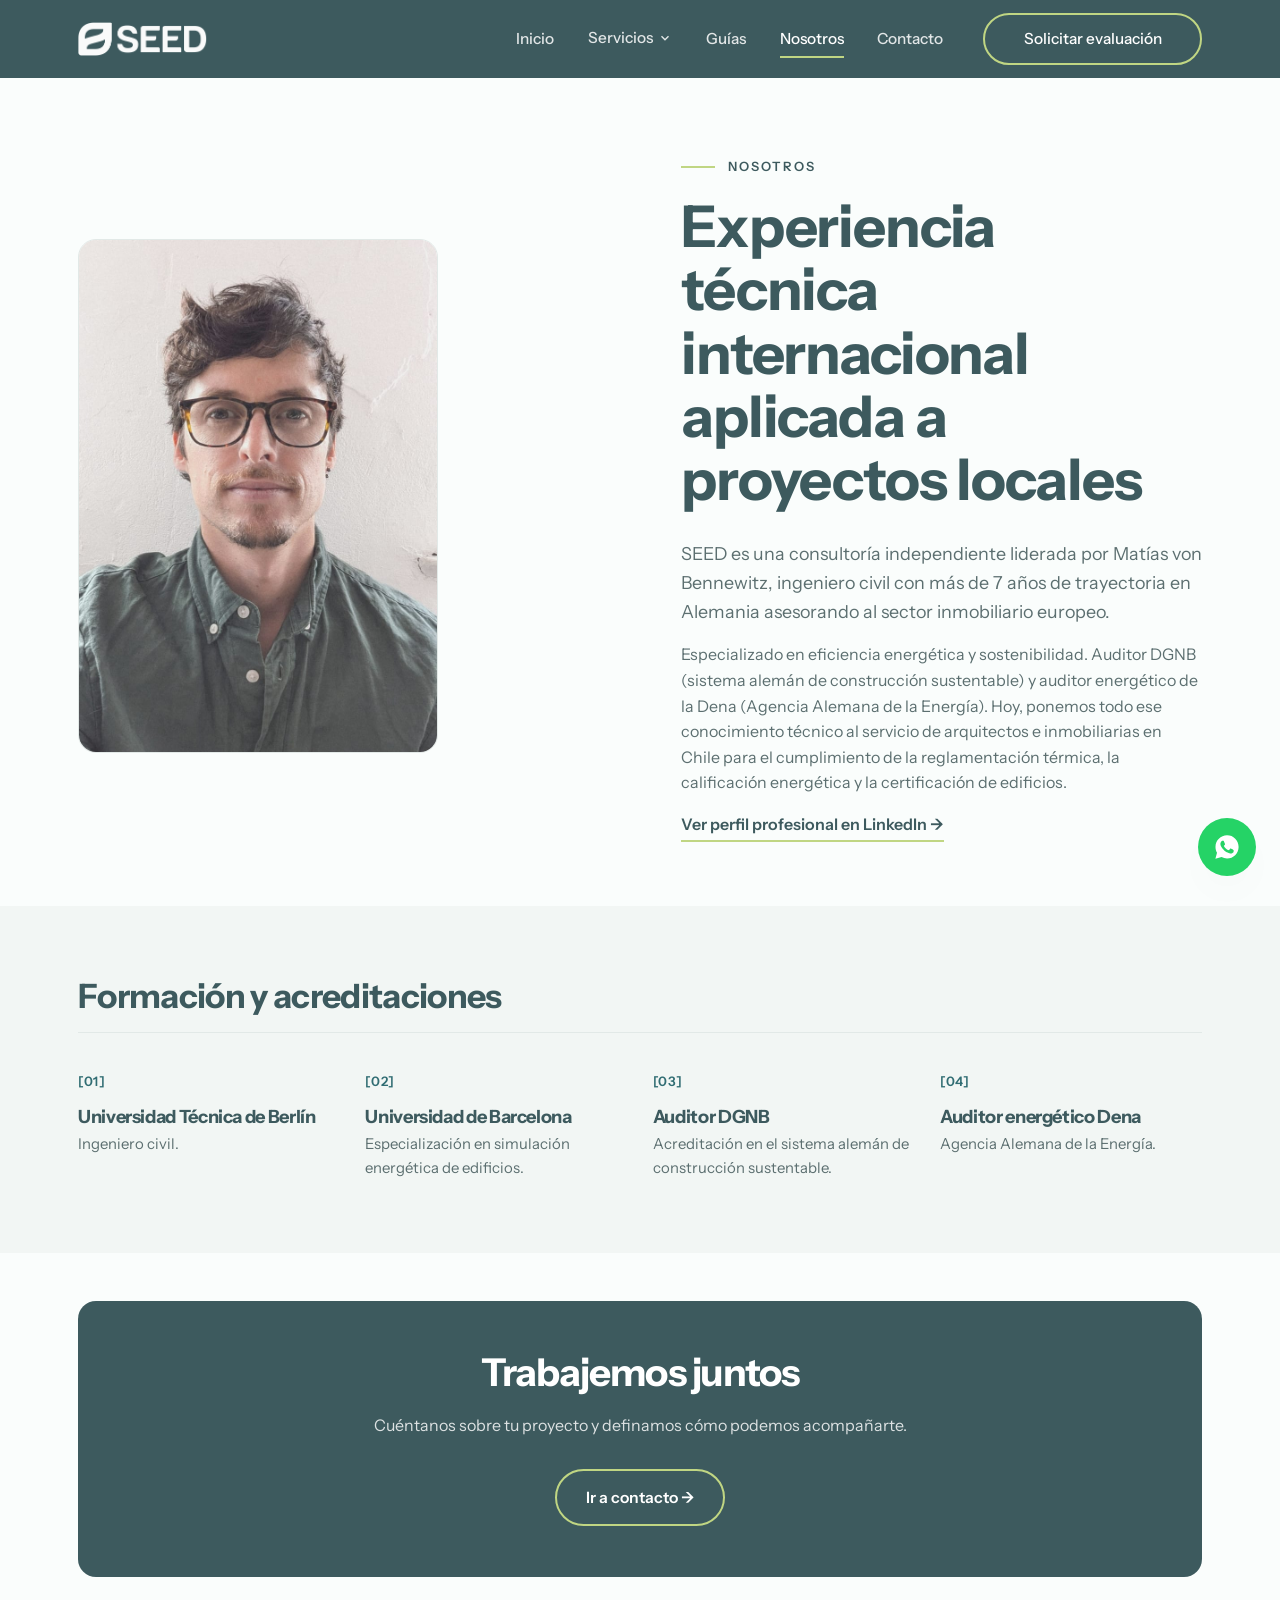
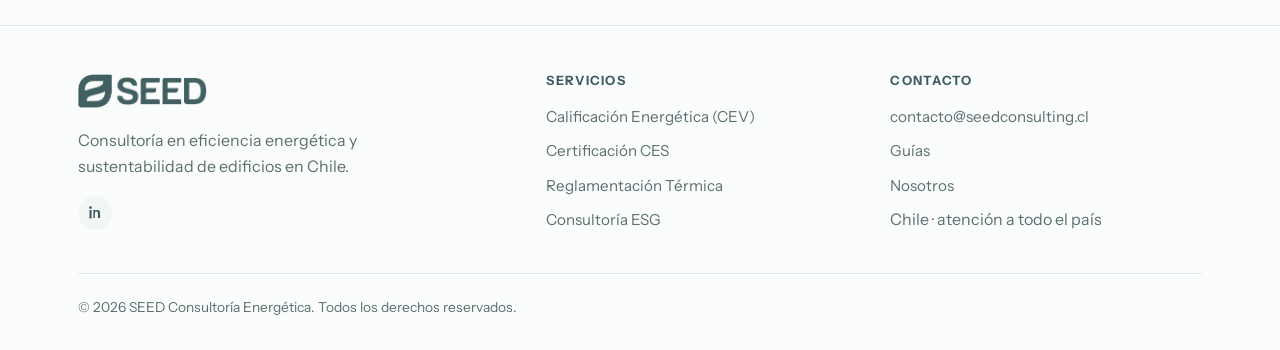
<file: nosotros.html>
<!DOCTYPE html>
<html lang="es">
<head>
  <meta charset="UTF-8" />
  <meta name="viewport" content="width=device-width, initial-scale=1.0" />
  <title>Sobre SEED | Consultoría Energética en Chile</title>
  <meta name="description" content="Matías von Bennewitz: +7 años en eficiencia energética en Europa, auditor DGNB y auditor energético de la Dena, hoy en Chile." />
  <link rel="canonical" href="https://www.seedconsulting.cl/nosotros.html" />
  <link rel="icon" type="image/png" sizes="32x32" href="favicon-32.png" />
  <link rel="apple-touch-icon" href="apple-touch-icon.png" />
  <meta name="theme-color" content="#3D5A5E" />
  <meta property="og:type" content="website" />
  <meta property="og:site_name" content="SEED" />
  <meta property="og:locale" content="es_CL" />
  <meta property="og:url" content="https://www.seedconsulting.cl/nosotros.html" />
  <meta property="og:title" content="Sobre SEED | Consultoría Energética en Chile" />
  <meta property="og:description" content="Matías von Bennewitz: +7 años en eficiencia energética en Europa, auditor DGNB y auditor energético de la Dena, hoy en Chile." />
  <meta property="og:image" content="https://www.seedconsulting.cl/img/og-seed.jpg" />
  <meta property="og:image:width" content="1200" />
  <meta property="og:image:height" content="630" />
  <meta property="og:image:alt" content="SEED — Eficiencia energética y sustentabilidad de edificios, Chile" />
  <meta name="twitter:card" content="summary_large_image" />
  <meta name="twitter:title" content="Sobre SEED | Consultoría Energética en Chile" />
  <meta name="twitter:description" content="Matías von Bennewitz: +7 años en eficiencia energética en Europa, auditor DGNB y auditor energético de la Dena, hoy en Chile." />
  <meta name="twitter:image" content="https://www.seedconsulting.cl/img/og-seed.jpg" />
  <link rel="preconnect" href="https://fonts.googleapis.com" />
  <link rel="preconnect" href="https://fonts.gstatic.com" crossorigin />
  <link href="https://fonts.googleapis.com/css2?family=Instrument+Sans:ital,wght@0,400;0,500;0,600;0,700;1,400&display=swap" rel="stylesheet" />
  <link rel="stylesheet" href="styles.css" />
  <script type="application/ld+json">
  {
    "@context": "https://schema.org",
    "@type": "Person",
    "name": "Matías von Bennewitz",
    "jobTitle": "Consultor en eficiencia energética y sustentabilidad de edificios",
    "image": "https://www.seedconsulting.cl/img/matias-von-bennewitz.jpg",
    "worksFor": {
      "@type": "ProfessionalService",
      "name": "SEED Consultoría Energética",
      "url": "https://www.seedconsulting.cl/"
    },
    "alumniOf": [
      {
        "@type": "CollegeOrUniversity",
        "name": "Universidad Técnica de Berlín"
      },
      {
        "@type": "CollegeOrUniversity",
        "name": "Universidad de Barcelona"
      }
    ],
    "hasCredential": [
      {
        "@type": "EducationalOccupationalCredential",
        "name": "Auditor DGNB (sistema alemán de construcción sustentable)"
      },
      {
        "@type": "EducationalOccupationalCredential",
        "name": "Auditor energético de la Dena (Agencia Alemana de la Energía)"
      }
    ],
    "sameAs": [
      "https://www.linkedin.com/in/matias-von-bennewitz/"
    ]
  }
  </script>
</head>
<body class="page-nosotros">

  <a class="skip-link" href="#contenido">Saltar al contenido</a>

<header class="site-header">
    <div class="wrap nav">
      <a href="index.html" class="brand"><img src="img/logo-seed-blanco.png" alt="SEED" width="1081" height="280" loading="eager" fetchpriority="high" decoding="async"></a>
      <button class="nav-toggle" aria-label="Abrir menú" aria-expanded="false">
        <svg width="26" height="26" viewBox="0 0 24 24" fill="none" stroke="currentColor" stroke-width="2"><path d="M3 6h18M3 12h18M3 18h18"/></svg>
      </button>
      <ul class="nav-links">
        <li><a href="index.html" data-nav="inicio">Inicio</a></li>
        <li class="dropdown">
          <button class="dropdown-toggle" aria-expanded="false" aria-haspopup="true">
            Servicios
            <svg class="chev" width="14" height="14" viewBox="0 0 24 24" fill="none" stroke="currentColor" stroke-width="2.4"><path d="M6 9l6 6 6-6"/></svg>
          </button>
          <div class="dropdown-menu" role="menu">
            <a href="calificacion-energetica.html">Calificación Energética (CEV)<small>Etiqueta oficial A–G · MINVU</small></a>
            <a href="certificacion-ces.html">Certificación CES<small>Edificio Sustentable de uso público</small></a>
            <a href="reglamentacion-termica.html">Reglamentación Térmica<small>Cumplimiento 4.1.10 OGUC</small></a>
            <a href="consultoria-esg.html">Consultoría ESG<small>Descarbonización y marcos internacionales</small></a>
          </div>
        </li>
        <li><a href="guias.html" data-nav="guias">Guías</a></li>
        <li><a href="nosotros.html" data-nav="nosotros" class="active">Nosotros</a></li>
        <li><a href="contacto.html" data-nav="contacto">Contacto</a></li>
        <li class="nav-cta"><a href="contacto.html" class="btn btn-ghost-light">Solicitar evaluación</a></li>
      </ul>
    </div>
  </header>

  <main id="contenido">

  <!-- HERO dividido -->
  <section class="hero">
    <div class="wrap hero-split">
      <div class="bio-photo reveal" style="max-width:360px;"><img src="img/matias-von-bennewitz.jpg" alt="Matías von Bennewitz, fundador de SEED" width="800" height="1147" loading="eager" fetchpriority="high" decoding="async"></div>
      <div>
        <span class="eyebrow">Nosotros</span>
        <h1>Experiencia técnica internacional aplicada a proyectos locales</h1>
        <p class="lead">SEED es una consultoría independiente liderada por Matías von Bennewitz, ingeniero civil con más de 7 años de trayectoria en Alemania asesorando al sector inmobiliario europeo.</p>
        <p>Especializado en eficiencia energética y sostenibilidad. Auditor DGNB (sistema alemán de construcción sustentable) y auditor energético de la Dena (Agencia Alemana de la Energía). Hoy, ponemos todo ese conocimiento técnico al servicio de arquitectos e inmobiliarias en Chile para el cumplimiento de la reglamentación térmica, la calificación energética y la certificación de edificios.</p>
        <a href="https://www.linkedin.com/in/matias-von-bennewitz/" target="_blank" rel="noopener" class="btn-text">Ver perfil profesional en LinkedIn →</a>
      </div>
    </div>
  </section>

  <!-- Credenciales -->
  <section class="section-alt">
    <div class="wrap">
      <div class="ruled-title reveal"><h2>Formación y acreditaciones</h2></div>
      <div class="grid grid-4">
        <div class="feature reveal"><span class="idx">[01]</span><h3>Universidad Técnica de Berlín</h3><p>Ingeniero civil.</p></div>
        <div class="feature reveal"><span class="idx">[02]</span><h3>Universidad de Barcelona</h3><p>Especialización en simulación energética de edificios.</p></div>
        <div class="feature reveal"><span class="idx">[03]</span><h3>Auditor DGNB</h3><p>Acreditación en el sistema alemán de construcción sustentable.</p></div>
        <div class="feature reveal"><span class="idx">[04]</span><h3>Auditor energético Dena</h3><p>Agencia Alemana de la Energía.</p></div>
      </div>
    </div>
  </section>

  <!-- CTA -->
  <section class="tight">
    <div class="wrap">
      <div class="cta-banner reveal">
        <h2>Trabajemos juntos</h2>
        <p>Cuéntanos sobre tu proyecto y definamos cómo podemos acompañarte.</p>
        <a href="contacto.html" class="btn btn-ghost-light">Ir a contacto →</a>
      </div>
    </div>
  </section>
  </main>


<footer class="site-footer">
    <div class="wrap">
      <div class="footer-top">
        <div>
          <a href="index.html" class="brand"><img src="img/logo-seed-verde.png" alt="SEED" width="1081" height="280" loading="lazy" decoding="async"></a>
          <p style="max-width:34ch;margin-top:.8rem;">Consultoría en eficiencia energética y sustentabilidad de edificios en Chile.</p>
          <div class="social">
            <a href="https://www.linkedin.com/in/matias-von-bennewitz/" target="_blank" rel="noopener" aria-label="LinkedIn"><svg width="17" height="17" viewBox="0 0 24 24" fill="currentColor"><path d="M6.94 5a2 2 0 11-4 0 2 2 0 014 0zM3.5 8.5h3v12h-3v-12zM9 8.5h2.9v1.6h.04c.4-.76 1.4-1.56 2.86-1.56 3.06 0 3.63 2 3.63 4.6v6.76h-3v-6c0-1.43-.03-3.27-2-3.27-2 0-2.3 1.56-2.3 3.17v6.1H9v-12z"/></svg></a>
          </div>
        </div>
        <div>
          <h4>Servicios</h4>
          <ul class="footer-links">
            <li><a href="calificacion-energetica.html">Calificación Energética (CEV)</a></li>
            <li><a href="certificacion-ces.html">Certificación CES</a></li>
            <li><a href="reglamentacion-termica.html">Reglamentación Térmica</a></li>
            <li><a href="consultoria-esg.html">Consultoría ESG</a></li>
          </ul>
        </div>
        <div>
          <h4>Contacto</h4>
          <ul class="footer-links">
            <li><a href="mailto:contacto@seedconsulting.cl">contacto@seedconsulting.cl</a></li>
            <li><a href="guias.html">Guías</a></li>
            <li><a href="nosotros.html">Nosotros</a></li>
            <li><span style="color:var(--ink-soft);">Chile · atención a todo el país</span></li>
          </ul>
        </div>
      </div>
      <div class="footer-bottom">
        <span>© 2026 SEED Consultoría Energética. Todos los derechos reservados.</span>
      </div>
    </div>
  </footer>
  <script>
document.querySelectorAll('.dropdown').forEach(function(dd){
  var t=dd.querySelector('.dropdown-toggle');
  t.addEventListener('click',function(e){
    e.stopPropagation();
    var w=dd.classList.contains('open');
    document.querySelectorAll('.dropdown.open').forEach(function(o){o.classList.remove('open')});
    if(!w)dd.classList.add('open');
    t.setAttribute('aria-expanded',String(!w));
  });
});
document.addEventListener('click',function(){document.querySelectorAll('.dropdown.open').forEach(function(o){o.classList.remove('open')})});
var nt=document.querySelector('.nav-toggle'),nl=document.querySelector('.nav-links');
if(nt){nt.addEventListener('click',function(){var o=nl.classList.toggle('open');nt.setAttribute('aria-expanded',String(o))})}
document.querySelectorAll('.faq-q').forEach(function(q){
  q.addEventListener('click',function(){
    var i=q.closest('.faq-item'),a=i.querySelector('.faq-a'),o=i.classList.toggle('open');
    a.style.maxHeight=o?a.scrollHeight+'px':null;q.setAttribute('aria-expanded',String(o));
  });
});
var io=new IntersectionObserver(function(es){es.forEach(function(e){if(e.isIntersecting){e.target.classList.add('in');io.unobserve(e.target)}})},{threshold:.12});
document.querySelectorAll('.reveal').forEach(function(el){io.observe(el)});

</script>

  <a class="whatsapp-float" href="https://wa.me/56930146003?text=Hola%2C%20me%20gustar%C3%ADa%20m%C3%A1s%20informaci%C3%B3n%20sobre%20sus%20servicios." target="_blank" rel="noopener" aria-label="Escríbenos por WhatsApp">
    <svg width="28" height="28" viewBox="0 0 24 24" fill="#fff"><path d="M12.04 2C6.58 2 2.13 6.45 2.13 11.91c0 1.75.46 3.45 1.32 4.95L2.05 22l5.25-1.38a9.9 9.9 0 004.74 1.21h.01c5.46 0 9.9-4.45 9.9-9.91 0-2.65-1.03-5.14-2.9-7.01A9.82 9.82 0 0012.05 2h-.01zm5.8 14.13c-.24.68-1.4 1.3-1.93 1.38-.5.08-1.12.11-1.8-.11-.42-.13-.96-.31-1.65-.61-2.9-1.25-4.8-4.17-4.94-4.36-.14-.19-1.18-1.57-1.18-3 0-1.42.75-2.12 1.01-2.41.27-.29.58-.36.78-.36.19 0 .39 0 .56.01.18.01.42-.07.65.5.24.58.82 2 .89 2.15.07.14.12.31.02.5-.09.19-.14.31-.28.48-.14.17-.29.37-.42.5-.14.14-.28.29-.12.57.16.28.71 1.17 1.53 1.9 1.05.94 1.94 1.23 2.22 1.37.28.14.44.12.61-.07.16-.19.68-.79.87-1.07.18-.27.37-.23.62-.14.25.09 1.6.76 1.87.9.28.14.46.21.53.32.07.12.07.68-.17 1.36z"/></svg>
  </a>

</body>
</html>
</file>
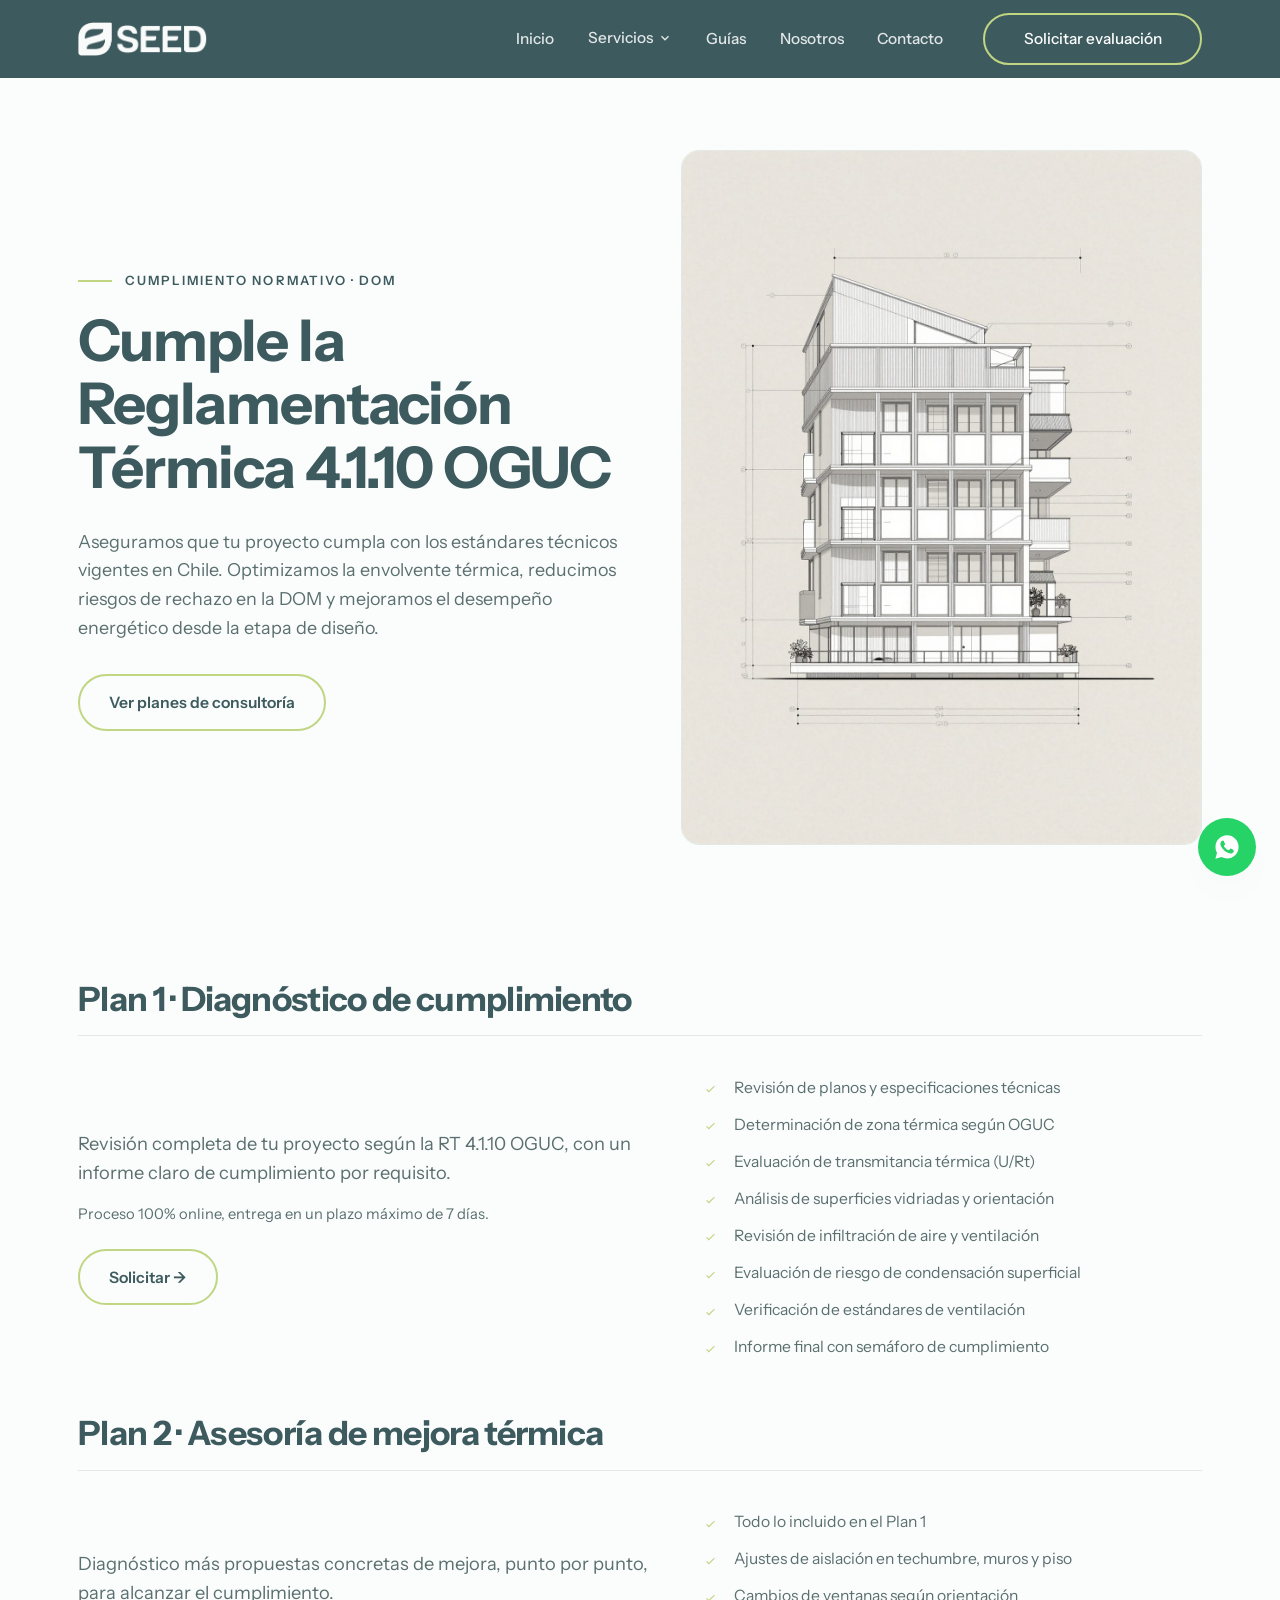
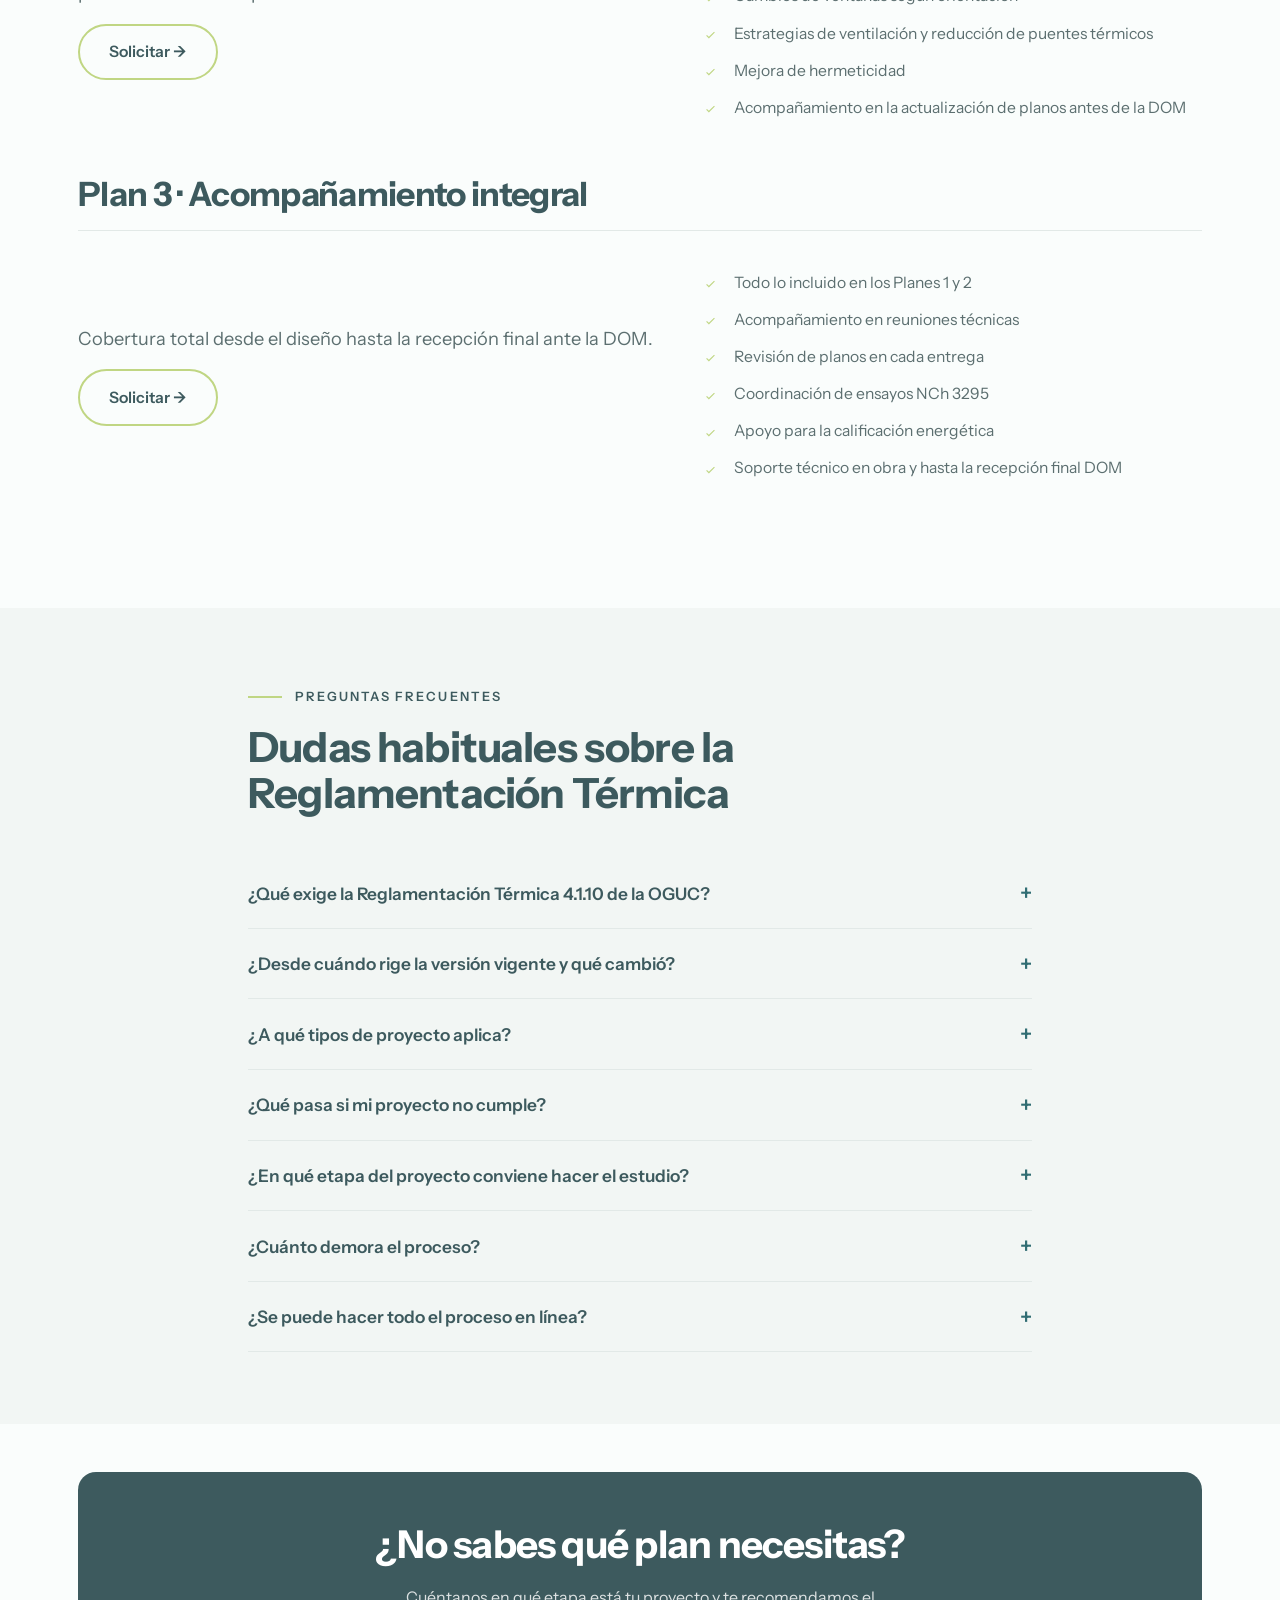
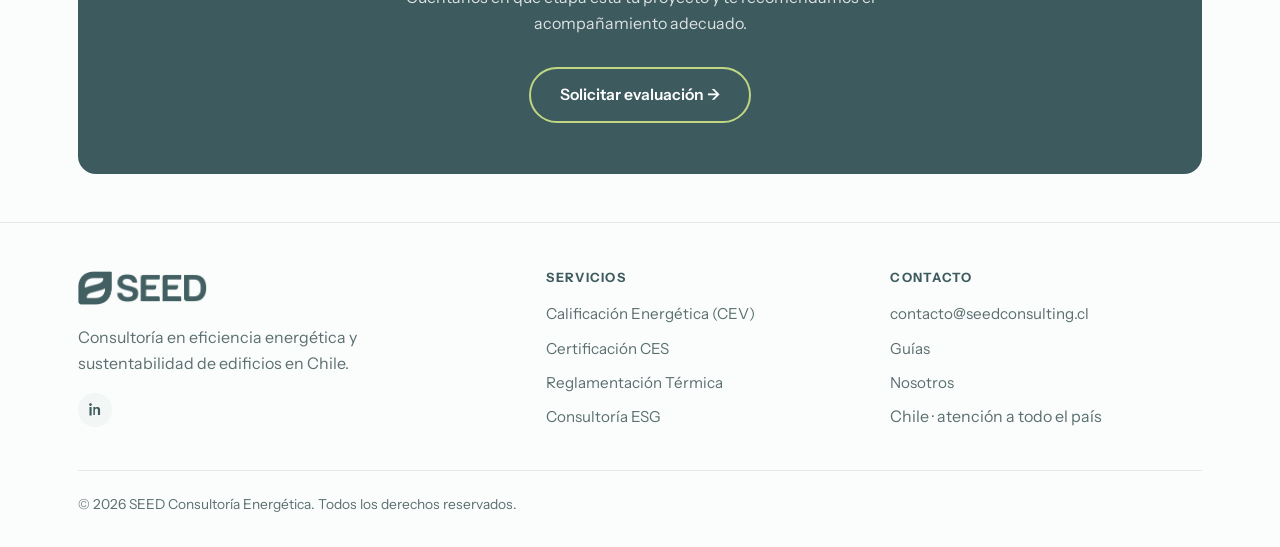
<file: reglamentacion-termica.html>
<!DOCTYPE html>
<html lang="es">
<head>
  <meta charset="UTF-8" />
  <meta name="viewport" content="width=device-width, initial-scale=1.0" />
  <title>Reglamentación Térmica 4.1.10 OGUC en Chile | SEED</title>
  <meta name="description" content="Tres planes para cumplir la Reglamentación Térmica: diagnóstico, mejora y acompañamiento integral hasta la DOM." />
  <link rel="canonical" href="https://www.seedconsulting.cl/reglamentacion-termica.html" />
  <link rel="icon" type="image/png" sizes="32x32" href="favicon-32.png" />
  <link rel="apple-touch-icon" href="apple-touch-icon.png" />
  <meta name="theme-color" content="#3D5A5E" />
  <meta property="og:type" content="website" />
  <meta property="og:site_name" content="SEED" />
  <meta property="og:locale" content="es_CL" />
  <meta property="og:url" content="https://www.seedconsulting.cl/reglamentacion-termica.html" />
  <meta property="og:title" content="Reglamentación Térmica 4.1.10 OGUC en Chile | SEED" />
  <meta property="og:description" content="Tres planes para cumplir la Reglamentación Térmica: diagnóstico, mejora y acompañamiento integral hasta la DOM." />
  <meta property="og:image" content="https://www.seedconsulting.cl/img/og-seed.jpg" />
  <meta property="og:image:width" content="1200" />
  <meta property="og:image:height" content="630" />
  <meta property="og:image:alt" content="SEED — Eficiencia energética y sustentabilidad de edificios, Chile" />
  <meta name="twitter:card" content="summary_large_image" />
  <meta name="twitter:title" content="Reglamentación Térmica 4.1.10 OGUC en Chile | SEED" />
  <meta name="twitter:description" content="Tres planes para cumplir la Reglamentación Térmica: diagnóstico, mejora y acompañamiento integral hasta la DOM." />
  <meta name="twitter:image" content="https://www.seedconsulting.cl/img/og-seed.jpg" />
  <link rel="preconnect" href="https://fonts.googleapis.com" />
  <link rel="preconnect" href="https://fonts.gstatic.com" crossorigin />
  <link href="https://fonts.googleapis.com/css2?family=Instrument+Sans:ital,wght@0,400;0,500;0,600;0,700;1,400&display=swap" rel="stylesheet" />
  <link rel="stylesheet" href="styles.css" />
  <script type="application/ld+json">
  {
    "@context": "https://schema.org",
    "@type": "Service",
    "name": "Consultoría en Reglamentación Térmica 4.1.10 OGUC",
    "serviceType": "Cumplimiento de reglamentación térmica",
    "provider": {
      "@type": "ProfessionalService",
      "name": "SEED Consultoría Energética",
      "url": "https://www.seedconsulting.cl/"
    },
    "areaServed": {
      "@type": "Country",
      "name": "Chile"
    },
    "url": "https://www.seedconsulting.cl/reglamentacion-termica.html",
    "description": "Diagnóstico de cumplimiento, asesoría de mejora térmica y acompañamiento integral hasta la aprobación ante la DOM."
  }
  </script>
  <script type="application/ld+json">
  {
    "@context": "https://schema.org",
    "@type": "FAQPage",
    "mainEntity": [
      {
        "@type": "Question",
        "name": "¿Qué exige la Reglamentación Térmica 4.1.10 de la OGUC?",
        "acceptedAnswer": {
          "@type": "Answer",
          "text": "Exigencias mínimas de acondicionamiento térmico para la envolvente del edificio —techumbre, muros, pisos ventilados y ventanas— según la zona térmica donde se ubica el proyecto (zonas A a I, según la norma NCh1079, la misma zonificación que usa la Calificación Energética de Viviendas). Su cumplimiento se acredita ante la DOM."
        }
      },
      {
        "@type": "Question",
        "name": "¿Desde cuándo rige la versión vigente y qué cambió?",
        "acceptedAnswer": {
          "@type": "Answer",
          "text": "La versión vigente rige desde el 27 de noviembre de 2025. Amplió la zonificación térmica de 7 a 9 zonas (A a I), unificándola con la que usa la Calificación Energética de Viviendas."
        }
      },
      {
        "@type": "Question",
        "name": "¿A qué tipos de proyecto aplica?",
        "acceptedAnswer": {
          "@type": "Answer",
          "text": "Aplica a viviendas, y también a establecimientos educacionales y de salud."
        }
      },
      {
        "@type": "Question",
        "name": "¿Qué pasa si mi proyecto no cumple?",
        "acceptedAnswer": {
          "@type": "Answer",
          "text": "La DOM puede observar o rechazar el permiso de edificación. Detectarlo tarde implica rediseño y sobrecostos; por eso conviene evaluar el cumplimiento en etapa de diseño."
        }
      },
      {
        "@type": "Question",
        "name": "¿En qué etapa del proyecto conviene hacer el estudio?",
        "acceptedAnswer": {
          "@type": "Answer",
          "text": "Idealmente en diseño o anteproyecto: optimizar la envolvente en esa etapa cuesta mucho menos que corregir cuando la arquitectura ya está definida."
        }
      },
      {
        "@type": "Question",
        "name": "¿Cuánto demora el proceso?",
        "acceptedAnswer": {
          "@type": "Answer",
          "text": "Aproximadamente 7 días hábiles, dependiendo de la disponibilidad de la documentación del proyecto —un plazo similar al de la Calificación Energética."
        }
      },
      {
        "@type": "Question",
        "name": "¿Se puede hacer todo el proceso en línea?",
        "acceptedAnswer": {
          "@type": "Answer",
          "text": "Sí. Todo el proceso, desde el envío de la documentación hasta la entrega del informe, se realiza en línea, para proyectos en cualquier parte de Chile."
        }
      }
    ]
  }
  </script>
</head>
<body class="page-rt">

  <a class="skip-link" href="#contenido">Saltar al contenido</a>

<header class="site-header">
    <div class="wrap nav">
      <a href="index.html" class="brand"><img src="img/logo-seed-blanco.png" alt="SEED" width="1081" height="280" loading="eager" fetchpriority="high" decoding="async"></a>
      <button class="nav-toggle" aria-label="Abrir menú" aria-expanded="false">
        <svg width="26" height="26" viewBox="0 0 24 24" fill="none" stroke="currentColor" stroke-width="2"><path d="M3 6h18M3 12h18M3 18h18"/></svg>
      </button>
      <ul class="nav-links">
        <li><a href="index.html" data-nav="inicio">Inicio</a></li>
        <li class="dropdown">
          <button class="dropdown-toggle" aria-expanded="false" aria-haspopup="true">
            Servicios
            <svg class="chev" width="14" height="14" viewBox="0 0 24 24" fill="none" stroke="currentColor" stroke-width="2.4"><path d="M6 9l6 6 6-6"/></svg>
          </button>
          <div class="dropdown-menu" role="menu">
            <a href="calificacion-energetica.html">Calificación Energética (CEV)<small>Etiqueta oficial A–G · MINVU</small></a>
            <a href="certificacion-ces.html">Certificación CES<small>Edificio Sustentable de uso público</small></a>
            <a href="reglamentacion-termica.html">Reglamentación Térmica<small>Cumplimiento 4.1.10 OGUC</small></a>
            <a href="consultoria-esg.html">Consultoría ESG<small>Descarbonización y marcos internacionales</small></a>
          </div>
        </li>
        <li><a href="guias.html" data-nav="guias">Guías</a></li>
        <li><a href="nosotros.html" data-nav="nosotros">Nosotros</a></li>
        <li><a href="contacto.html" data-nav="contacto">Contacto</a></li>
        <li class="nav-cta"><a href="contacto.html" class="btn btn-ghost-light">Solicitar evaluación</a></li>
      </ul>
    </div>
  </header>

  <main id="contenido">

  <!-- HERO dividido -->
  <section class="hero">
    <div class="wrap hero-split">
      <div>
        <span class="eyebrow">Cumplimiento normativo · DOM</span>
        <h1>Cumple la Reglamentación Térmica 4.1.10 OGUC</h1>
        <p class="lead">Aseguramos que tu proyecto cumpla con los estándares técnicos vigentes en Chile. Optimizamos la envolvente térmica, reducimos riesgos de rechazo en la DOM y mejoramos el desempeño energético desde la etapa de diseño.</p>
        <div class="hero-actions">
          <a href="#planes" class="btn btn-ghost">Ver planes de consultoría</a>
        </div>
      </div>
      <div class="media tall reveal"><img src="img/elevacion-arquitectonica-edificio.jpg" alt="Elevación arquitectónica de un edificio" width="1200" height="1600" loading="eager" fetchpriority="high" decoding="async"></div>
    </div>
  </section>

  <!-- PLANES -->
  <section id="planes">
    <div class="wrap">
      <!-- Plan 1 -->
      <div class="plan-block reveal">
        <div class="ruled-title"><h2>Plan 1 · Diagnóstico de cumplimiento</h2></div>
        <div class="plan-intro">
          <div>
            <p class="lead">Revisión completa de tu proyecto según la RT 4.1.10 OGUC, con un informe claro de cumplimiento por requisito.</p>
            <p style="color:var(--ink-soft);font-size:.92rem;margin-bottom:1.4rem;">Proceso 100% online, entrega en un plazo máximo de 7 días.</p>
            <a href="contacto.html" class="btn btn-ghost">Solicitar →</a>
          </div>
          <ul class="check-list">
            <li>Revisión de planos y especificaciones técnicas</li>
            <li>Determinación de zona térmica según OGUC</li>
            <li>Evaluación de transmitancia térmica (U/Rt)</li>
            <li>Análisis de superficies vidriadas y orientación</li>
            <li>Revisión de infiltración de aire y ventilación</li>
            <li>Evaluación de riesgo de condensación superficial</li>
            <li>Verificación de estándares de ventilación</li>
            <li>Informe final con semáforo de cumplimiento</li>
          </ul>
        </div>
      </div>

      <!-- Plan 2 -->
      <div class="plan-block reveal">
        <div class="ruled-title"><h2>Plan 2 · Asesoría de mejora térmica</h2></div>
        <div class="plan-intro">
          <div>
            <p class="lead">Diagnóstico más propuestas concretas de mejora, punto por punto, para alcanzar el cumplimiento.</p>
            <a href="contacto.html" class="btn btn-ghost">Solicitar →</a>
          </div>
          <ul class="check-list">
            <li>Todo lo incluido en el Plan 1</li>
            <li>Ajustes de aislación en techumbre, muros y piso</li>
            <li>Cambios de ventanas según orientación</li>
            <li>Estrategias de ventilación y reducción de puentes térmicos</li>
            <li>Mejora de hermeticidad</li>
            <li>Acompañamiento en la actualización de planos antes de la DOM</li>
          </ul>
        </div>
      </div>

      <!-- Plan 3 -->
      <div class="plan-block reveal">
        <div class="ruled-title"><h2>Plan 3 · Acompañamiento integral</h2></div>
        <div class="plan-intro">
          <div>
            <p class="lead">Cobertura total desde el diseño hasta la recepción final ante la DOM.</p>
            <a href="contacto.html" class="btn btn-ghost">Solicitar →</a>
          </div>
          <ul class="check-list">
            <li>Todo lo incluido en los Planes 1 y 2</li>
            <li>Acompañamiento en reuniones técnicas</li>
            <li>Revisión de planos en cada entrega</li>
            <li>Coordinación de ensayos NCh 3295</li>
            <li>Apoyo para la calificación energética</li>
            <li>Soporte técnico en obra y hasta la recepción final DOM</li>
          </ul>
        </div>
      </div>
    </div>
  </section>

  <!-- FAQ -->
  <section class="section-alt">
    <div class="wrap" style="max-width:840px;">
      <div class="sec-head reveal">
        <span class="eyebrow">Preguntas frecuentes</span>
        <h2>Dudas habituales sobre la Reglamentación Térmica</h2>
      </div>
      <div class="reveal">
        <div class="faq-item"><button class="faq-q" aria-expanded="false">¿Qué exige la Reglamentación Térmica 4.1.10 de la OGUC? <span class="plus">+</span></button><div class="faq-a"><p>Exigencias mínimas de acondicionamiento térmico para la envolvente del edificio —techumbre, muros, pisos ventilados y ventanas— según la zona térmica donde se ubica el proyecto (zonas A a I, según la norma NCh1079, la misma zonificación que usa la Calificación Energética de Viviendas). Su cumplimiento se acredita ante la DOM.</p></div></div>
        <div class="faq-item"><button class="faq-q" aria-expanded="false">¿Desde cuándo rige la versión vigente y qué cambió? <span class="plus">+</span></button><div class="faq-a"><p>La versión vigente rige desde el 27 de noviembre de 2025. Amplió la zonificación térmica de 7 a 9 zonas (A a I), unificándola con la que usa la Calificación Energética de Viviendas.</p></div></div>
        <div class="faq-item"><button class="faq-q" aria-expanded="false">¿A qué tipos de proyecto aplica? <span class="plus">+</span></button><div class="faq-a"><p>Aplica a viviendas, y también a establecimientos educacionales y de salud.</p></div></div>
        <div class="faq-item"><button class="faq-q" aria-expanded="false">¿Qué pasa si mi proyecto no cumple? <span class="plus">+</span></button><div class="faq-a"><p>La DOM puede observar o rechazar el permiso de edificación. Detectarlo tarde implica rediseño y sobrecostos; por eso conviene evaluar el cumplimiento en etapa de diseño.</p></div></div>
        <div class="faq-item"><button class="faq-q" aria-expanded="false">¿En qué etapa del proyecto conviene hacer el estudio? <span class="plus">+</span></button><div class="faq-a"><p>Idealmente en diseño o anteproyecto: optimizar la envolvente en esa etapa cuesta mucho menos que corregir cuando la arquitectura ya está definida.</p></div></div>
        <div class="faq-item"><button class="faq-q" aria-expanded="false">¿Cuánto demora el proceso? <span class="plus">+</span></button><div class="faq-a"><p>Aproximadamente 7 días hábiles, dependiendo de la disponibilidad de la documentación del proyecto —un plazo similar al de la Calificación Energética.</p></div></div>
        <div class="faq-item"><button class="faq-q" aria-expanded="false">¿Se puede hacer todo el proceso en línea? <span class="plus">+</span></button><div class="faq-a"><p>Sí. Todo el proceso, desde el envío de la documentación hasta la entrega del informe, se realiza en línea, para proyectos en cualquier parte de Chile.</p></div></div>
      </div>
    </div>
  </section>

  <!-- CTA -->
  <section class="tight">
    <div class="wrap">
      <div class="cta-banner reveal">
        <h2>¿No sabes qué plan necesitas?</h2>
        <p>Cuéntanos en qué etapa está tu proyecto y te recomendamos el acompañamiento adecuado.</p>
        <a href="contacto.html" class="btn btn-ghost-light">Solicitar evaluación →</a>
      </div>
    </div>
  </section>
  </main>


<footer class="site-footer">
    <div class="wrap">
      <div class="footer-top">
        <div>
          <a href="index.html" class="brand"><img src="img/logo-seed-verde.png" alt="SEED" width="1081" height="280" loading="lazy" decoding="async"></a>
          <p style="max-width:34ch;margin-top:.8rem;">Consultoría en eficiencia energética y sustentabilidad de edificios en Chile.</p>
          <div class="social">
            <a href="https://www.linkedin.com/in/matias-von-bennewitz/" target="_blank" rel="noopener" aria-label="LinkedIn"><svg width="17" height="17" viewBox="0 0 24 24" fill="currentColor"><path d="M6.94 5a2 2 0 11-4 0 2 2 0 014 0zM3.5 8.5h3v12h-3v-12zM9 8.5h2.9v1.6h.04c.4-.76 1.4-1.56 2.86-1.56 3.06 0 3.63 2 3.63 4.6v6.76h-3v-6c0-1.43-.03-3.27-2-3.27-2 0-2.3 1.56-2.3 3.17v6.1H9v-12z"/></svg></a>
          </div>
        </div>
        <div>
          <h4>Servicios</h4>
          <ul class="footer-links">
            <li><a href="calificacion-energetica.html">Calificación Energética (CEV)</a></li>
            <li><a href="certificacion-ces.html">Certificación CES</a></li>
            <li><a href="reglamentacion-termica.html">Reglamentación Térmica</a></li>
            <li><a href="consultoria-esg.html">Consultoría ESG</a></li>
          </ul>
        </div>
        <div>
          <h4>Contacto</h4>
          <ul class="footer-links">
            <li><a href="mailto:contacto@seedconsulting.cl">contacto@seedconsulting.cl</a></li>
            <li><a href="guias.html">Guías</a></li>
            <li><a href="nosotros.html">Nosotros</a></li>
            <li><span style="color:var(--ink-soft);">Chile · atención a todo el país</span></li>
          </ul>
        </div>
      </div>
      <div class="footer-bottom">
        <span>© 2026 SEED Consultoría Energética. Todos los derechos reservados.</span>
      </div>
    </div>
  </footer>
  <script>
document.querySelectorAll('.dropdown').forEach(function(dd){
  var t=dd.querySelector('.dropdown-toggle');
  t.addEventListener('click',function(e){
    e.stopPropagation();
    var w=dd.classList.contains('open');
    document.querySelectorAll('.dropdown.open').forEach(function(o){o.classList.remove('open')});
    if(!w)dd.classList.add('open');
    t.setAttribute('aria-expanded',String(!w));
  });
});
document.addEventListener('click',function(){document.querySelectorAll('.dropdown.open').forEach(function(o){o.classList.remove('open')})});
var nt=document.querySelector('.nav-toggle'),nl=document.querySelector('.nav-links');
if(nt){nt.addEventListener('click',function(){var o=nl.classList.toggle('open');nt.setAttribute('aria-expanded',String(o))})}
document.querySelectorAll('.faq-q').forEach(function(q){
  q.addEventListener('click',function(){
    var i=q.closest('.faq-item'),a=i.querySelector('.faq-a'),o=i.classList.toggle('open');
    a.style.maxHeight=o?a.scrollHeight+'px':null;q.setAttribute('aria-expanded',String(o));
  });
});
var io=new IntersectionObserver(function(es){es.forEach(function(e){if(e.isIntersecting){e.target.classList.add('in');io.unobserve(e.target)}})},{threshold:.12});
document.querySelectorAll('.reveal').forEach(function(el){io.observe(el)});

</script>

  <a class="whatsapp-float" href="https://wa.me/56930146003?text=Hola%2C%20me%20gustar%C3%ADa%20m%C3%A1s%20informaci%C3%B3n%20sobre%20sus%20servicios." target="_blank" rel="noopener" aria-label="Escríbenos por WhatsApp">
    <svg width="28" height="28" viewBox="0 0 24 24" fill="#fff"><path d="M12.04 2C6.58 2 2.13 6.45 2.13 11.91c0 1.75.46 3.45 1.32 4.95L2.05 22l5.25-1.38a9.9 9.9 0 004.74 1.21h.01c5.46 0 9.9-4.45 9.9-9.91 0-2.65-1.03-5.14-2.9-7.01A9.82 9.82 0 0012.05 2h-.01zm5.8 14.13c-.24.68-1.4 1.3-1.93 1.38-.5.08-1.12.11-1.8-.11-.42-.13-.96-.31-1.65-.61-2.9-1.25-4.8-4.17-4.94-4.36-.14-.19-1.18-1.57-1.18-3 0-1.42.75-2.12 1.01-2.41.27-.29.58-.36.78-.36.19 0 .39 0 .56.01.18.01.42-.07.65.5.24.58.82 2 .89 2.15.07.14.12.31.02.5-.09.19-.14.31-.28.48-.14.17-.29.37-.42.5-.14.14-.28.29-.12.57.16.28.71 1.17 1.53 1.9 1.05.94 1.94 1.23 2.22 1.37.28.14.44.12.61-.07.16-.19.68-.79.87-1.07.18-.27.37-.23.62-.14.25.09 1.6.76 1.87.9.28.14.46.21.53.32.07.12.07.68-.17 1.36z"/></svg>
  </a>

</body>
</html>
</file>
<file: styles.css>
/* SEED — hoja de estilos única para todo el sitio
   teal #3D5A5E · verde #C0D683 · fondo #FAFDFC · oscuro #1D2D2E · Instrument Sans */
:root{
  --teal:#3D5A5E; --teal-dark:#2c4447; --dark:#1D2D2E;
  --green:#C0D683; --green-deep:#a7c25f; --green-soft:#eef4dd;
  /* Acento de texto (números del hero, índices [01], etiquetas, hovers).
     El --green-deep sobre fondo claro da 1.95:1, muy por debajo del mínimo
     accesible (4.5:1). Este teal vivo da 5.76:1 y mantiene la familia cromática. */
  --accent-text:#316D73;
  --bg:#FAFDFC; --bg-alt:#f2f6f4; --card:#fff;
  --ink:#223032; --ink-soft:#5c6f70; --line:#e2e9e7; --line-soft:#eef2f0;
  --radius:18px; --radius-sm:12px; --radius-pill:999px;
  --shadow:0 18px 40px -24px rgba(29,45,46,.35); --maxw:1180px;
  --font:"Instrument Sans",system-ui,-apple-system,"Segoe UI",Roboto,sans-serif;
}
*,*::before,*::after{box-sizing:border-box}
html{scroll-behavior:smooth}
body{margin:0;font-family:var(--font);color:var(--ink);background:var(--bg);line-height:1.6;-webkit-font-smoothing:antialiased}
h1,h2,h3,h4{font-family:var(--font);font-weight:700;line-height:1.1;color:var(--teal);margin:0 0 .5em;letter-spacing:-.02em}
p{margin:0 0 1rem;color:var(--ink-soft)}
a{color:var(--teal);text-decoration:none}
a:hover{color:var(--accent-text)}
img{max-width:100%;display:block}

/* Accesibilidad: anillo de foco visible al navegar con teclado */
:focus-visible{outline:3px solid var(--accent-text);outline-offset:2px;border-radius:4px}
.site-header :focus-visible{outline-color:var(--green)}

/* Accesibilidad: enlace para saltar la navegación (solo visible al tabular) */
.skip-link{position:absolute;left:50%;transform:translateX(-50%) translateY(-150%);top:8px;z-index:100;
  background:var(--green);color:var(--dark);font-weight:600;padding:.7rem 1.4rem;border-radius:var(--radius-pill);
  transition:transform .18s}
.skip-link:focus{transform:translateX(-50%) translateY(0);color:var(--dark)}

.wrap{width:100%;max-width:var(--maxw);margin:0 auto;padding:0 28px}
.eyebrow{display:inline-flex;align-items:center;gap:.8rem;font-size:.8rem;font-weight:600;letter-spacing:.16em;text-transform:uppercase;color:var(--teal);margin:0 0 1.1rem}
.eyebrow::before{content:"";width:34px;height:2px;background:var(--green);display:inline-block}
.eyebrow.no-line::before{display:none}
.btn{display:inline-flex;align-items:center;gap:.5rem;font-family:var(--font);font-weight:600;font-size:.98rem;padding:.85rem 1.8rem;border-radius:var(--radius-pill);border:2px solid transparent;cursor:pointer;transition:transform .15s,background .15s,color .15s,border-color .15s}
.btn:hover{transform:translateY(-2px)}
.btn-green{background:var(--green);color:var(--dark)}
.btn-green:hover{background:var(--green-deep);color:var(--dark)}
.btn-ghost{background:transparent;border-color:var(--green);color:var(--teal)}
.btn-ghost:hover{background:var(--green);color:var(--dark)}
.btn-ghost-light{background:transparent;border-color:var(--green);color:#fff}
.btn-ghost-light:hover{background:var(--green);color:var(--dark)}
.btn-text{display:inline-flex;align-items:center;gap:.4rem;font-weight:600;color:var(--teal);border-bottom:2px solid var(--green);padding-bottom:2px;border-radius:0}
.btn-text:hover{color:var(--accent-text);gap:.65rem}
.site-header{position:sticky;top:0;z-index:50;background:var(--teal);color:#fff}
.nav{display:flex;align-items:center;justify-content:space-between;height:78px}
.brand{display:inline-flex;align-items:center;gap:.55rem;font-size:1.5rem;font-weight:700;color:#fff;letter-spacing:.06em}
.brand img{height:34px;width:auto;display:block}
.nav-links{display:flex;align-items:center;gap:2.1rem;list-style:none;margin:0;padding:0}
.nav-links>li>a{color:rgba(255,255,255,.85);font-size:.96rem;font-weight:500;padding:.5rem 0;border-bottom:2px solid transparent}
.nav-links>li>a:hover,.nav-links>li>a.active{color:#fff;border-bottom-color:var(--green)}
.dropdown{position:relative}
.dropdown-toggle{background:none;border:none;font:inherit;color:rgba(255,255,255,.85);font-size:.96rem;font-weight:500;cursor:pointer;display:inline-flex;align-items:center;gap:.35rem;padding:.5rem 0;border-bottom:2px solid transparent}
.dropdown-toggle:hover{color:#fff}
.dropdown-toggle .chev{transition:transform .2s}
.dropdown.open .dropdown-toggle{color:#fff;border-bottom-color:var(--green)}
.dropdown.open .dropdown-toggle .chev{transform:rotate(180deg)}
.dropdown-menu{position:absolute;top:calc(100% + 14px);left:50%;transform:translateX(-50%) translateY(-6px);min-width:260px;background:#fff;border:1px solid var(--line);border-radius:var(--radius-sm);box-shadow:var(--shadow);padding:.5rem;opacity:0;visibility:hidden;transition:opacity .18s,transform .18s,visibility .18s}
.dropdown.open .dropdown-menu{opacity:1;visibility:visible;transform:translateX(-50%) translateY(0)}
.dropdown-menu a{display:block;padding:.75rem .9rem;border-radius:9px;color:var(--ink);font-size:.94rem;font-weight:600}
.dropdown-menu a:hover{background:var(--bg-alt);color:var(--teal)}
.dropdown-menu a small{display:block;font-weight:400;color:var(--ink-soft);font-size:.78rem;margin-top:2px}
.nav-cta{margin-left:.4rem}
.nav-cta a.btn{padding:.72rem 2.4rem;border:2px solid var(--green);color:#fff;border-radius:var(--radius-pill)}
.nav-cta a.btn:hover{background:var(--green);color:var(--dark);border-color:var(--green)}
.nav-toggle{display:none;background:none;border:none;color:#fff;cursor:pointer;padding:.4rem}
.hero{background:var(--bg);padding:4.5rem 0 4rem}
.hero-split{display:grid;grid-template-columns:1.05fr 1fr;gap:3.5rem;align-items:center}
.hero h1{font-size:clamp(2.2rem,4.6vw,3.6rem);color:var(--teal);max-width:14ch}
.hero p.lead{font-size:1.12rem;max-width:46ch}
.hero-actions{display:flex;flex-wrap:wrap;gap:1.2rem;align-items:center;margin-top:2rem}
.hero-center{text-align:center}
.hero-center .eyebrow{justify-content:center}
.hero-center h1{margin-left:auto;margin-right:auto}
.hero-center p.lead{margin-left:auto;margin-right:auto}
.badge{display:inline-block;background:var(--bg-alt);color:var(--teal);border:1px solid var(--line);font-size:.85rem;font-weight:600;padding:.5rem 1.1rem;border-radius:var(--radius-pill)}
.hero-stats{display:flex;gap:3rem;margin-top:2.2rem}
.hero-stats .num{font-size:2rem;font-weight:700;color:var(--accent-text);line-height:1}
.hero-stats .lbl{font-size:.92rem;color:var(--ink-soft);margin-top:.3rem}
.media{border-radius:var(--radius);overflow:hidden;background:var(--bg-alt);border:1px solid var(--line);aspect-ratio:4/3;display:grid;place-items:center;color:var(--ink-soft);background-image:linear-gradient(135deg,rgba(61,90,94,.06),rgba(192,214,131,.10)),repeating-linear-gradient(45deg,transparent,transparent 22px,rgba(61,90,94,.04) 22px,rgba(61,90,94,.04) 23px)}
.media img{width:100%;height:100%;object-fit:cover}
.media span{font-size:.9rem;background:rgba(255,255,255,.75);padding:.4rem .9rem;border-radius:8px}
.media.tall{aspect-ratio:3/4}
.media.wide{aspect-ratio:16/9}
section{padding:4.5rem 0}
section.tight{padding:3rem 0}
.section-alt{background:var(--bg-alt)}
.section-dark{background:var(--teal);color:#fff}
.section-dark h2,.section-dark h3{color:#fff}
.section-dark p{color:rgba(255,255,255,.82)}
.section-dark .eyebrow{color:#fff}
.sec-head{margin-bottom:2.6rem;max-width:60ch}
.sec-head h2{font-size:clamp(1.8rem,3.4vw,2.6rem)}
.sec-head p{font-size:1.06rem}
.sec-head.center{text-align:center;margin-left:auto;margin-right:auto}
.sec-head.center .eyebrow{justify-content:center}
.ruled-title{display:flex;align-items:baseline;gap:1rem;border-bottom:1px solid var(--line);padding-bottom:1.1rem;margin-bottom:2.4rem}
.ruled-title h2{font-size:clamp(1.5rem,3vw,2.1rem);margin:0}
.grid{display:grid;gap:1.6rem}
.grid-2{grid-template-columns:repeat(2,1fr)}
.grid-3{grid-template-columns:repeat(3,1fr)}
.grid-4{grid-template-columns:repeat(4,1fr)}
.grid-5{grid-template-columns:repeat(5,1fr)}
.feature .idx{font-size:.82rem;font-weight:600;color:var(--accent-text);letter-spacing:.05em;display:block;margin-bottom:.9rem}
.feature .feature-ico{width:40px;height:40px;border-radius:10px;background:var(--teal);color:#fff;display:grid;place-items:center;margin-bottom:.9rem}
.feature h3{font-size:1.14rem;margin-bottom:.4rem}
.feature p{font-size:.93rem;margin:0}
.feature-icon-sq{width:38px;height:38px;border-radius:9px;background:var(--teal);color:#fff;display:grid;place-items:center;margin-bottom:.9rem}
.svc-card{background:var(--card);border:1px solid var(--line);border-radius:var(--radius);padding:1.9rem;transition:transform .18s,box-shadow .18s,border-color .18s;display:flex;flex-direction:column}
.svc-card:hover{transform:translateY(-4px);box-shadow:var(--shadow);border-color:var(--green)}
.svc-card .feature-ico{width:46px;height:46px;border-radius:12px;background:var(--teal);color:#fff;display:grid;place-items:center;margin-bottom:1rem}
.svc-card h3{font-size:1.25rem}
.svc-card p{font-size:.95rem;flex-grow:1}
.svc-card .btn-text{align-self:flex-start;margin-top:.8rem}
.check-list{list-style:none;margin:0;padding:0;display:grid;gap:.75rem}
.check-list li{position:relative;padding-left:2rem;color:var(--ink-soft);font-size:.98rem}
.check-list li::before{content:"";position:absolute;left:0;top:.3em;width:1.15rem;height:1.15rem;border-radius:50%;background:var(--green);-webkit-mask:url("data:image/svg+xml,%3Csvg xmlns='http://www.w3.org/2000/svg' viewBox='0 0 24 24'%3E%3Cpath fill='black' d='M9 16.2l-3.5-3.5L4 14.2 9 19.2 20 8.2l-1.5-1.5z'/%3E%3C/svg%3E") center/70% no-repeat;mask:url("data:image/svg+xml,%3Csvg xmlns='http://www.w3.org/2000/svg' viewBox='0 0 24 24'%3E%3Cpath fill='black' d='M9 16.2l-3.5-3.5L4 14.2 9 19.2 20 8.2l-1.5-1.5z'/%3E%3C/svg%3E") center/70% no-repeat}
.plan-block{margin-bottom:3.5rem}
.plan-grid{display:grid;grid-template-columns:1fr 1fr;gap:1.2rem 3rem}
.plan-item .idx{font-size:.8rem;font-weight:600;color:var(--accent-text);display:block;margin-bottom:.3rem}
.plan-item p{font-size:.96rem;color:var(--ink);margin:0 0 1.1rem;font-weight:500}
.plan-intro{display:grid;grid-template-columns:1.15fr 1fr;gap:3rem;align-items:center;margin-bottom:3rem}
.energy-scale{display:grid;gap:.4rem;max-width:440px}
.energy-row{display:flex;align-items:center;color:#fff;font-weight:700;padding:.5rem 1rem;border-radius:7px;font-size:.95rem}
.energy-a{background:#1a9850;width:55%}
.energy-b{background:#4bad50;width:63%}
.energy-c{background:#a6d96a;width:71%;color:#1b3230}
.energy-d{background:#fee08b;width:79%;color:#1b3230}
.energy-e{background:#fdae61;width:86%}
.energy-f{background:#f46d43;width:93%}
.energy-g{background:#d73027;width:100%}
.faq-item{border-bottom:1px solid var(--line)}
.faq-q{width:100%;text-align:left;background:none;border:none;cursor:pointer;font-family:var(--font);font-weight:600;font-size:1.08rem;color:var(--teal);padding:1.3rem 0;display:flex;justify-content:space-between;align-items:center;gap:1rem}
.faq-q .plus{color:var(--accent-text);flex-shrink:0;transition:transform .2s;font-size:1.4rem}
.faq-item.open .faq-q .plus{transform:rotate(45deg)}
.faq-a{max-height:0;overflow:hidden;transition:max-height .25s}
.faq-a p{padding:0 0 1.3rem;margin:0;max-width:70ch}
.cta-banner{background:var(--teal);color:#fff;border-radius:var(--radius);padding:3.2rem;text-align:center}
.cta-banner h2{color:#fff;font-size:clamp(1.7rem,3vw,2.4rem)}
.cta-banner p{color:rgba(255,255,255,.82);max-width:50ch;margin:0 auto 1.9rem}
.bio{display:grid;grid-template-columns:.75fr 1.25fr;gap:3.5rem;align-items:center}
.bio-photo{aspect-ratio:7/10;border-radius:var(--radius);overflow:hidden;background:var(--bg-alt);border:1px solid var(--line);display:grid;place-items:center;color:var(--ink-soft)}
.bio-photo img{width:100%;height:100%;object-fit:cover}
.form-grid{display:grid;gap:1.15rem}
.field label{display:block;font-size:.88rem;font-weight:600;color:var(--teal);margin-bottom:.35rem}
.field input,.field select,.field textarea{width:100%;font:inherit;font-size:.96rem;color:var(--ink);padding:.8rem .95rem;border:1px solid var(--line);border-radius:var(--radius-sm);background:#fff;transition:border-color .15s,box-shadow .15s}
.field input:focus,.field select:focus,.field textarea:focus{outline:none;border-color:var(--green-deep);box-shadow:0 0 0 3px rgba(192,214,131,.3)}
.field textarea{resize:vertical;min-height:130px}
.two-col{display:grid;grid-template-columns:1fr 1fr;gap:1.15rem}
.contact-split{display:grid;grid-template-columns:.85fr 1.15fr;gap:3.5rem}
.contact-info ul{padding:0;margin:1.5rem 0 0;list-style:none}
.contact-info li{margin-bottom:1.5rem}
.contact-info .lbl{font-size:.78rem;font-weight:700;letter-spacing:.1em;text-transform:uppercase;color:var(--accent-text);margin-bottom:.2rem}
.contact-info .val{color:var(--ink);font-size:1.06rem}
.site-footer{background:var(--bg);border-top:1px solid var(--line);padding:3rem 0 2rem}
.footer-top{display:grid;grid-template-columns:1.4fr 1fr 1fr;gap:2rem;margin-bottom:2.5rem}
.site-footer .brand{color:var(--teal)}
.site-footer h4{color:var(--teal);font-size:.8rem;letter-spacing:.1em;text-transform:uppercase;margin-bottom:1rem}
.footer-links{list-style:none;padding:0;margin:0;display:grid;gap:.55rem}
.footer-links a{color:var(--ink-soft);font-size:.95rem}
.footer-links a:hover{color:var(--accent-text)}
.footer-bottom{border-top:1px solid var(--line);padding-top:1.4rem;font-size:.86rem;color:var(--ink-soft);display:flex;justify-content:space-between;flex-wrap:wrap;gap:1rem}
.social{display:flex;gap:.7rem}
.social a{width:34px;height:34px;border-radius:50%;background:var(--bg-alt);color:var(--teal);display:grid;place-items:center}
.social a:hover{background:var(--green);color:var(--dark)}
.lead{font-size:1.14rem;color:var(--ink-soft)}
.reveal{opacity:0;transform:translateY(18px);transition:opacity .6s,transform .6s}
.reveal.in{opacity:1;transform:none}
.form-note{display:none;color:var(--accent-text);font-weight:600}
.form-note.error{color:#B3261E}

.whatsapp-float{position:fixed;right:24px;bottom:24px;z-index:60;width:58px;height:58px;border-radius:50%;background:#25D366;display:grid;place-items:center;box-shadow:var(--shadow);transition:transform .15s}
.whatsapp-float:hover{transform:translateY(-3px) scale(1.05)}
@media (max-width:720px){.whatsapp-float{right:16px;bottom:16px;width:52px;height:52px}}

/* --- Ajustes por página --- */
.page-home .hero-split{grid-template-columns:1.15fr .85fr}
.page-home .media{aspect-ratio:1/1}
.page-ces .hero-split{grid-template-columns:1fr 1.2fr}

@media (max-width:940px){.hero-split,.plan-intro,.bio,.contact-split{grid-template-columns:1fr;gap:2.2rem}.grid-4,.grid-5{grid-template-columns:repeat(2,1fr)}.footer-top{grid-template-columns:1fr 1fr}
.page-home .hero-split,.page-ces .hero-split{grid-template-columns:1fr}}
@media (max-width:720px){
.nav-toggle{display:inline-flex}
.nav-links{position:absolute;top:78px;left:0;right:0;flex-direction:column;align-items:stretch;gap:0;background:var(--teal);padding:1rem 28px 1.5rem;border-top:1px solid rgba(255,255,255,.1);display:none}
.nav-links.open{display:flex}
.nav-links>li{border-bottom:1px solid rgba(255,255,255,.1)}
.nav-links>li>a,.dropdown-toggle{padding:.9rem 0;width:100%}
.dropdown-menu{position:static;transform:none;opacity:1;visibility:visible;box-shadow:none;border:none;background:rgba(255,255,255,.05);min-width:0;padding:0 0 .5rem;max-height:0;overflow:hidden;transition:max-height .25s}
.dropdown.open .dropdown-menu{transform:none;max-height:420px}
.dropdown-menu a{color:rgba(255,255,255,.85)}
.dropdown-menu a:hover{background:rgba(255,255,255,.06);color:#fff}
.dropdown-menu a small{color:rgba(255,255,255,.55)}
.nav-cta{margin:1rem 0 0}
.grid-2,.grid-3,.grid-4,.grid-5,.plan-grid,.two-col{grid-template-columns:1fr}
.hero-stats{gap:2rem}
.footer-top{grid-template-columns:1fr}
section{padding:3.2rem 0}
.cta-banner{padding:2.2rem 1.5rem}
}
@media (prefers-reduced-motion:reduce){*{animation:none!important;transition:none!important;scroll-behavior:auto!important}.reveal{opacity:1;transform:none}}
</file>
